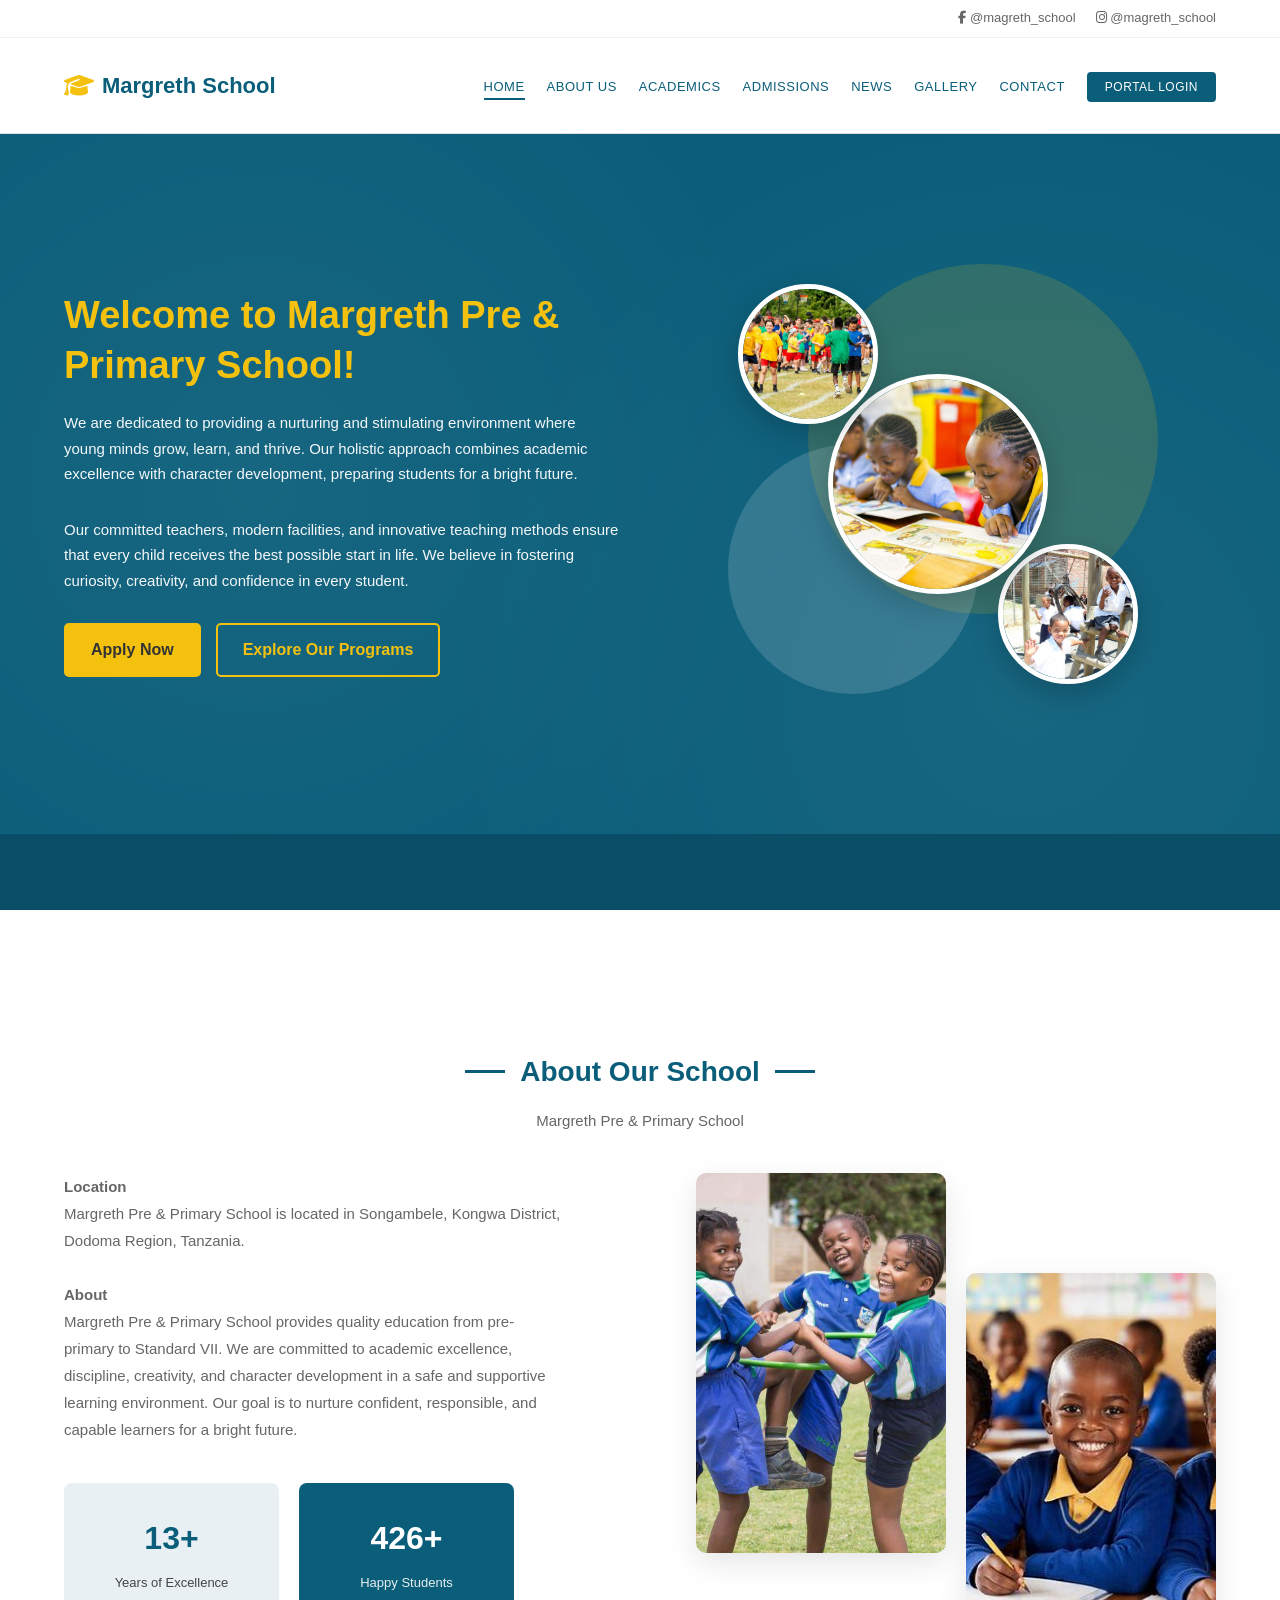
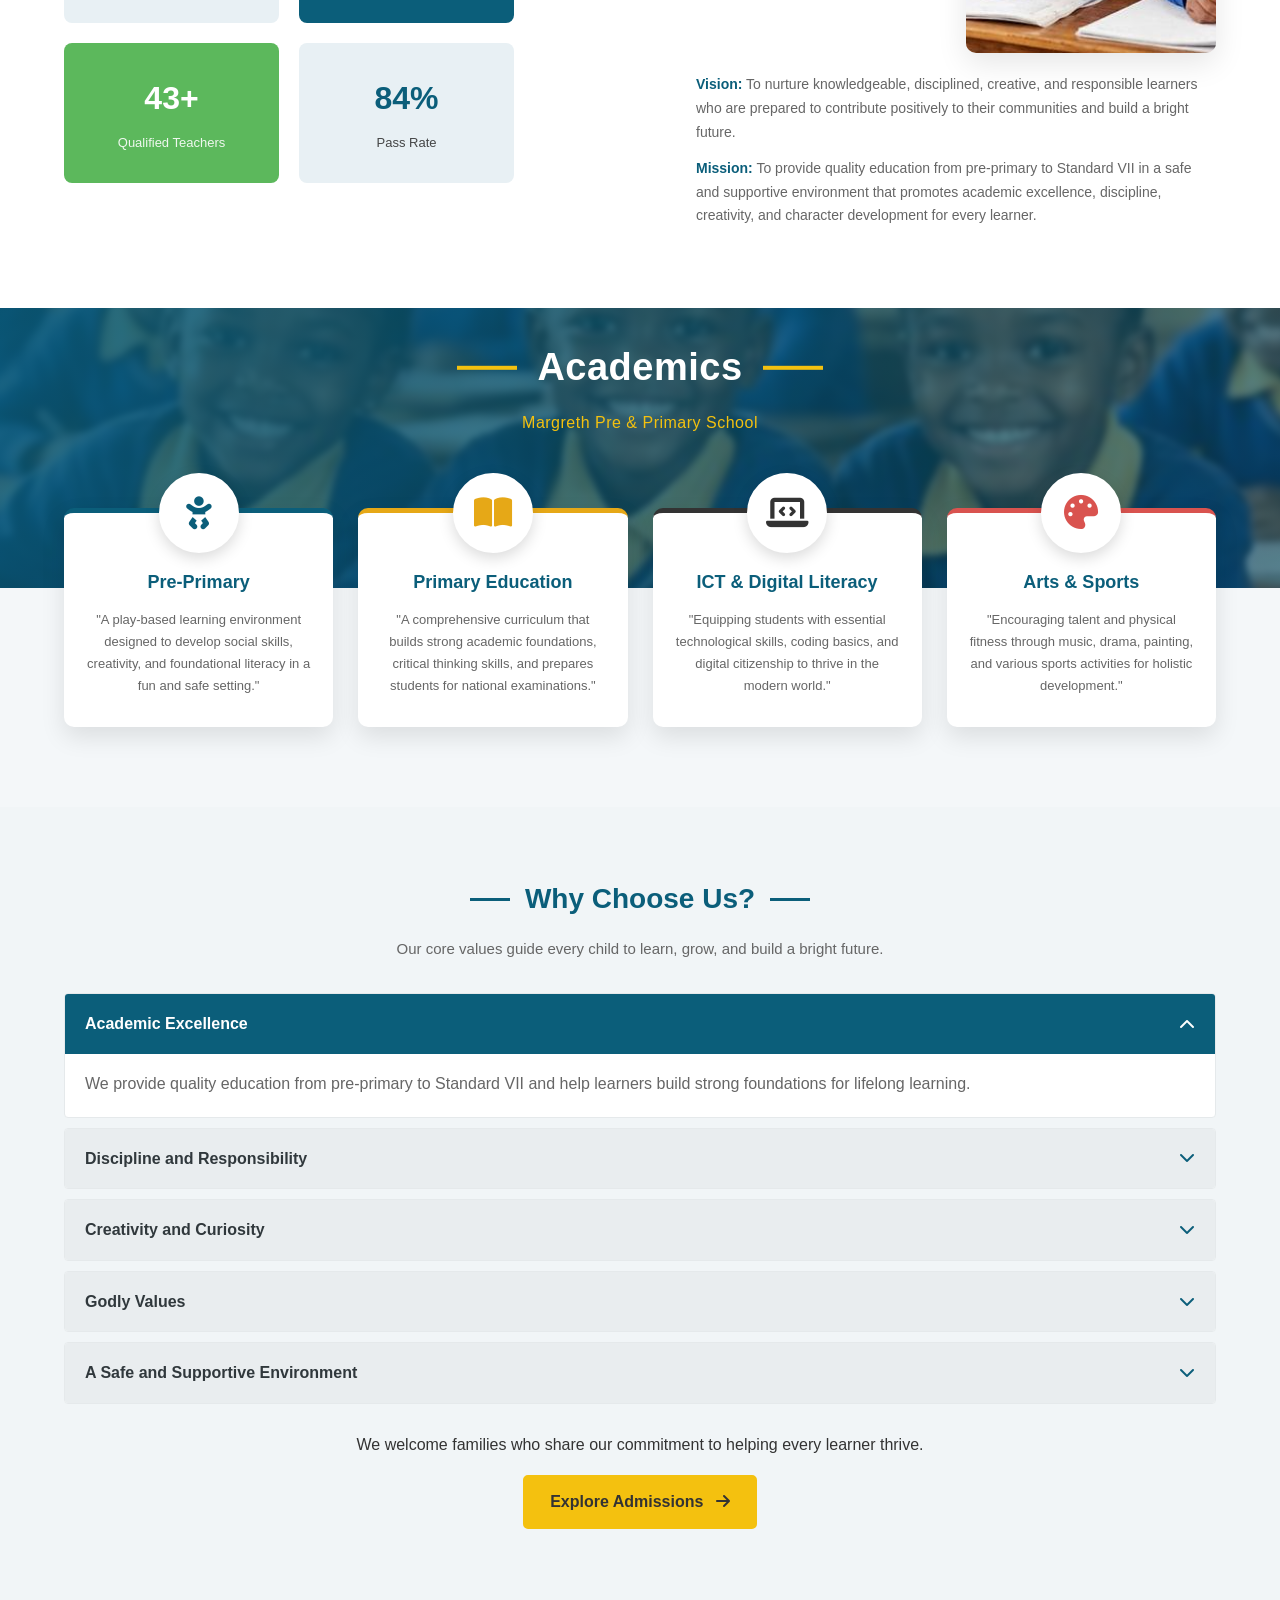
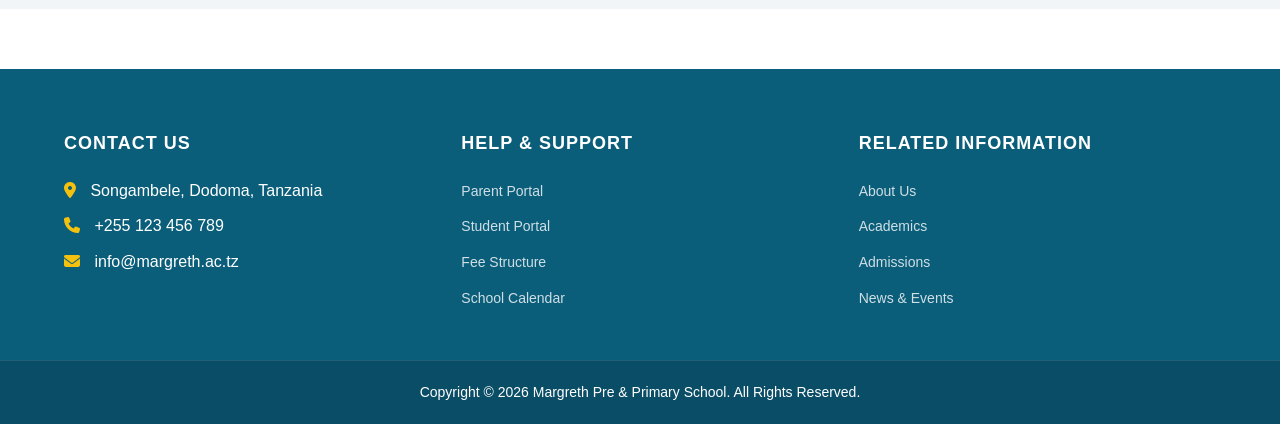
<file: index.html>
<!DOCTYPE html>
<html lang="en">
<head>
    <meta charset="UTF-8">
    <meta name="viewport" content="width=device-width, initial-scale=1.0">
    <title>Margreth Pre and Primary School - Home</title>
    <!-- Font Awesome for Icons -->
    <link rel="stylesheet" href="https://cdnjs.cloudflare.com/ajax/libs/font-awesome/6.4.0/css/all.min.css">
    <!-- Link to External CSS -->
    <link rel="stylesheet" href="css/style.css">
</head>
<body class="home-page">

    <!-- TOP BAR -->
    <div class="top-bar">
        <div class="container">
            <a href="https://www.instagram.com/mkumbwa_106_jr/" target="_blank" rel="noopener noreferrer"><i class="fab fa-facebook-f"></i> @magreth_school</a>
            <a href="https://www.instagram.com/mkumbwa_106_jr/" target="_blank" rel="noopener noreferrer"><i class="fab fa-instagram"></i> @magreth_school</a>
        </div>
    </div>

    <!-- HEADER / NAVIGATION -->
    <header>
        <div class="container">
            <div class="logo">
                <i class="fas fa-graduation-cap"></i>
                <span>Margreth School</span>
            </div>
            <button class="mobile-menu-toggle" type="button" aria-label="Open navigation menu" aria-expanded="false" aria-controls="site-navigation">
                <span class="hamburger-lines" aria-hidden="true"><span></span><span></span><span></span></span>
            </button>
            <nav id="site-navigation">
                <ul>
                    <li><a href="#home" class="active">Home</a></li>
                    <li class="nav-dropdown">
                        <a href="#about" aria-haspopup="true">About Us</a>
                        <ul class="nav-submenu">
                            <li><a href="#about">Who We Are</a></li>
                            <li><a href="school-staff.html">Our School Staff</a></li>
                        </ul>
                    </li>
                    <li class="nav-dropdown">
                        <a href="#academics" aria-haspopup="true">Academics</a>
                        <ul class="nav-submenu">
                            <li><a href="#academics">Programs</a></li>
                            <li><a href="results/index.html">Results</a></li>
                        </ul>
                    </li>
                    <li><a href="admissions/index.html">Admissions</a></li>
                    <li><a href="news/index.html">News</a></li>
                    <li><a href="gallery/index.html">Gallery</a></li>
                    <li><a href="contact.html">Contact</a></li>
                    <li><a href="portal-login.html" class="btn-login">Portal Login</a></li>
                </ul>
            </nav>
        </div>
    </header>

  
   <!-- HERO SECTION -->
    <section class="hero" id="home">
        <div class="container">
            <div class="hero-content">
                <h1>Welcome to Margreth Pre & Primary School!</h1>
                <p>We are dedicated to providing a nurturing and stimulating environment where young minds grow, learn, and thrive. Our holistic approach combines academic excellence with character development, preparing students for a bright future.</p>
                <p>Our committed teachers, modern facilities, and innovative teaching methods ensure that every child receives the best possible start in life. We believe in fostering curiosity, creativity, and confidence in every student.</p>
                <div class="hero-buttons">
                    <a href="admissions/index.html" class="btn btn-primary">Apply Now</a>
                    <a href="#academics" class="btn btn-outline">Explore Our Programs</a>
                </div>
            </div>
            <div class="hero-image">
                <!-- Collage ya Picha za Watoto kwenye Maumbo -->
                <div class="hero-collage">
                    <div class="collage-circle circle-1">
                        <img src="images/child1.jpeg" alt="Student 1">
                    </div>
                    <div class="collage-circle circle-2">
                        <img src="images/child2.jpeg" alt="Student 2">
                    </div>
                    <div class="collage-circle circle-3">
                        <img src="images/child3.jpeg" alt="Student 3">
                    </div>
                    <!-- Mapambo ya maumbo ya bluu nyuma -->
                    <div class="collage-bg bg-1"></div>
                    <div class="collage-bg bg-2"></div>
                </div>
            </div>
        </div>
    </section>

    <!-- PROMO BANNER (Marquee) -->
    <section class="promo-banner">
        <div class="marquee">
            <div class="marquee-content">
                <span><i class="fas fa-check-circle"></i> Experienced and Caring Teachers</span>
                <span><i class="fas fa-check-circle"></i> Modern Learning Facilities</span>
                <span><i class="fas fa-check-circle"></i> Focus on STEM and Arts</span>
                <span><i class="fas fa-star"></i> Nurturing Young Minds for Global Success</span>
                <span><i class="fas fa-check-circle"></i> Enroll Today!</span>
                <!-- Tunarudia ili iwe mstari mrefu usioisha -->
                <span><i class="fas fa-check-circle"></i> Experienced and Caring Teachers</span>
                <span><i class="fas fa-check-circle"></i> Modern Learning Facilities</span>
                <span><i class="fas fa-check-circle"></i> Focus on STEM and Arts</span>
                <span><i class="fas fa-star"></i> Nurturing Young Minds for Global Success</span>
                <span><i class="fas fa-check-circle"></i> Enroll Today!</span>
            </div>
        </div>
    </section>

   <!-- ABOUT OUR SCHOOL SECTION -->
<section class="about-new-section" id="about">
    <div class="container">
        <!-- Title Juu (Kama Tulivyozoea) -->
        <h2 class="section-title">About Our School</h2>
        <p class="section-subtitle">Margreth Pre & Primary School</p>

        <div class="about-grid">
            
            <!-- Kushoto: Text + Cards za Takwimu -->
            <div class="about-left">
                <p class="about-text"><strong>Location</strong><br>Margreth Pre &amp; Primary School is located in Songambele, Kongwa District, Dodoma Region, Tanzania.<br><br><strong>About</strong><br>Margreth Pre &amp; Primary School provides quality education from pre-primary to Standard VII. We are committed to academic excellence, discipline, creativity, and character development in a safe and supportive learning environment. Our goal is to nurture confident, responsible, and capable learners for a bright future.</p>
                
                <!-- Cards za Takwimu -->
                <div class="stats-grid">
                    <div class="stat-card stat-blue">
                        <h3>15+</h3>
                        <p>Years of Excellence</p>
                    </div>
                    <div class="stat-card stat-dark">
                        <h3>500+</h3>
                        <p>Happy Students</p>
                    </div>
                    <div class="stat-card stat-green">
                        <h3>50+</h3>
                        <p>Qualified Teachers</p>
                    </div>
                    <div class="stat-card stat-light">
                        <h3>98%</h3>
                        <p>Pass Rate</p>
                    </div>
                </div>
            </div>

            <!-- Kulia: Picha Mbili -->
            <div class="about-right">
                <div class="about-image-pair">
                    <div class="about-image image-1">
                        <img src="images/about-1.jpeg" alt="Students at Margreth School">
                    </div>
                    <div class="about-image image-2">
                        <img src="images/about-2.jpeg" alt="Classroom at Margreth School">
                    </div>
                </div>
                <div class="vision-mission-lines">
                    <p><strong>Vision:</strong> To nurture knowledgeable, disciplined, creative, and responsible learners who are prepared to contribute positively to their communities and build a bright future.</p>
                    <p><strong>Mission:</strong> To provide quality education from pre-primary to Standard VII in a safe and supportive environment that promotes academic excellence, discipline, creativity, and character development for every learner.</p>
                </div>
            </div>

        </div>
    </div>
</section>

  <!-- ACADEMICS SECTION -->
<section class="academics-section" id="academics">
    
    <!-- Banner Kubwa ya Juu (Na Section Title Juu Yake) -->
    <div class="academics-hero">
        <img src="images/about-2.jpeg" alt="Academics at Margreth Pre & Primary School">
        <div class="academics-hero-overlay"></div>
        
        <!-- Section Title Juu ya Picha -->
       <div class="academics-hero-content">
            <h2 class="section-title-light">Academics</h2>
            <p class="section-subtitle-light">Margreth Pre & Primary School</p>
        </div>
    </div>

    <!-- Cards za Programs (Chini ya Banner) -->
    <div class="academics-cards-wrapper">
        <div class="academics-cards">
            
            <!-- Card 1: Pre-Primary -->
            <div class="academic-card card-blue">
                <div class="card-circle">
                    <i class="fas fa-baby"></i>
                </div>
                <div class="card-body">
                    <h3>Pre-Primary</h3>
                    <p>"A play-based learning environment designed to develop social skills, creativity, and foundational literacy in a fun and safe setting."</p>
                </div>
            </div>

            <!-- Card 2: Primary Education -->
            <div class="academic-card card-yellow">
                <div class="card-circle">
                    <i class="fas fa-book-open"></i>
                </div>
                <div class="card-body">
                    <h3>Primary Education</h3>
                    <p>"A comprehensive curriculum that builds strong academic foundations, critical thinking skills, and prepares students for national examinations."</p>
                </div>
            </div>

            <!-- Card 3: ICT -->
            <div class="academic-card card-dark">
                <div class="card-circle">
                    <i class="fas fa-laptop-code"></i>
                </div>
                <div class="card-body">
                    <h3>ICT & Digital Literacy</h3>
                    <p>"Equipping students with essential technological skills, coding basics, and digital citizenship to thrive in the modern world."</p>
                </div>
            </div>

            <!-- Card 4: Arts & Sports -->
            <div class="academic-card card-orange">
                <div class="card-circle">
                    <i class="fas fa-palette"></i>
                </div>
                <div class="card-body">
                    <h3>Arts & Sports</h3>
                    <p>"Encouraging talent and physical fitness through music, drama, painting, and various sports activities for holistic development."</p>
                </div>
            </div>

        </div>
    </div>

</section>

<!-- WHY CHOOSE US / CORE VALUES -->
<section class="join-school-section" id="why-join">
    <div class="container">
        <h2 class="section-title">Why Choose Us?</h2>
        <p class="section-subtitle">Our core values guide every child to learn, grow, and build a bright future.</p>

        <div class="join-school-reasons">
            <details class="join-reason" open>
                <summary>Academic Excellence</summary>
                <p>We provide quality education from pre-primary to Standard VII and help learners build strong foundations for lifelong learning.</p>
            </details>
            <details class="join-reason">
                <summary>Discipline and Responsibility</summary>
                <p>We encourage respect, self-discipline, and responsibility so learners can make positive choices in school and in their communities.</p>
            </details>
            <details class="join-reason">
                <summary>Creativity and Curiosity</summary>
                <p>We nurture curiosity, creative thinking, and problem-solving through engaging lessons and opportunities to explore new ideas.</p>
            </details>
            <details class="join-reason">
                <summary>Godly Values</summary>
                <p>We nurture every child in godly values such as love, honesty, respect, kindness, and responsibility, helping them grow into caring and principled individuals.</p>
            </details>
            <details class="join-reason">
                <summary>A Safe and Supportive Environment</summary>
                <p>We create a welcoming place where every child feels supported, can participate, build friendships, and enjoy learning.</p>
            </details>
        </div>

        <div class="join-school-action">
            <p>We welcome families who share our commitment to helping every learner thrive.</p>
            <a href="admissions/index.html" class="btn btn-primary">Explore Admissions <i class="fas fa-arrow-right"></i></a>
        </div>
    </div>
</section>


    <!-- FOOTER -->
    <footer>
        <div class="container">
            <div class="footer-grid">
                <div class="footer-col">
                    <h4>Contact Us</h4>
                    <ul>
                        <li><i class="fas fa-map-marker-alt"></i> Songambele, Dodoma, Tanzania</li>
                        <li><i class="fas fa-phone"></i> +255 123 456 789</li>
                        <li><i class="fas fa-envelope"></i> info@margreth.ac.tz</li>
                    </ul>
                </div>
                <div class="footer-col">
                    <h4>Help & Support</h4>
                    <ul>
                        <li><a href="#">Parent Portal</a></li>
                        <li><a href="#">Student Portal</a></li>
                        <li><a href="#">Fee Structure</a></li>
                        <li><a href="#">School Calendar</a></li>
                    </ul>
                </div>
                <div class="footer-col">
                    <h4>Related Information</h4>
                    <ul>
                        <li><a href="about.html">About Us</a></li>
                        <li><a href="academics/index.html">Academics</a></li>
                        <li><a href="admissions/index.html">Admissions</a></li>
                        <li><a href="news/index.html">News & Events</a></li>
                    </ul>
                </div>
            </div>
        </div>
        <div class="footer-bottom">
            <p>Copyright &copy; 2026 Margreth Pre & Primary School. All Rights Reserved.</p>
        </div>
    </footer>

      <script src="js/main.js"></script>

</body>
</html>
</file>
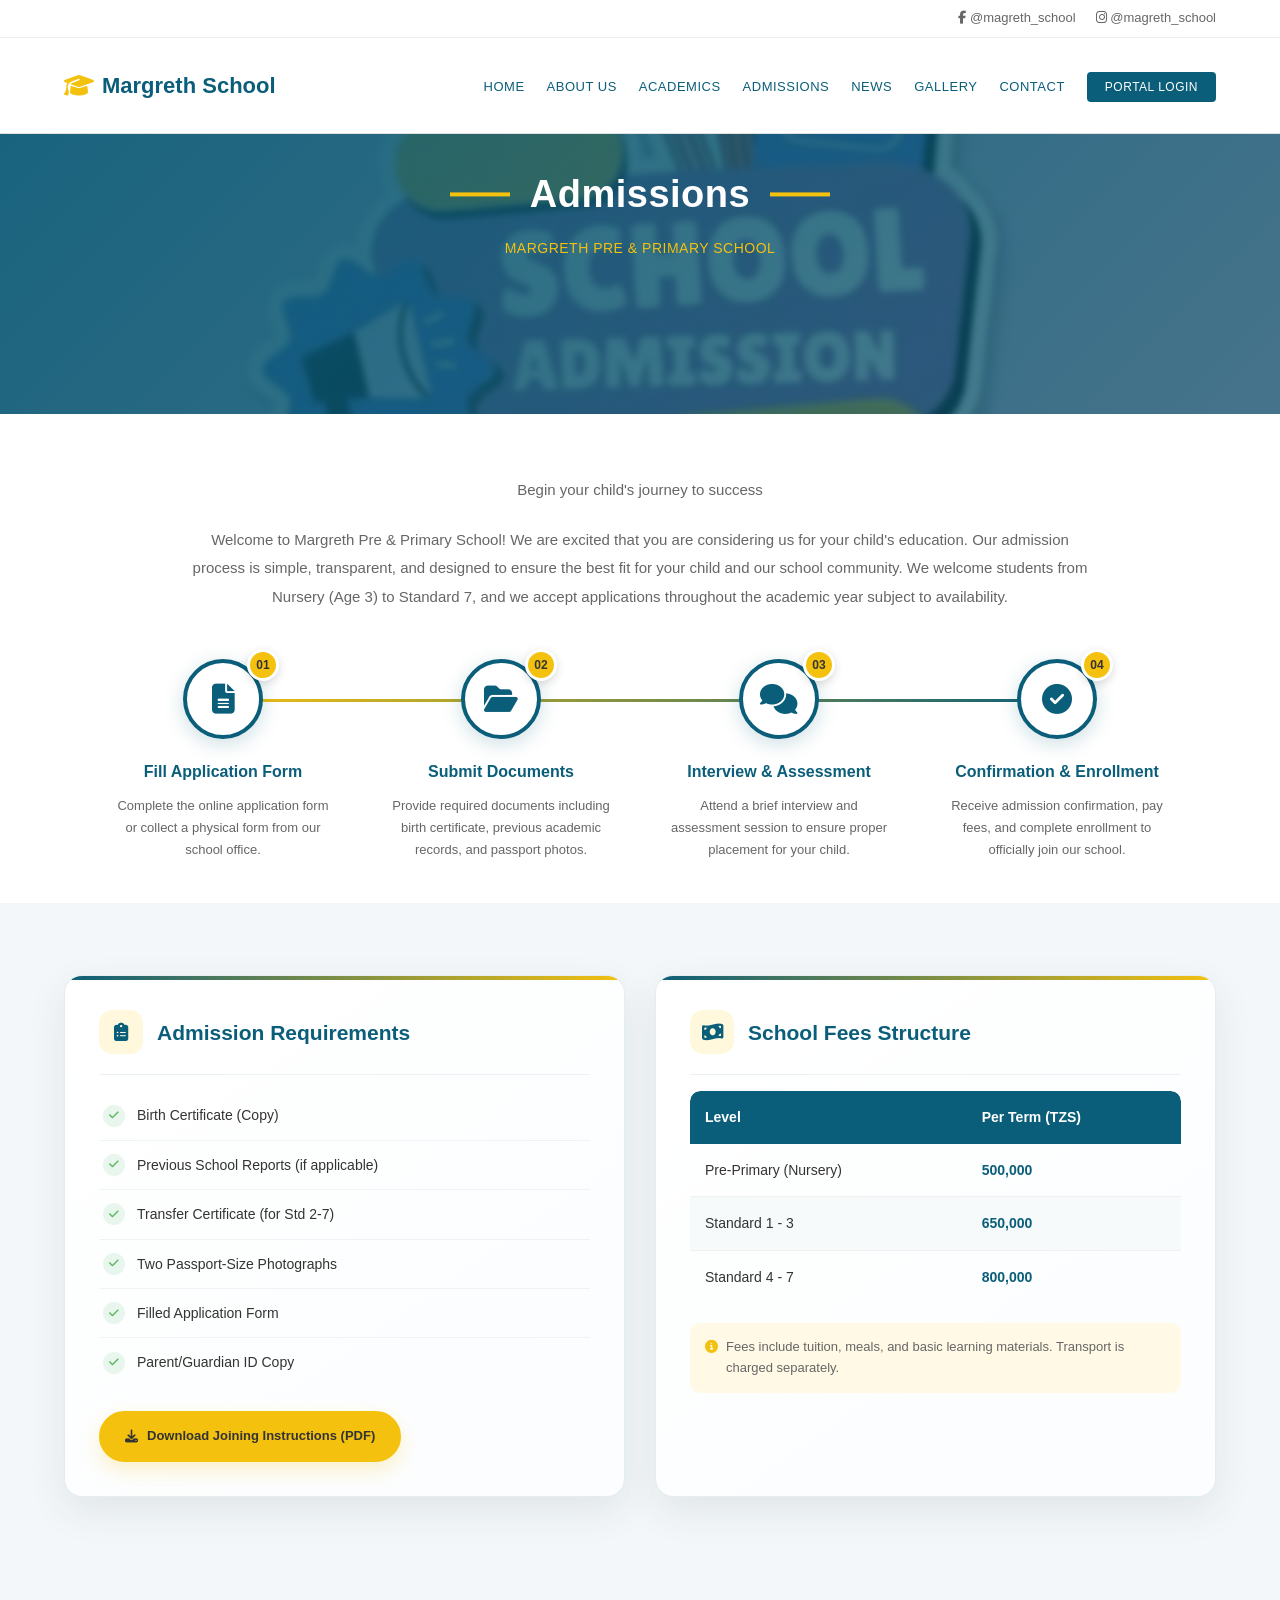
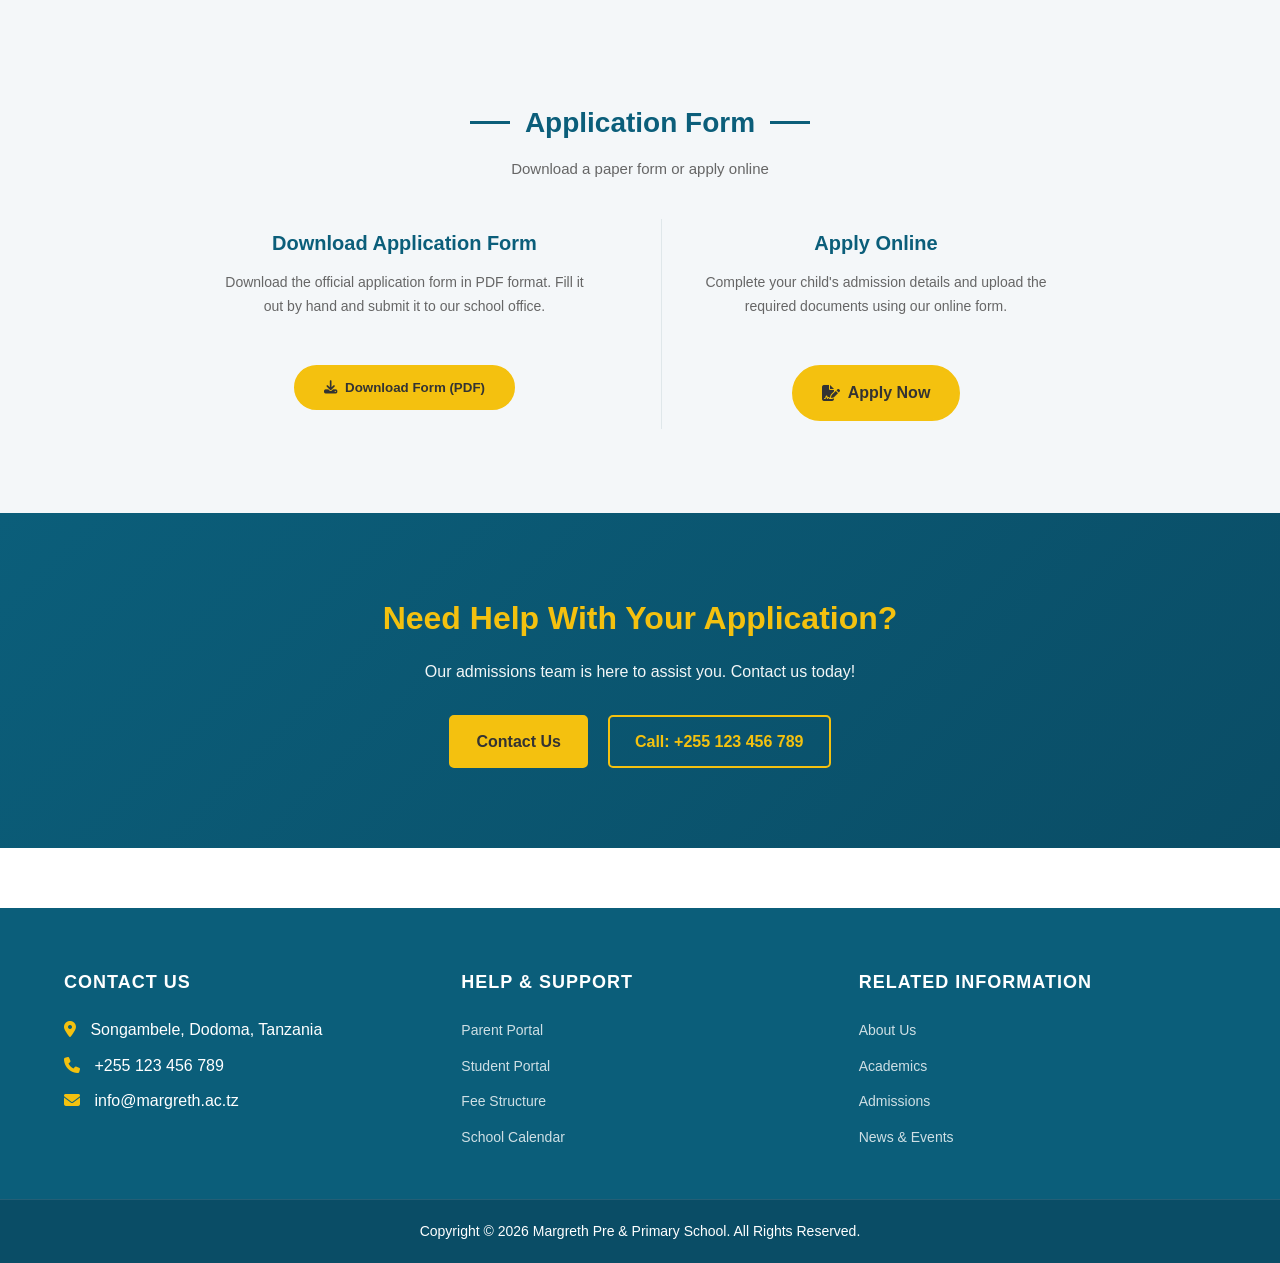
<file: admissions/index.html>
<!DOCTYPE html>
<html lang="en">
<head>
    <meta charset="UTF-8">
    <meta name="viewport" content="width=device-width, initial-scale=1.0">
    <title>Admissions - Margreth Pre & Primary School</title>
    <!-- Font Awesome for Icons -->
    <link rel="stylesheet" href="https://cdnjs.cloudflare.com/ajax/libs/font-awesome/6.4.0/css/all.min.css">
    <!-- Link to External CSS -->
    <link rel="stylesheet" href="../css/style.css">
</head>
<body>

    <!-- TOP BAR -->
    <div class="top-bar">
        <div class="container">
            <a href="https://www.instagram.com/mkumbwa_106_jr/" target="_blank" rel="noopener noreferrer"><i class="fab fa-facebook-f"></i> @magreth_school</a>
            <a href="https://www.instagram.com/mkumbwa_106_jr/" target="_blank" rel="noopener noreferrer"><i class="fab fa-instagram"></i> @magreth_school</a>
        </div>
    </div>

    <!-- HEADER / NAVIGATION -->
    <header>
        <div class="container">
            <div class="logo">
                <i class="fas fa-graduation-cap"></i>
                <span>Margreth School</span>
            </div>
            <button class="mobile-menu-toggle" type="button" aria-label="Open navigation menu" aria-expanded="false" aria-controls="site-navigation">
                <span class="hamburger-lines" aria-hidden="true"><span></span><span></span><span></span></span>
            </button>
            <nav id="site-navigation">
                <ul>
                    <li><a href="../index.html">Home</a></li>
                    <li class="nav-dropdown">
                        <a href="../index.html#about" aria-haspopup="true">About Us</a>
                        <ul class="nav-submenu">
                            <li><a href="../index.html#about">Who We Are</a></li>
                            <li><a href="../school-staff.html">Our School Staff</a></li>
                        </ul>
                    </li>
                    <li class="nav-dropdown">
                        <a href="../index.html#academics" aria-haspopup="true">Academics</a>
                        <ul class="nav-submenu">
                            <li><a href="../index.html#academics">Programs</a></li>
                            <li><a href="../results/index.html">Results</a></li>
                        </ul>
                    </li>
                    <li><a href="index.html" class="active">Admissions</a></li>
                    <li><a href="../news/index.html">News</a></li>
                    <li><a href="../gallery/index.html">Gallery</a></li>
                    <li><a href="../contact.html">Contact</a></li>
                    <li><a href="../portal-login.html" class="btn-login">Portal Login</a></li>
                </ul>
            </nav>
        </div>
    </header>

    <!-- ADMISSIONS PAGE BANNER -->
    <section class="page-hero admissions-hero">
        <img src="../images/admissions-banner.jpeg" alt="Welcome to Margreth Pre & Primary School">
        <div class="page-hero-overlay"></div>
        <div class="page-hero-content">
            <h2 class="section-title-light">Admissions</h2>
            <p class="section-subtitle-light">Margreth Pre & Primary School</p>
        </div>
    </section>

    <!-- ADMISSIONS INTRO -->
    <section class="admissions-intro">
        <div class="container">
     
            <p class="section-subtitle">Begin your child's journey to success</p>
            
            <div class="intro-text">
                <p>Welcome to Margreth Pre & Primary School! We are excited that you are considering us for your child's education. Our admission process is simple, transparent, and designed to ensure the best fit for your child and our school community. We welcome students from Nursery (Age 3) to Standard 7, and we accept applications throughout the academic year subject to availability.</p>
            </div>
             <div class="process-timeline">
                
                <!-- Step 1 -->
                <div class="process-step">
                    <div class="step-circle">
                        <i class="fas fa-file-alt"></i>
                    </div>
                    <div class="step-number-badge">01</div>
                    <h3>Fill Application Form</h3>
                    <p>Complete the online application form or collect a physical form from our school office.</p>
                </div>

                <!-- Step 2 -->
                <div class="process-step">
                    <div class="step-circle">
                        <i class="fas fa-folder-open"></i>
                    </div>
                    <div class="step-number-badge">02</div>
                    <h3>Submit Documents</h3>
                    <p>Provide required documents including birth certificate, previous academic records, and passport photos.</p>
                </div>

                <!-- Step 3 -->
                <div class="process-step">
                    <div class="step-circle">
                        <i class="fas fa-comments"></i>
                    </div>
                    <div class="step-number-badge">03</div>
                    <h3>Interview & Assessment</h3>
                    <p>Attend a brief interview and assessment session to ensure proper placement for your child.</p>
                </div>

                <!-- Step 4 -->
                <div class="process-step">
                    <div class="step-circle">
                        <i class="fas fa-check-circle"></i>
                    </div>
                    <div class="step-number-badge">04</div>
                    <h3>Confirmation & Enrollment</h3>
                    <p>Receive admission confirmation, pay fees, and complete enrollment to officially join our school.</p>
                </div>

            </div>
        </div>
    </section>

    

    <!-- REQUIREMENTS & FEES -->
    <section class="requirements-section">
        <div class="container">
            <div class="requirements-grid">
                
                <!-- Left: Requirements -->
                <div class="requirements-box">
                    <h3><i class="fas fa-clipboard-list"></i> Admission Requirements</h3>
                    <ul>
                        <li><i class="fas fa-check"></i> Birth Certificate (Copy)</li>
                        <li><i class="fas fa-check"></i> Previous School Reports (if applicable)</li>
                        <li><i class="fas fa-check"></i> Transfer Certificate (for Std 2-7)</li>
                        <li><i class="fas fa-check"></i> Two Passport-Size Photographs</li>
                        <li><i class="fas fa-check"></i> Filled Application Form</li>
                        <li><i class="fas fa-check"></i> Parent/Guardian ID Copy</li>
                    </ul>
                    <div class="joining-instructions-download">
                        <a href="joining-instructions.pdf" class="btn btn-primary" download>
                            <i class="fas fa-download" aria-hidden="true"></i> Download Joining Instructions (PDF)
                        </a>
                    </div>
                </div>

                <!-- Right: Fees -->
                <div class="fees-box">
                    <h3><i class="fas fa-money-bill-wave"></i> School Fees Structure</h3>
                    <table class="fees-table">
                        <thead>
                            <tr>
                                <th>Level</th>
                                <th>Per Term (TZS)</th>
                            </tr>
                        </thead>
                        <tbody>
                            <tr>
                                <td>Pre-Primary (Nursery)</td>
                                <td>500,000</td>
                            </tr>
                            <tr>
                                <td>Standard 1 - 3</td>
                                <td>650,000</td>
                            </tr>
                            <tr>
                                <td>Standard 4 - 7</td>
                                <td>800,000</td>
                            </tr>
                        </tbody>
                    </table>
                    <p class="fees-note"><i class="fas fa-info-circle"></i> Fees include tuition, meals, and basic learning materials. Transport is charged separately.</p>
                </div>

            </div>
        </div>
    </section>

    <!-- APPLICATION FORM -->
<section class="application-section">
    <div class="container">
        
        <!-- Kichwa cha Sehemu -->
        <h2 class="section-title">Application Form</h2>
        <p class="section-subtitle">Download a paper form or apply online</p>

        <div class="apply-options">
            <div class="apply-option">
                <h3>Download Application Form</h3>
                <p>Download the official application form in PDF format. Fill it out by hand and submit it to our school office.</p>
                <button class="btn btn-primary" type="button" onclick="window.print()">
                    <i class="fas fa-download"></i> Download Form (PDF)
                </button>
            </div>

            <div class="apply-option">
                <h3>Apply Online</h3>
                <p>Complete your child's admission details and upload the required documents using our online form.</p>
                <a class="btn btn-primary" href="apply.html">
                    <i class="fas fa-file-signature" aria-hidden="true"></i> Apply Now
                </a>
            </div>
        </div>



    </div>
</section>

    <!-- Printable application form; use the button above and choose Save as PDF. -->
    <div class="a4-form-print">
        <div class="form-letterhead">
            <div class="letterhead-logo"><i class="fas fa-graduation-cap"></i></div>
            <div class="letterhead-text">
                <h1>Margreth Pre & Primary School</h1>
                <p>Songambele, Dodoma, Tanzania | +255 123 456 789</p>
            </div>
        </div>
        <div class="form-title">
            <h2>Student Application Form</h2>
            <p>Please complete this form in clear block letters.</p>
        </div>
        <div class="form-section-block">
            <div class="section-bar">Student Information</div>
            <table class="form-table"><tbody>
                <tr><td class="label-cell">Full Name</td><td class="input-cell" colspan="3"></td></tr>
                <tr><td class="label-cell">Date of Birth</td><td class="input-cell"></td><td class="label-cell">Gender</td><td class="input-cell"></td></tr>
                <tr><td class="label-cell">Class Applying For</td><td class="input-cell"></td><td class="label-cell">Nationality</td><td class="input-cell"></td></tr>
                <tr><td class="label-cell">Home Address</td><td class="input-cell" colspan="3"></td></tr>
                <tr><td class="label-cell">Previous School</td><td class="input-cell" colspan="3"></td></tr>
            </tbody></table>
        </div>
        <div class="form-section-block">
            <div class="section-bar">Parent / Guardian Information</div>
            <table class="form-table"><tbody>
                <tr><td class="label-cell">Full Name</td><td class="input-cell" colspan="3"></td></tr>
                <tr><td class="label-cell">Relationship</td><td class="input-cell"></td><td class="label-cell">Phone</td><td class="input-cell"></td></tr>
                <tr><td class="label-cell">Email</td><td class="input-cell" colspan="3"></td></tr>
                <tr><td class="label-cell">Occupation</td><td class="input-cell"></td><td class="label-cell">ID Number</td><td class="input-cell"></td></tr>
            </tbody></table>
        </div>
        <div class="form-section-block">
            <div class="section-bar">Documents Checklist</div>
            <table class="form-table"><tbody>
                <tr><td>☐ Birth certificate copy</td><td>☐ Previous school reports (if applicable)</td></tr>
                <tr><td>☐ Transfer certificate (Std 2–7)</td><td>☐ Two passport-size photographs</td></tr>
                <tr><td>☐ Parent/guardian ID copy</td><td>☐ Application form completed</td></tr>
            </tbody></table>
        </div>
        <div class="form-section-block">
            <div class="section-bar">Declaration</div>
            <p class="declaration-text">I confirm that the information provided is accurate and complete. I agree to follow the school rules and admission procedures.</p>
            <table class="form-table signature-table"><tbody>
                <tr><td>Parent/Guardian Signature: __________________________</td><td>Date: __________________</td></tr>
            </tbody></table>
        </div>
        <div class="form-footer"><p>For office use only: Admission status __________________ Class __________ Date received __________</p></div>
    </div>

    <!-- CTA SECTION -->
    <section class="cta-section">
        <div class="container">
            <h2>Need Help With Your Application?</h2>
            <p>Our admissions team is here to assist you. Contact us today!</p>
            <div class="cta-buttons">
                <a href="../contact.html" class="btn btn-primary">Contact Us</a>
                <a href="tel:+255123456789" class="btn btn-outline">Call: +255 123 456 789</a>
            </div>
        </div>
    </section>

    <!-- FOOTER -->
    <footer>
        <div class="container">
            <div class="footer-grid">
                <div class="footer-col">
                    <h4>Contact Us</h4>
                    <ul>
                        <li><i class="fas fa-map-marker-alt"></i> Songambele, Dodoma, Tanzania</li>
                        <li><i class="fas fa-phone"></i> +255 123 456 789</li>
                        <li><i class="fas fa-envelope"></i> info@margreth.ac.tz</li>
                    </ul>
                </div>
                <div class="footer-col">
                    <h4>Help & Support</h4>
                    <ul>
                        <li><a href="#">Parent Portal</a></li>
                        <li><a href="#">Student Portal</a></li>
                        <li><a href="#">Fee Structure</a></li>
                        <li><a href="#">School Calendar</a></li>
                    </ul>
                </div>
                <div class="footer-col">
                    <h4>Related Information</h4>
                    <ul>
                        <li><a href="../index.html#about">About Us</a></li>
                        <li><a href="../index.html#academics">Academics</a></li>
                        <li><a href="index.html">Admissions</a></li>
                        <li><a href="../news/index.html">News & Events</a></li>
                    </ul>
                </div>
            </div>
        </div>
        <div class="footer-bottom">
            <p>Copyright &copy; 2026 Margreth Pre & Primary School. All Rights Reserved.</p>
        </div>
    </footer>

    <!-- JavaScript File -->
    <script src="../js/main.js"></script>


</body>
</html>
</file>
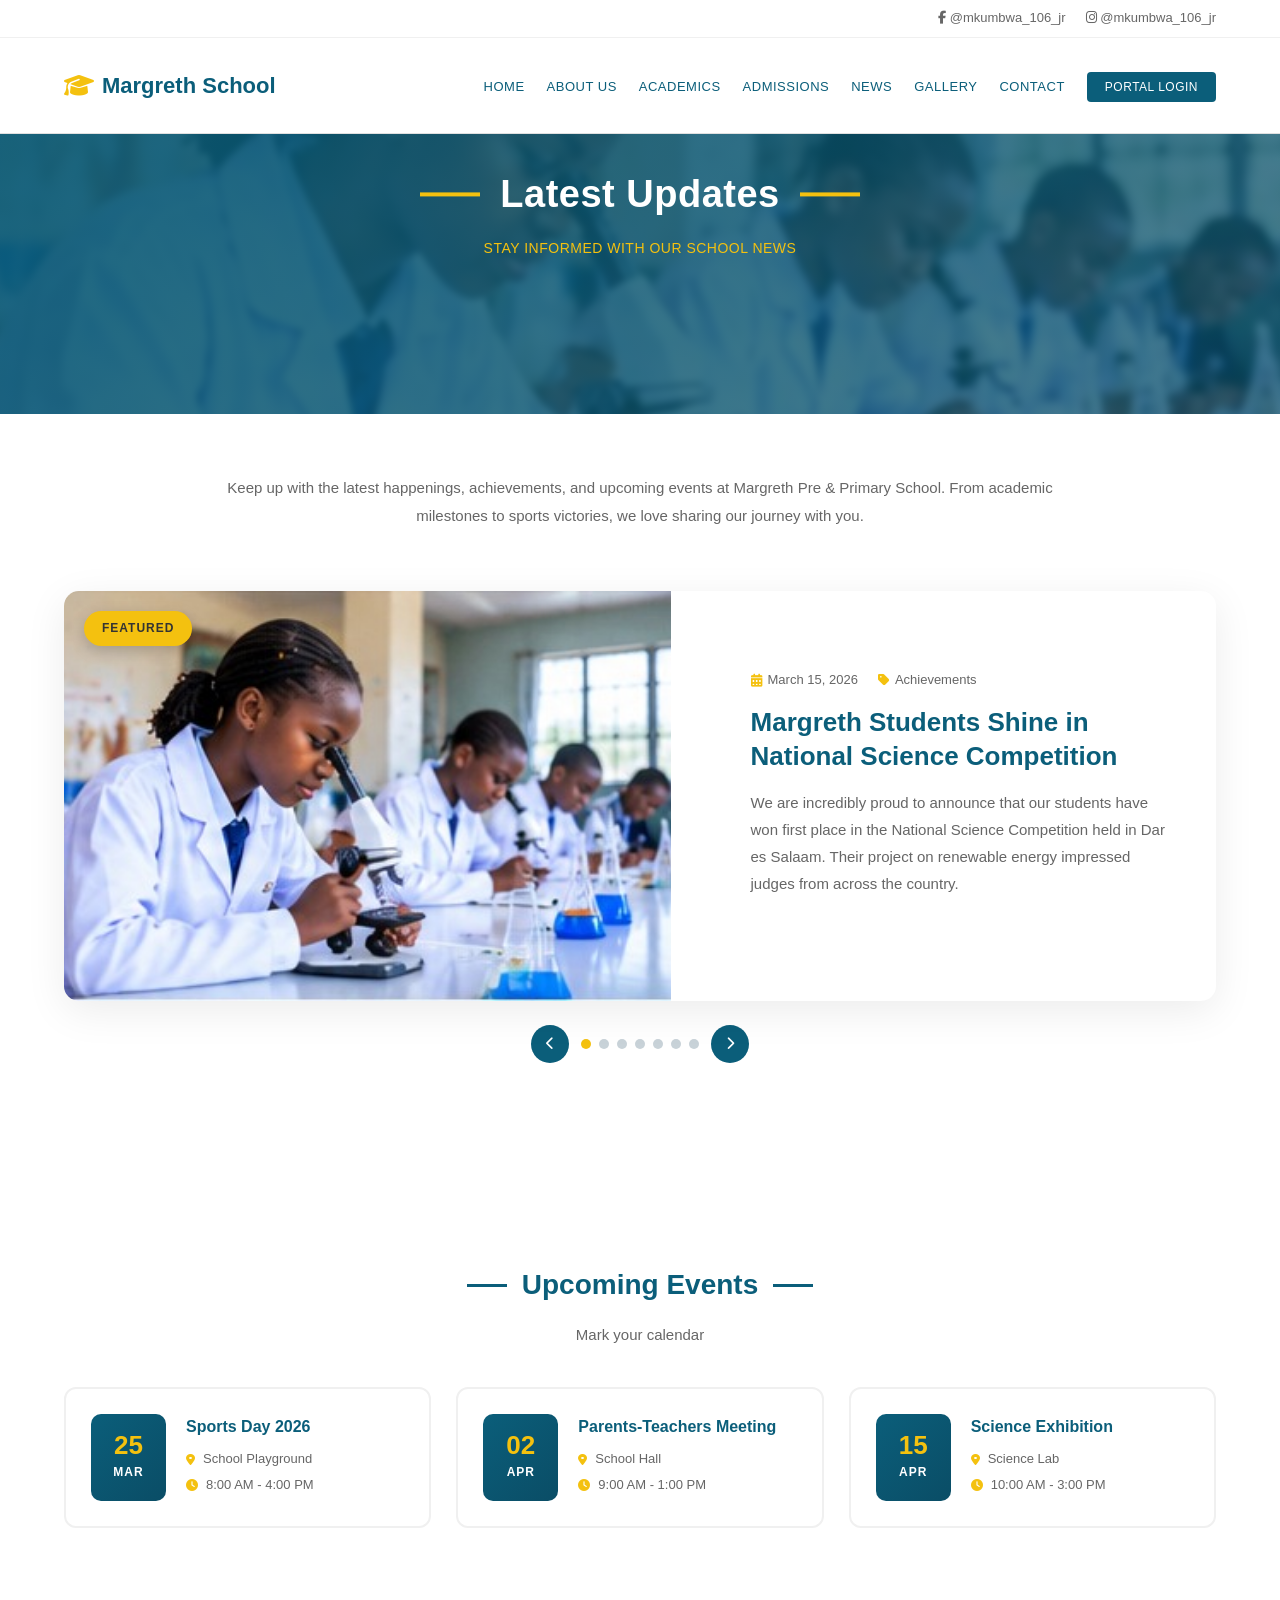
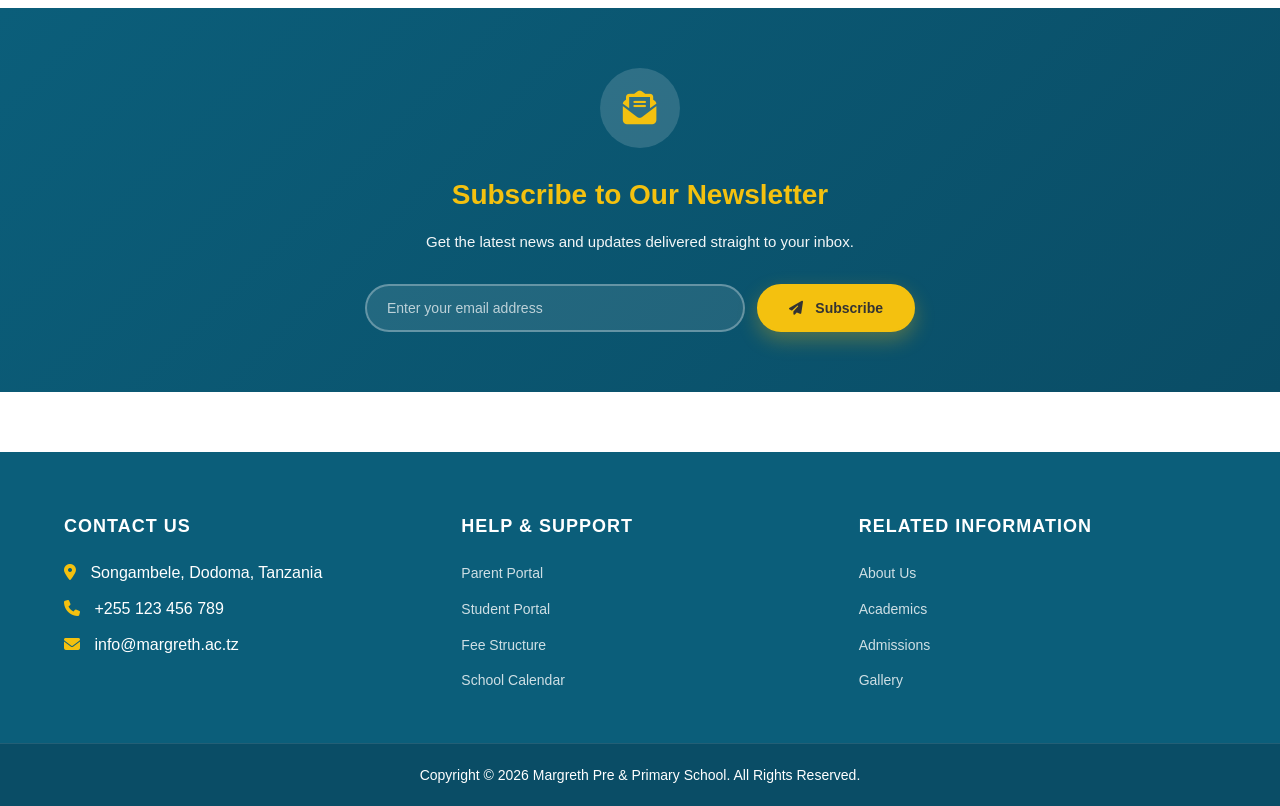
<file: news/index.html>
<!DOCTYPE html>
<html lang="en">
<head>
    <meta charset="UTF-8">
    <meta name="viewport" content="width=device-width, initial-scale=1.0">
    <title>News & Events - Margreth Pre & Primary School</title>
    <!-- Font Awesome for Icons -->
    <link rel="stylesheet" href="https://cdnjs.cloudflare.com/ajax/libs/font-awesome/6.4.0/css/all.min.css">
    <!-- Link to External CSS -->
    <link rel="stylesheet" href="../css/style.css">
</head>
<body>

    <!-- TOP BAR -->
    <div class="top-bar">
        <div class="container">
            <a href="https://www.instagram.com/mkumbwa_106_jr/" target="_blank" rel="noopener noreferrer"><i class="fab fa-facebook-f"></i> @mkumbwa_106_jr</a>
            <a href="https://www.instagram.com/mkumbwa_106_jr/" target="_blank" rel="noopener noreferrer"><i class="fab fa-instagram"></i> @mkumbwa_106_jr</a>
        </div>
    </div>

    <!-- HEADER / NAVIGATION -->
    <header>
        <div class="container">
            <div class="logo">
                <i class="fas fa-graduation-cap"></i>
                <span>Margreth School</span>
            </div>
            <button class="mobile-menu-toggle" type="button" aria-label="Open navigation menu" aria-expanded="false" aria-controls="site-navigation">
                <span class="hamburger-lines" aria-hidden="true"><span></span><span></span><span></span></span>
            </button>
            <nav id="site-navigation">
                <ul>
                    <li><a href="../index.html">Home</a></li>
                    <li class="nav-dropdown">
                        <a href="../index.html#about" aria-haspopup="true">About Us</a>
                        <ul class="nav-submenu">
                            <li><a href="../index.html#about">Who We Are</a></li>
                            <li><a href="../school-staff.html">Our School Staff</a></li>
                        </ul>
                    </li>
                    <li class="nav-dropdown">
                        <a href="../index.html#academics" aria-haspopup="true">Academics</a>
                        <ul class="nav-submenu">
                            <li><a href="../index.html#academics">Programs</a></li>
                            <li><a href="../results/index.html">Results</a></li>
                        </ul>
                    </li>
                    <li><a href="../admissions/index.html">Admissions</a></li>
                    <li><a href="index.html" class="active">News</a></li>
                    <li><a href="../gallery/index.html">Gallery</a></li>
                    <li><a href="../contact.html">Contact</a></li>
                    <li><a href="../portal-login.html" class="btn-login">Portal Login</a></li>
                </ul>
            </nav>
        </div>
    </header>

    <!-- PAGE HERO / BANNER -->
    <section class="page-hero news-page-hero">
        <img src="../images/science-activity.jpg" alt="Students taking part in a school science activity">
        <div class="page-hero-overlay"></div>
        <div class="page-hero-content">
           <h2 class="section-title-light">Latest Updates</h2>
            <p class="section-subtitle-light">Stay informed with our school news</p>
        </div>
    </section>

    <!-- NEWS INTRO -->
    <section class="news-intro">
        <div class="container">
            
            
            <div class="intro-text">
                <p>Keep up with the latest happenings, achievements, and upcoming events at Margreth Pre & Primary School. From academic milestones to sports victories, we love sharing our journey with you.</p>
            </div>
        </div>
    </section>

    <!-- NEWS SLIDER -->
    <section class="featured-news-section news-slider" aria-label="Latest news">
        <div class="container">
            <div class="news-slides">
                <article class="featured-news news-slide is-active" aria-hidden="false">
                    <div class="featured-news-image">
                        <img src="../images/science-activity.jpg" alt="Margreth Students Shine in National Science Competition">
                        <span class="featured-badge">Featured</span>
                    </div>
                    <div class="featured-news-content">
                        <div class="news-meta">
                            <span class="news-date"><i class="fas fa-calendar-alt"></i> March 15, 2026</span>
                            <span class="news-category"><i class="fas fa-tag"></i> Achievements</span>
                        </div>
                        <h3>Margreth Students Shine in National Science Competition</h3>
                        <p>We are incredibly proud to announce that our students have won first place in the National Science Competition held in Dar es Salaam. Their project on renewable energy impressed judges from across the country.</p>
                    </div>
                </article>

                <article class="featured-news news-slide" aria-hidden="true">
                    <div class="featured-news-image">
                        <img src="../images/football-training.jpg" alt="Football Team Wins Regional Championship">
                        <span class="featured-badge">Sports</span>
                    </div>
                    <div class="featured-news-content">
                        <div class="news-meta">
                            <span class="news-date"><i class="fas fa-calendar-alt"></i> March 10, 2026</span>
                            <span class="news-category"><i class="fas fa-tag"></i> Sports</span>
                        </div>
                        <h3>Football Team Wins Regional Championship</h3>
                        <p>Our football team brought home the trophy after an exciting final match against Kilimani Primary School.</p>
                    </div>
                </article>

                <article class="featured-news news-slide" aria-hidden="true">
                    <div class="featured-news-image">
                        <img src="../images/cultural-day.jpg" alt="Annual Cultural Day Celebration a Huge Success">
                        <span class="featured-badge">Events</span>
                    </div>
                    <div class="featured-news-content">
                        <div class="news-meta">
                            <span class="news-date"><i class="fas fa-calendar-alt"></i> March 5, 2026</span>
                            <span class="news-category"><i class="fas fa-tag"></i> Events</span>
                        </div>
                        <h3>Annual Cultural Day Celebration a Huge Success</h3>
                        <p>Students showcased their talents in music, dance, and drama, celebrating the rich diversity of our community.</p>
                    </div>
                </article>

                <article class="featured-news news-slide" aria-hidden="true">
                    <div class="featured-news-image">
                        <img src="../images/library-reading.jpg" alt="New Library Officially Opened">
                        <span class="featured-badge">Campus</span>
                    </div>
                    <div class="featured-news-content">
                        <div class="news-meta">
                            <span class="news-date"><i class="fas fa-calendar-alt"></i> February 28, 2026</span>
                            <span class="news-category"><i class="fas fa-tag"></i> Campus</span>
                        </div>
                        <h3>New Library Officially Opened</h3>
                        <p>Our brand new library is now open, providing students with over 5,000 books and a modern reading space.</p>
                    </div>
                </article>

                <article class="featured-news news-slide" aria-hidden="true">
                    <div class="featured-news-image">
                        <img src="../images/science-activity.jpg" alt="Annual Science Fair Showcases Innovation">
                        <span class="featured-badge">Academics</span>
                    </div>
                    <div class="featured-news-content">
                        <div class="news-meta">
                            <span class="news-date"><i class="fas fa-calendar-alt"></i> February 20, 2026</span>
                            <span class="news-category"><i class="fas fa-tag"></i> Academics</span>
                        </div>
                        <h3>Annual Science Fair Showcases Innovation</h3>
                        <p>Students presented creative science projects, with the winning team going on to represent our school nationally.</p>
                    </div>
                </article>

                <article class="featured-news news-slide" aria-hidden="true">
                    <div class="featured-news-image">
                        <img src="../images/morning-assembly.jpg" alt="Parents Meeting Strengthens School Community">
                        <span class="featured-badge">Community</span>
                    </div>
                    <div class="featured-news-content">
                        <div class="news-meta">
                            <span class="news-date"><i class="fas fa-calendar-alt"></i> February 15, 2026</span>
                            <span class="news-category"><i class="fas fa-tag"></i> Community</span>
                        </div>
                        <h3>Parents Meeting Strengthens School Community</h3>
                        <p>We held a successful parents meeting to discuss student progress and share plans for the upcoming term.</p>
                    </div>
                </article>

                <article class="featured-news news-slide" aria-hidden="true">
                    <div class="featured-news-image">
                        <img src="../images/graduation.jpg" alt="Graduation Ceremony for Standard 7 Students">
                        <span class="featured-badge">Events</span>
                    </div>
                    <div class="featured-news-content">
                        <div class="news-meta">
                            <span class="news-date"><i class="fas fa-calendar-alt"></i> February 5, 2026</span>
                            <span class="news-category"><i class="fas fa-tag"></i> Events</span>
                        </div>
                        <h3>Graduation Ceremony for Standard 7 Students</h3>
                        <p>We celebrated our Standard 7 graduates in a colourful ceremony attended by parents, teachers, and guests.</p>
                    </div>
                </article>
            </div>
            <div class="news-slider-controls">
                <button class="news-slider-button news-slider-prev" type="button" aria-label="Previous news"><i class="fas fa-chevron-left"></i></button>
                <div class="news-slider-dots" aria-label="Choose a news story"></div>
                <button class="news-slider-button news-slider-next" type="button" aria-label="Next news"><i class="fas fa-chevron-right"></i></button>
            </div>
        </div>
    </section>

    <!-- UPCOMING EVENTS SECTION -->
    <section class="events-section">
        <div class="container">
            <h2 class="section-title">Upcoming Events</h2>
            <p class="section-subtitle">Mark your calendar</p>

            <div class="events-grid">
                
                <!-- Event 1 -->
                <div class="event-card">
                    <div class="event-date">
                        <span class="event-day">25</span>
                        <span class="event-month">MAR</span>
                    </div>
                    <div class="event-info">
                        <h3>Sports Day 2026</h3>
                        <p><i class="fas fa-map-marker-alt"></i> School Playground</p>
                        <p><i class="fas fa-clock"></i> 8:00 AM - 4:00 PM</p>
                    </div>
                </div>

                <!-- Event 2 -->
                <div class="event-card">
                    <div class="event-date">
                        <span class="event-day">02</span>
                        <span class="event-month">APR</span>
                    </div>
                    <div class="event-info">
                        <h3>Parents-Teachers Meeting</h3>
                        <p><i class="fas fa-map-marker-alt"></i> School Hall</p>
                        <p><i class="fas fa-clock"></i> 9:00 AM - 1:00 PM</p>
                    </div>
                </div>

                <!-- Event 3 -->
                <div class="event-card">
                    <div class="event-date">
                        <span class="event-day">15</span>
                        <span class="event-month">APR</span>
                    </div>
                    <div class="event-info">
                        <h3>Science Exhibition</h3>
                        <p><i class="fas fa-map-marker-alt"></i> Science Lab</p>
                        <p><i class="fas fa-clock"></i> 10:00 AM - 3:00 PM</p>
                    </div>
                </div>

            </div>
        </div>
    </section>

    <!-- NEWSLETTER SECTION -->
    <section class="newsletter-section">
        <div class="container">
            <div class="newsletter-content">
                <div class="newsletter-icon">
                    <i class="fas fa-envelope-open-text"></i>
                </div>
                <h2>Subscribe to Our Newsletter</h2>
                <p>Get the latest news and updates delivered straight to your inbox.</p>
                <form action="#" method="POST" class="newsletter-form">
                    <input type="email" placeholder="Enter your email address" required>
                    <button type="submit" class="btn btn-primary">
                        <i class="fas fa-paper-plane"></i> Subscribe
                    </button>
                </form>
            </div>
        </div>
    </section>

    <!-- FOOTER -->
    <footer>
        <div class="container">
            <div class="footer-grid">
                <div class="footer-col">
                    <h4>Contact Us</h4>
                    <ul>
                        <li><i class="fas fa-map-marker-alt"></i> Songambele, Dodoma, Tanzania</li>
                        <li><i class="fas fa-phone"></i> +255 123 456 789</li>
                        <li><i class="fas fa-envelope"></i> info@margreth.ac.tz</li>
                    </ul>
                </div>
                <div class="footer-col">
                    <h4>Help & Support</h4>
                    <ul>
                        <li><a href="#">Parent Portal</a></li>
                        <li><a href="#">Student Portal</a></li>
                        <li><a href="#">Fee Structure</a></li>
                        <li><a href="#">School Calendar</a></li>
                    </ul>
                </div>
                <div class="footer-col">
                    <h4>Related Information</h4>
                    <ul>
                        <li><a href="../index.html#about">About Us</a></li>
                        <li><a href="../index.html#academics">Academics</a></li>
                        <li><a href="../admissions/index.html">Admissions</a></li>
                        <li><a href="../gallery/index.html">Gallery</a></li>
                    </ul>
                </div>
            </div>
        </div>
        <div class="footer-bottom">
            <p>Copyright &copy; 2026 Margreth Pre & Primary School. All Rights Reserved.</p>
        </div>
    </footer>

    <!-- JavaScript File -->
    <script src="../js/main.js"></script>

</body>
</html>
</file>
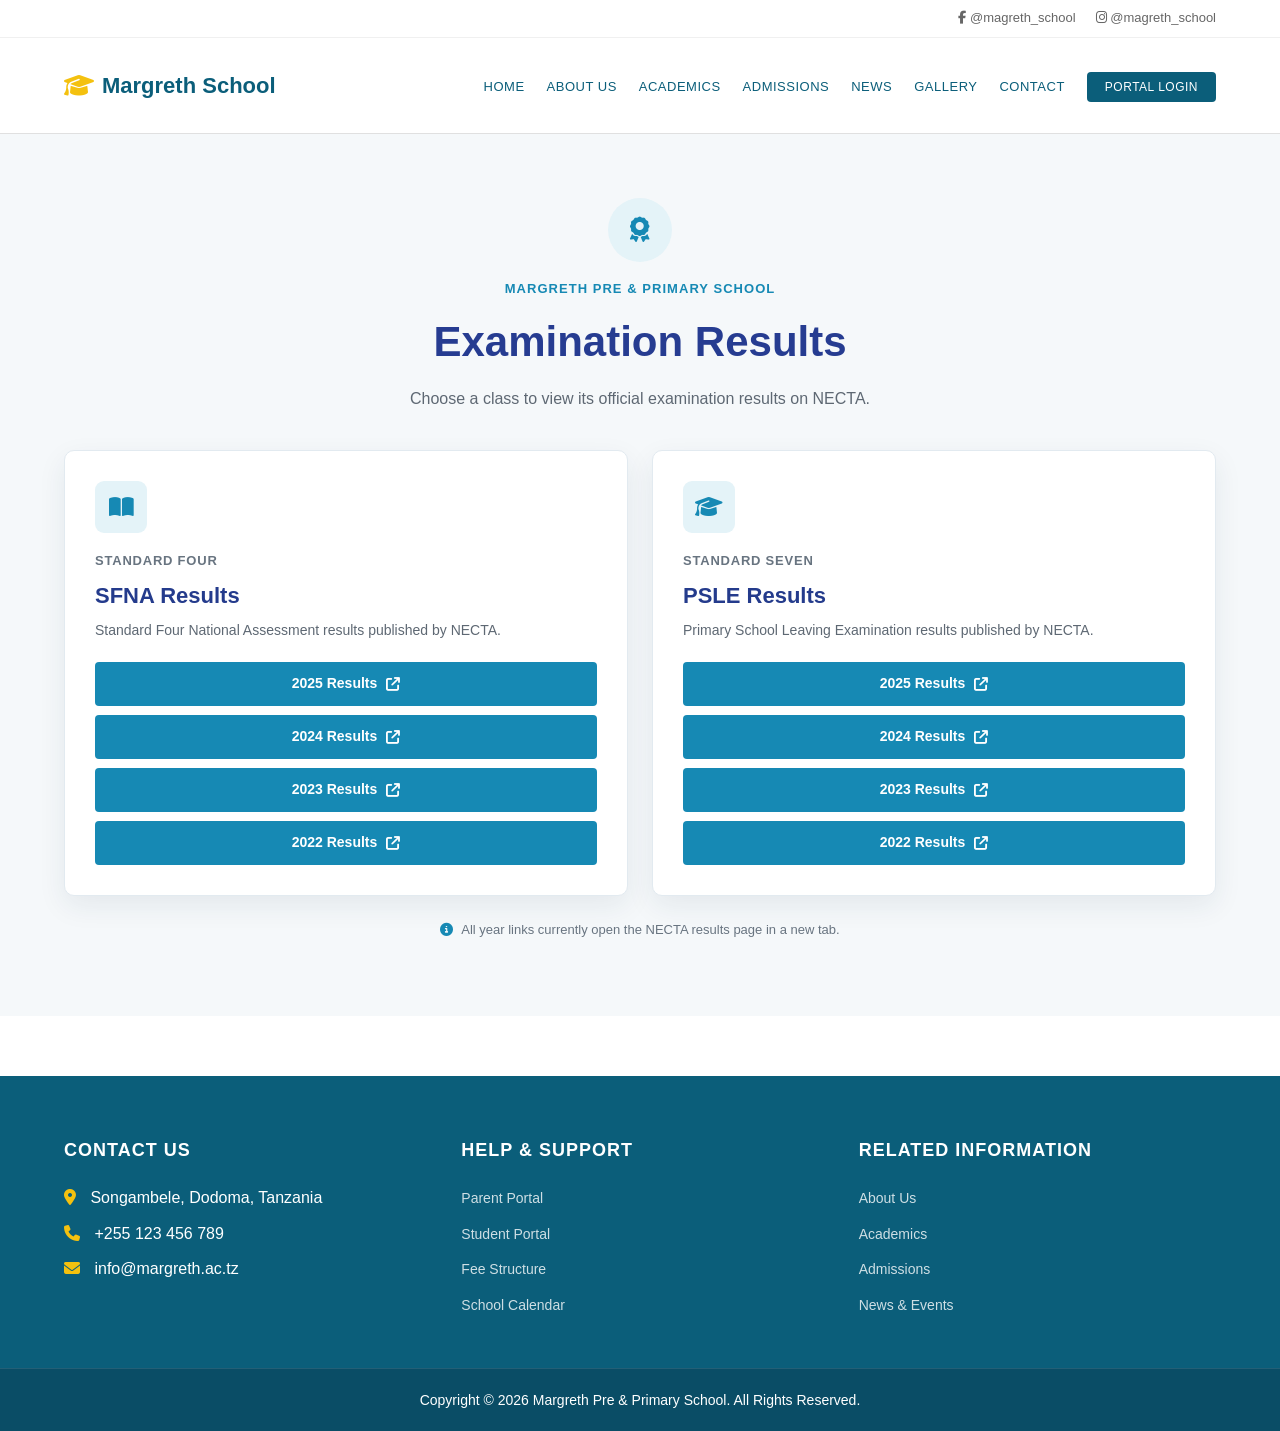
<file: results/index.html>
<!DOCTYPE html>
<html lang="en">
<head>
    <meta charset="UTF-8">
    <meta name="viewport" content="width=device-width, initial-scale=1.0">
    <title>Examination Results - Margreth Pre &amp; Primary School</title>
    <link rel="stylesheet" href="https://cdnjs.cloudflare.com/ajax/libs/font-awesome/6.4.0/css/all.min.css">
    <link rel="stylesheet" href="../css/style.css">
</head>
<body>
    <div class="top-bar">
        <div class="container">
            <a href="https://www.instagram.com/mkumbwa_106_jr/" target="_blank" rel="noopener noreferrer"><i class="fab fa-facebook-f"></i> @magreth_school</a>
            <a href="https://www.instagram.com/mkumbwa_106_jr/" target="_blank" rel="noopener noreferrer"><i class="fab fa-instagram"></i> @magreth_school</a>
        </div>
    </div>
    <header>
        <div class="container">
            <div class="logo"><i class="fas fa-graduation-cap"></i><span>Margreth School</span></div>
            <button class="mobile-menu-toggle" type="button" aria-label="Open navigation menu" aria-expanded="false" aria-controls="site-navigation">
                <span class="hamburger-lines" aria-hidden="true"><span></span><span></span><span></span></span>
            </button>
            <nav id="site-navigation">
                <ul>
                    <li><a href="../index.html">Home</a></li>
                    <li class="nav-dropdown">
                        <a href="../index.html#about" aria-haspopup="true">About Us</a>
                        <ul class="nav-submenu">
                            <li><a href="../index.html#about">Who We Are</a></li>
                            <li><a href="../school-staff.html">Our School Staff</a></li>
                        </ul>
                    </li>
                    <li class="nav-dropdown">
                        <a href="../index.html#academics" aria-haspopup="true">Academics</a>
                        <ul class="nav-submenu">
                            <li><a href="../index.html#academics">Programs</a></li>
                            <li><a href="index.html" class="active">Results</a></li>
                        </ul>
                    </li>
                    <li><a href="../admissions/index.html">Admissions</a></li>
                    <li><a href="../news/index.html">News</a></li>
                    <li><a href="../gallery/index.html">Gallery</a></li>
                    <li><a href="../contact.html">Contact</a></li>
                    <li><a href="../portal-login.html" class="btn-login">Portal Login</a></li>
                </ul>
            </nav>
        </div>
    </header>

    <main class="results-page">
        <div class="container">
            <section class="results-heading">
                <span class="results-heading-icon"><i class="fas fa-award" aria-hidden="true"></i></span>
                <p class="results-eyebrow">Margreth Pre &amp; Primary School</p>
                <h1>Examination Results</h1>
                <p>Choose a class to view its official examination results on NECTA.</p>
            </section>
            <section class="results-cards" aria-label="Examination results by class">
                <article class="result-card">
                    <span class="result-card-icon"><i class="fas fa-book-open" aria-hidden="true"></i></span>
                    <div class="result-card-content">
                        <span class="result-card-level">Standard Four</span>
                        <h2 class="result-card-title">SFNA Results</h2>
                        <p class="result-card-description">Standard Four National Assessment results published by NECTA.</p>
                    </div>
                    <nav class="result-year-links" aria-label="Standard Four results by year">
                        <a href="https://onlinesys.necta.go.tz/results/2025/sfna/results/ps0305122.htm" target="_blank" rel="noopener noreferrer">2025 Results <i class="fas fa-arrow-up-right-from-square" aria-hidden="true"></i></a>
                        <a href="https://onlinesys.necta.go.tz/results/2025/sfna/results/ps0305122.htm" target="_blank" rel="noopener noreferrer">2024 Results <i class="fas fa-arrow-up-right-from-square" aria-hidden="true"></i></a>
                        <a href="https://onlinesys.necta.go.tz/results/2025/sfna/results/ps0305122.htm" target="_blank" rel="noopener noreferrer">2023 Results <i class="fas fa-arrow-up-right-from-square" aria-hidden="true"></i></a>
                        <a href="https://onlinesys.necta.go.tz/results/2025/sfna/results/ps0305122.htm" target="_blank" rel="noopener noreferrer">2022 Results <i class="fas fa-arrow-up-right-from-square" aria-hidden="true"></i></a>
                    </nav>
                </article>
                <article class="result-card">
                    <span class="result-card-icon"><i class="fas fa-graduation-cap" aria-hidden="true"></i></span>
                    <div class="result-card-content">
                        <span class="result-card-level">Standard Seven</span>
                        <h2 class="result-card-title">PSLE Results</h2>
                        <p class="result-card-description">Primary School Leaving Examination results published by NECTA.</p>
                    </div>
                    <nav class="result-year-links" aria-label="Standard Seven results by year">
                        <a href="https://onlinesys.necta.go.tz/results/2025/sfna/results/ps0305122.htm" target="_blank" rel="noopener noreferrer">2025 Results <i class="fas fa-arrow-up-right-from-square" aria-hidden="true"></i></a>
                        <a href="https://onlinesys.necta.go.tz/results/2025/sfna/results/ps0305122.htm" target="_blank" rel="noopener noreferrer">2024 Results <i class="fas fa-arrow-up-right-from-square" aria-hidden="true"></i></a>
                        <a href="https://onlinesys.necta.go.tz/results/2025/sfna/results/ps0305122.htm" target="_blank" rel="noopener noreferrer">2023 Results <i class="fas fa-arrow-up-right-from-square" aria-hidden="true"></i></a>
                        <a href="https://onlinesys.necta.go.tz/results/2025/sfna/results/ps0305122.htm" target="_blank" rel="noopener noreferrer">2022 Results <i class="fas fa-arrow-up-right-from-square" aria-hidden="true"></i></a>
                    </nav>
                </article>
            </section>
            <p class="results-note"><i class="fas fa-circle-info" aria-hidden="true"></i> All year links currently open the NECTA results page in a new tab.</p>
        </div>
    </main>

    <footer>
        <div class="container">
            <div class="footer-grid">
                <div class="footer-col"><h4>Contact Us</h4><ul>
                    <li><i class="fas fa-map-marker-alt"></i> Songambele, Dodoma, Tanzania</li>
                    <li><i class="fas fa-phone"></i> +255 123 456 789</li>
                    <li><i class="fas fa-envelope"></i> info@margreth.ac.tz</li>
                </ul></div>
                <div class="footer-col"><h4>Help &amp; Support</h4><ul>
                    <li><a href="../portal-login.html">Parent Portal</a></li>
                    <li><a href="../portal-login.html">Student Portal</a></li>
                    <li><a href="../admissions/index.html">Fee Structure</a></li>
                    <li><a href="../admissions/index.html">School Calendar</a></li>
                </ul></div>
                <div class="footer-col"><h4>Related Information</h4><ul>
                    <li><a href="../index.html#about">About Us</a></li>
                    <li><a href="../index.html#academics">Academics</a></li>
                    <li><a href="../admissions/index.html">Admissions</a></li>
                    <li><a href="../news/index.html">News &amp; Events</a></li>
                </ul></div>
            </div>
        </div>
        <div class="footer-bottom"><p>Copyright &copy; 2026 Margreth Pre &amp; Primary School. All Rights Reserved.</p></div>
    </footer>
    <script src="../js/main.js"></script>
</body>
</html>
</file>
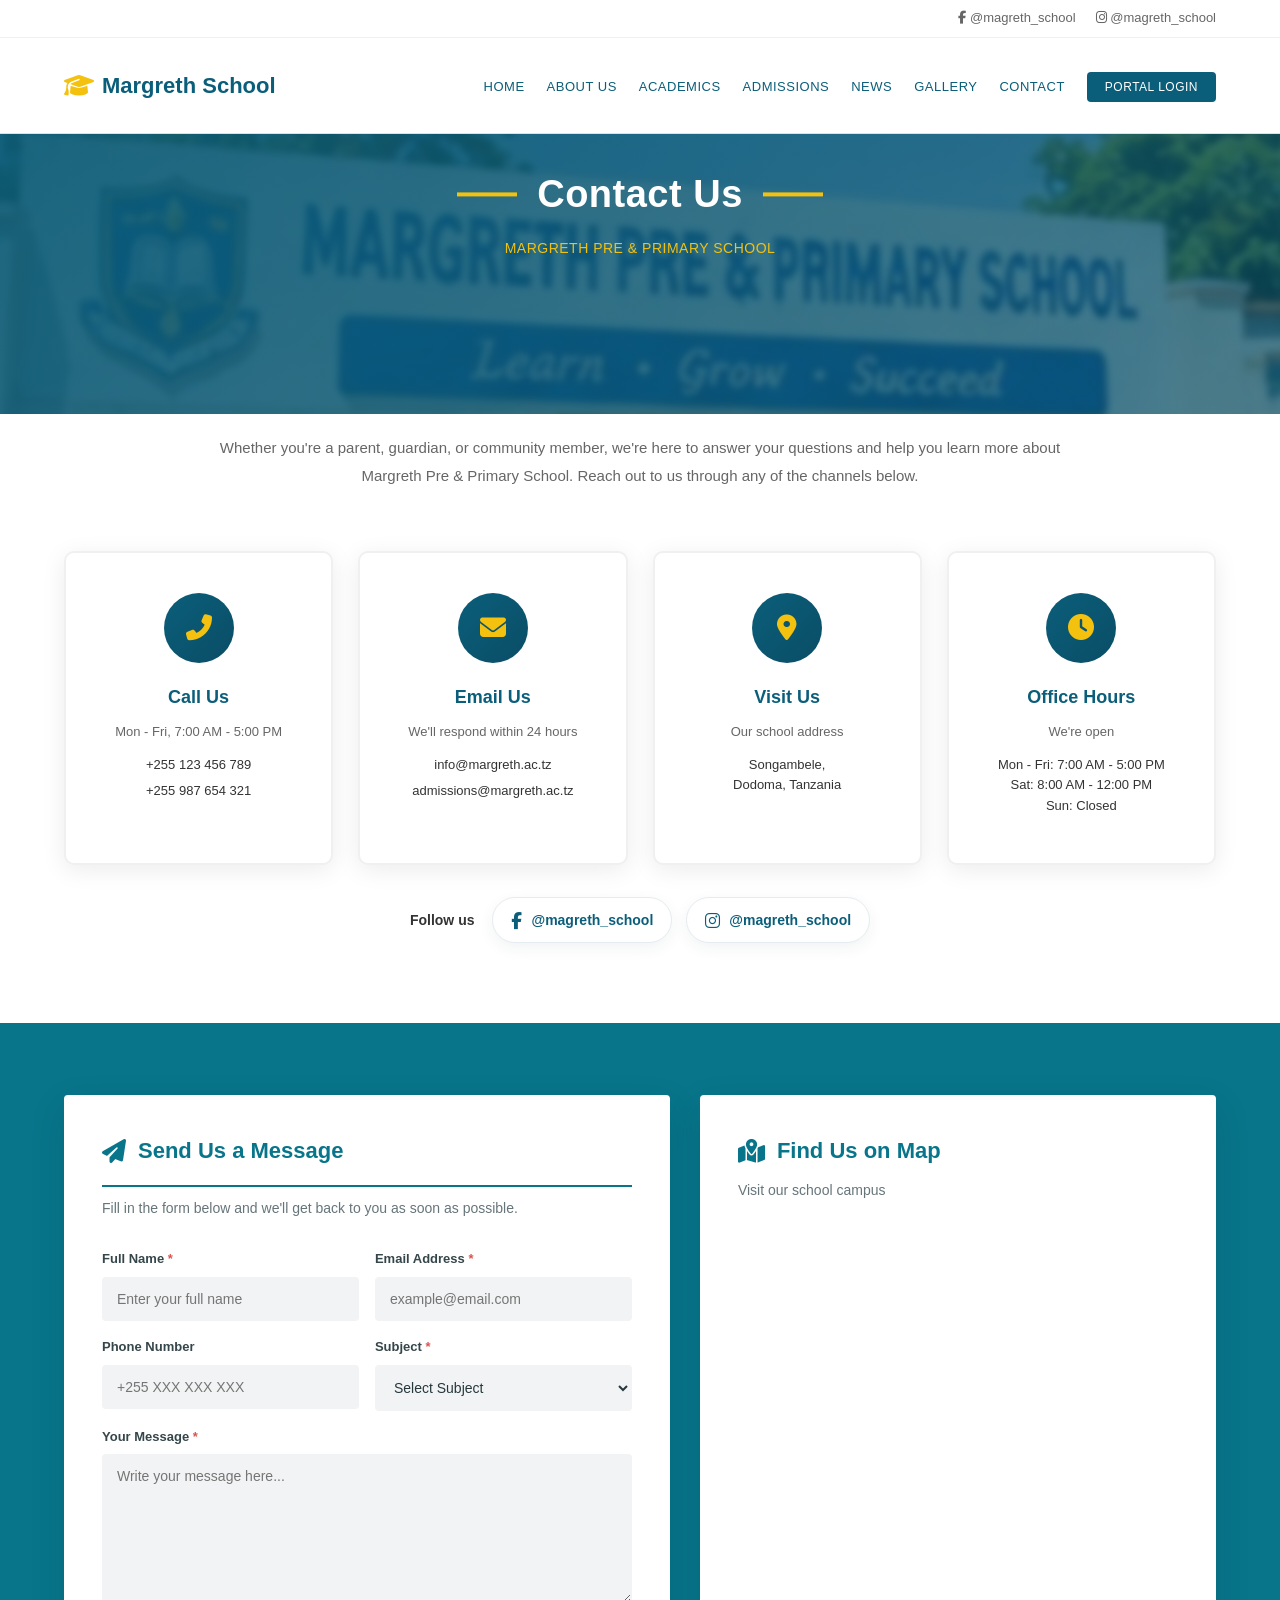
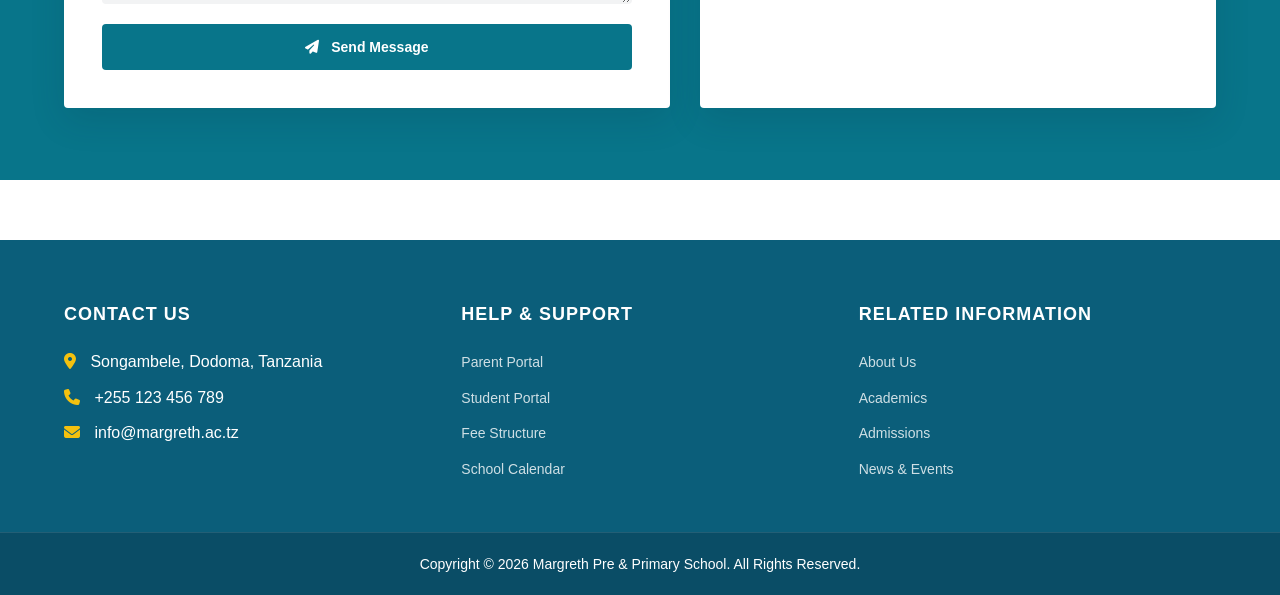
<file: contact.html>
<!DOCTYPE html>
<html lang="en">
<head>
    <meta charset="UTF-8">
    <meta name="viewport" content="width=device-width, initial-scale=1.0">
    <title>Contact Us - Margreth Pre & Primary School</title>
    <!-- Font Awesome for Icons -->
    <link rel="stylesheet" href="https://cdnjs.cloudflare.com/ajax/libs/font-awesome/6.4.0/css/all.min.css">
    <!-- Link to External CSS -->
    <link rel="stylesheet" href="css/style.css">
</head>
<body>

    <!-- TOP BAR -->
    <div class="top-bar">
        <div class="container">
            <a href="https://www.instagram.com/mkumbwa_106_jr/" target="_blank" rel="noopener noreferrer"><i class="fab fa-facebook-f"></i> @magreth_school</a>
            <a href="https://www.instagram.com/mkumbwa_106_jr/" target="_blank" rel="noopener noreferrer"><i class="fab fa-instagram"></i> @magreth_school</a>
        </div>
    </div>

    <!-- HEADER / NAVIGATION -->
    <header>
        <div class="container">
            <div class="logo">
                <i class="fas fa-graduation-cap"></i>
                <span>Margreth School</span>
            </div>
            <button class="mobile-menu-toggle" type="button" aria-label="Open navigation menu" aria-expanded="false" aria-controls="site-navigation">
                <span class="hamburger-lines" aria-hidden="true"><span></span><span></span><span></span></span>
            </button>
            <nav id="site-navigation">
                <ul>
                    <li><a href="index.html">Home</a></li>
                    <li class="nav-dropdown">
                        <a href="index.html#about" aria-haspopup="true">About Us</a>
                        <ul class="nav-submenu">
                            <li><a href="index.html#about">Who We Are</a></li>
                            <li><a href="school-staff.html">Our School Staff</a></li>
                        </ul>
                    </li>
                    <li class="nav-dropdown">
                        <a href="index.html#academics" aria-haspopup="true">Academics</a>
                        <ul class="nav-submenu">
                            <li><a href="index.html#academics">Programs</a></li>
                            <li><a href="results/index.html">Results</a></li>
                        </ul>
                    </li>
                    <li><a href="admissions/index.html">Admissions</a></li>
                    <li><a href="news/index.html">News</a></li>
                    <li><a href="gallery/index.html">Gallery</a></li>
                    <li><a href="contact.html" class="active">Contact</a></li>
                    <li><a href="portal-login.html" class="btn-login">Portal Login</a></li>
                </ul>
            </nav>
        </div>
    </header>

    <!-- PAGE HERO / BANNER -->
    <section class="page-hero contact-page-hero">
        <img src="images/school-entrance.jpg" alt="Margreth Pre & Primary School entrance">
        <div class="page-hero-overlay"></div>
        <div class="page-hero-content">
            <h2 class="section-title-light">Contact Us</h2>
             <p class="section-subtitle-light">Margreth Pre & Primary School</p>
        </div>
    </section>

    <!-- CONTACT INTRO -->
    <section class="contact-intro">
        <div class="container">
            
            
            <div class="intro-text">
                <p>Whether you're a parent, guardian, or community member, we're here to answer your questions and help you learn more about Margreth Pre & Primary School. Reach out to us through any of the channels below.</p>
            </div>
        </div>
    </section>

    <!-- CONTACT INFO CARDS -->
    <section class="contact-info-section">
        <div class="container">
            <div class="contact-info-grid">
                
                <!-- Card 1: Phone -->
                <div class="contact-info-card">
                    <div class="contact-info-icon">
                        <i class="fas fa-phone-alt"></i>
                    </div>
                    <h3>Call Us</h3>
                    <p>Mon - Fri, 7:00 AM - 5:00 PM</p>
                    <a href="tel:+255123456789">+255 123 456 789</a>
                    <a href="tel:+255987654321">+255 987 654 321</a>
                </div>

                <!-- Card 2: Email -->
                <div class="contact-info-card">
                    <div class="contact-info-icon">
                        <i class="fas fa-envelope"></i>
                    </div>
                    <h3>Email Us</h3>
                    <p>We'll respond within 24 hours</p>
                    <a href="mailto:info@margreth.ac.tz">info@margreth.ac.tz</a>
                    <a href="mailto:admissions@margreth.ac.tz">admissions@margreth.ac.tz</a>
                </div>

                <!-- Card 3: Location -->
                <div class="contact-info-card">
                    <div class="contact-info-icon">
                        <i class="fas fa-map-marker-alt"></i>
                    </div>
                    <h3>Visit Us</h3>
                    <p>Our school address</p>
                    <span>Songambele,<br>Dodoma, Tanzania</span>
                </div>

                <!-- Card 4: Office Hours -->
                <div class="contact-info-card">
                    <div class="contact-info-icon">
                        <i class="fas fa-clock"></i>
                    </div>
                    <h3>Office Hours</h3>
                    <p>We're open</p>
                    <span>Mon - Fri: 7:00 AM - 5:00 PM<br>Sat: 8:00 AM - 12:00 PM<br>Sun: Closed</span>
                </div>

            </div>

            <div class="contact-social-row" aria-label="Social media accounts">
                <span class="contact-social-label">Follow us</span>
                <a href="https://www.instagram.com/mkumbwa_106_jr/" target="_blank" rel="noopener noreferrer" aria-label="Facebook: @mkumbwa_106_jr">
                    <i class="fab fa-facebook-f" aria-hidden="true"></i> @magreth_school
                </a>
                <a href="https://www.instagram.com/mkumbwa_106_jr/" target="_blank" rel="noopener noreferrer" aria-label="Instagram: @mkumbwa_106_jr">
                    <i class="fab fa-instagram" aria-hidden="true"></i> @magreth_school
                </a>
            </div>
        </div>
    </section>

    <!-- CONTACT FORM + MAP -->
    <section class="contact-main-section">
        <div class="container">
            <div class="contact-main-grid">
                
                <!-- Left: Contact Form -->
                <div class="contact-form-box">
                    <h3><i class="fas fa-paper-plane"></i> Send Us a Message</h3>
                    <p>Fill in the form below and we'll get back to you as soon as possible.</p>

                    <div id="contact-form-status" class="form-status" role="status" aria-live="polite" hidden></div>
                    <form action="send-message.php" method="POST" class="contact-form" id="contact-form">
                        
                        <div class="form-trap" aria-hidden="true">
                            <label for="website">Leave this field empty</label>
                            <input type="text" id="website" name="website" tabindex="-1" autocomplete="off">
                        </div>
                        <div class="form-row">
                            <div class="form-group">
                                <label for="name">Full Name <span>*</span></label>
                                <input type="text" id="name" name="name" maxlength="100" placeholder="Enter your full name" required>
                            </div>
                            <div class="form-group">
                                <label for="email">Email Address <span>*</span></label>
                                <input type="email" id="email" name="email" maxlength="254" placeholder="example@email.com" required>
                            </div>
                        </div>

                        <div class="form-row">
                            <div class="form-group">
                                <label for="phone">Phone Number</label>
                                <input type="tel" id="phone" name="phone" maxlength="30" placeholder="+255 XXX XXX XXX">
                            </div>
                            <div class="form-group">
                                <label for="subject">Subject <span>*</span></label>
                                <select id="subject" name="subject" required>
                                    <option value="">Select Subject</option>
                                    <option value="general">General Inquiry</option>
                                    <option value="admissions">Admissions</option>
                                    <option value="fees">Fees & Payments</option>
                                    <option value="academics">Academics</option>
                                    <option value="other">Other</option>
                                </select>
                            </div>
                        </div>

                        <div class="form-group full-width">
                            <label for="message">Your Message <span>*</span></label>
                            <textarea id="message" name="message" rows="5" maxlength="5000" placeholder="Write your message here..." required></textarea>
                        </div>

                        <div class="form-submit">
                            <button type="submit" class="btn btn-primary">
                                <i class="fas fa-paper-plane"></i> Send Message
                            </button>
                        </div>

                    </form>
                </div>

                <!-- Right: Map -->
                <div class="contact-map-box">
                    <h3><i class="fas fa-map-marked-alt"></i> Find Us on Map</h3>
                    <p>Visit our school campus</p>

                    <div class="map-container">
                        <iframe 
                            src="https://maps.google.com/maps?q=-5.8906336%2C36.4490335&amp;z=15&amp;output=embed" 
                            width="100%" 
                            height="400" 
                            style="border:0;" 
                            allowfullscreen="" 
                            title="Map showing Margreth Pre &amp; Primary School in Songambele, Dodoma"
                            loading="lazy">
                        </iframe>
                    </div>

                    
                </div>

            </div>
        </div>
    </section>


    <!-- FOOTER -->
    <footer>
        <div class="container">
            <div class="footer-grid">
                <div class="footer-col">
                    <h4>Contact Us</h4>
                    <ul>
                        <li><i class="fas fa-map-marker-alt"></i> Songambele, Dodoma, Tanzania</li>
                        <li><i class="fas fa-phone"></i> +255 123 456 789</li>
                        <li><i class="fas fa-envelope"></i> info@margreth.ac.tz</li>
                    </ul>
                </div>
                <div class="footer-col">
                    <h4>Help & Support</h4>
                    <ul>
                        <li><a href="#">Parent Portal</a></li>
                        <li><a href="#">Student Portal</a></li>
                        <li><a href="#">Fee Structure</a></li>
                        <li><a href="#">School Calendar</a></li>
                    </ul>
                </div>
                <div class="footer-col">
                    <h4>Related Information</h4>
                    <ul>
                        <li><a href="index.html#about">About Us</a></li>
                        <li><a href="index.html#academics">Academics</a></li>
                        <li><a href="admissions/index.html">Admissions</a></li>
                        <li><a href="news/index.html">News & Events</a></li>
                    </ul>
                </div>
            </div>
        </div>
        <div class="footer-bottom">
            <p>Copyright &copy; 2026 Margreth Pre & Primary School. All Rights Reserved.</p>
        </div>
    </footer>

    <!-- JavaScript File -->
    <script src="js/main.js"></script>

</body>
</html>
</file>
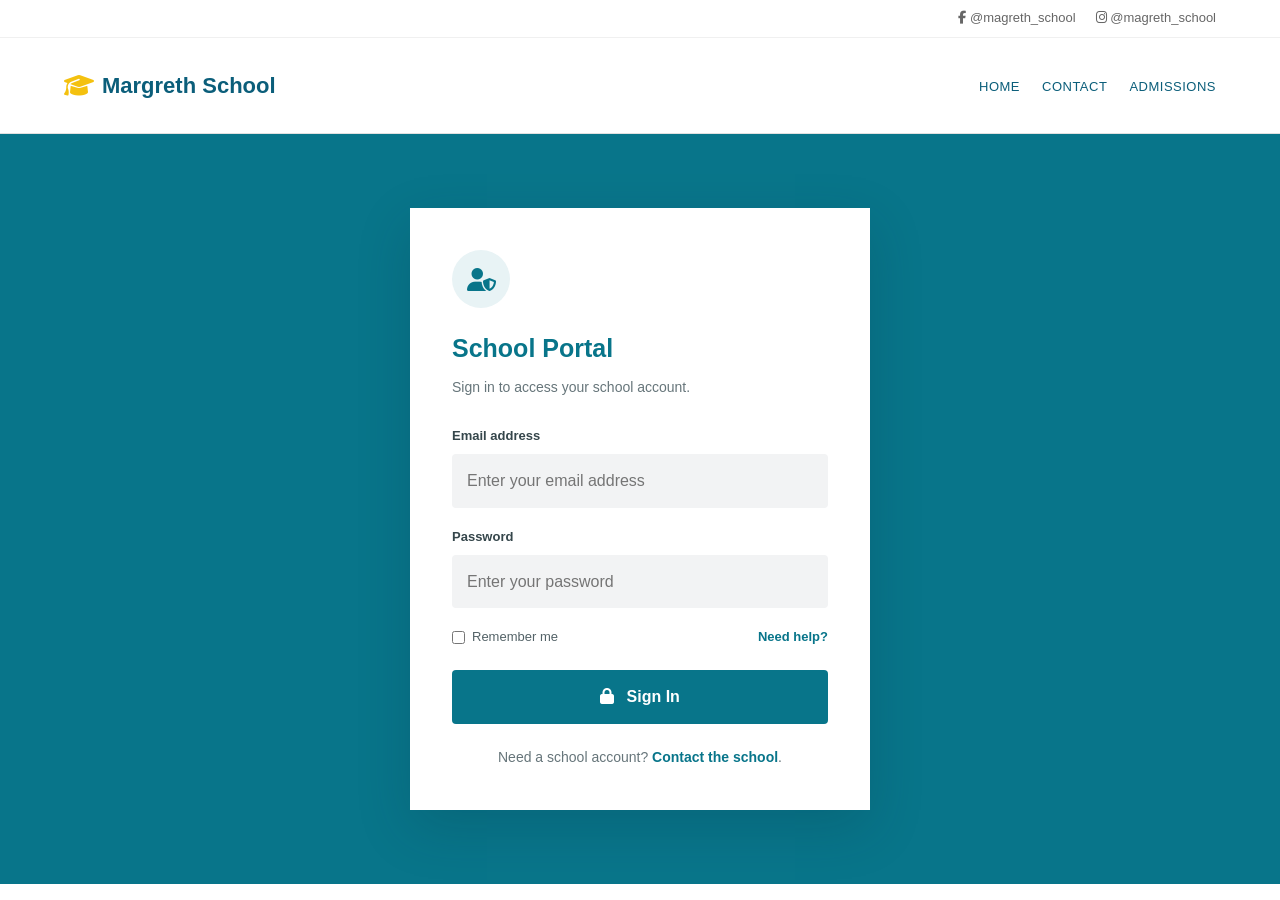
<file: portal-login.html>
<!DOCTYPE html>
<html lang="en">
<head>
    <meta charset="UTF-8">
    <meta name="viewport" content="width=device-width, initial-scale=1.0">
    <title>Portal Login - Margreth Pre & Primary School</title>
    <link rel="stylesheet" href="https://cdnjs.cloudflare.com/ajax/libs/font-awesome/6.4.0/css/all.min.css">
    <link rel="stylesheet" href="css/style.css">
</head>
<body>
    <div class="top-bar">
        <div class="container">
            <a href="https://www.instagram.com/mkumbwa_106_jr/" target="_blank" rel="noopener noreferrer"><i class="fab fa-facebook-f"></i> @magreth_school</a>
            <a href="https://www.instagram.com/mkumbwa_106_jr/" target="_blank" rel="noopener noreferrer"><i class="fab fa-instagram"></i> @magreth_school</a>
        </div>
    </div>

    <header>
        <div class="container">
            <a class="logo" href="index.html">
                <i class="fas fa-graduation-cap"></i>
                <span>Margreth School</span>
            </a>
            <button class="mobile-menu-toggle" type="button" aria-label="Open navigation menu" aria-expanded="false" aria-controls="site-navigation">
                <span class="hamburger-lines" aria-hidden="true"><span></span><span></span><span></span></span>
            </button>
            <nav id="site-navigation" aria-label="Main navigation">
                <ul>
                    <li><a href="index.html">Home</a></li>
                    <li><a href="contact.html">Contact</a></li>
                    <li><a href="admissions/index.html">Admissions</a></li>
                </ul>
            </nav>
        </div>
    </header>

    <main class="portal-login-section">
        <section class="portal-login-card" aria-labelledby="portal-login-title">
            <div class="portal-login-icon" aria-hidden="true"><i class="fas fa-user-shield"></i></div>
            <h1 id="portal-login-title">School Portal</h1>
            <p class="portal-login-intro">Sign in to access your school account.</p>

            <form class="portal-login-form" id="portal-login-form">
                <div class="form-group">
                    <label for="portal-email">Email address</label>
                    <input id="portal-email" name="email" type="email" autocomplete="username" placeholder="Enter your email address" required>
                </div>
                <div class="form-group">
                    <label for="portal-password">Password</label>
                    <input id="portal-password" name="password" type="password" autocomplete="current-password" placeholder="Enter your password" required>
                </div>
                <div class="portal-login-options">
                    <label class="portal-remember"><input type="checkbox" name="remember"> <span>Remember me</span></label>
                    <a href="contact.html#contact-form">Need help?</a>
                </div>
                <button type="submit" class="portal-login-submit"><i class="fas fa-lock"></i> Sign In</button>
                <p class="portal-login-status" id="portal-login-status" role="status" aria-live="polite" hidden></p>
            </form>

            <p class="portal-login-help">Need a school account? <a href="contact.html#contact-form">Contact the school</a>.</p>
        </section>
    </main>

    <script src="js/main.js"></script>
    <script>
        document.querySelector('#portal-login-form')?.addEventListener('submit', event => {
            event.preventDefault();
            const status = document.querySelector('#portal-login-status');
            status.textContent = 'Portal sign-in is not connected yet. Please contact the school for account access.';
            status.hidden = false;
        });
    </script>
</body>
</html>
</file>
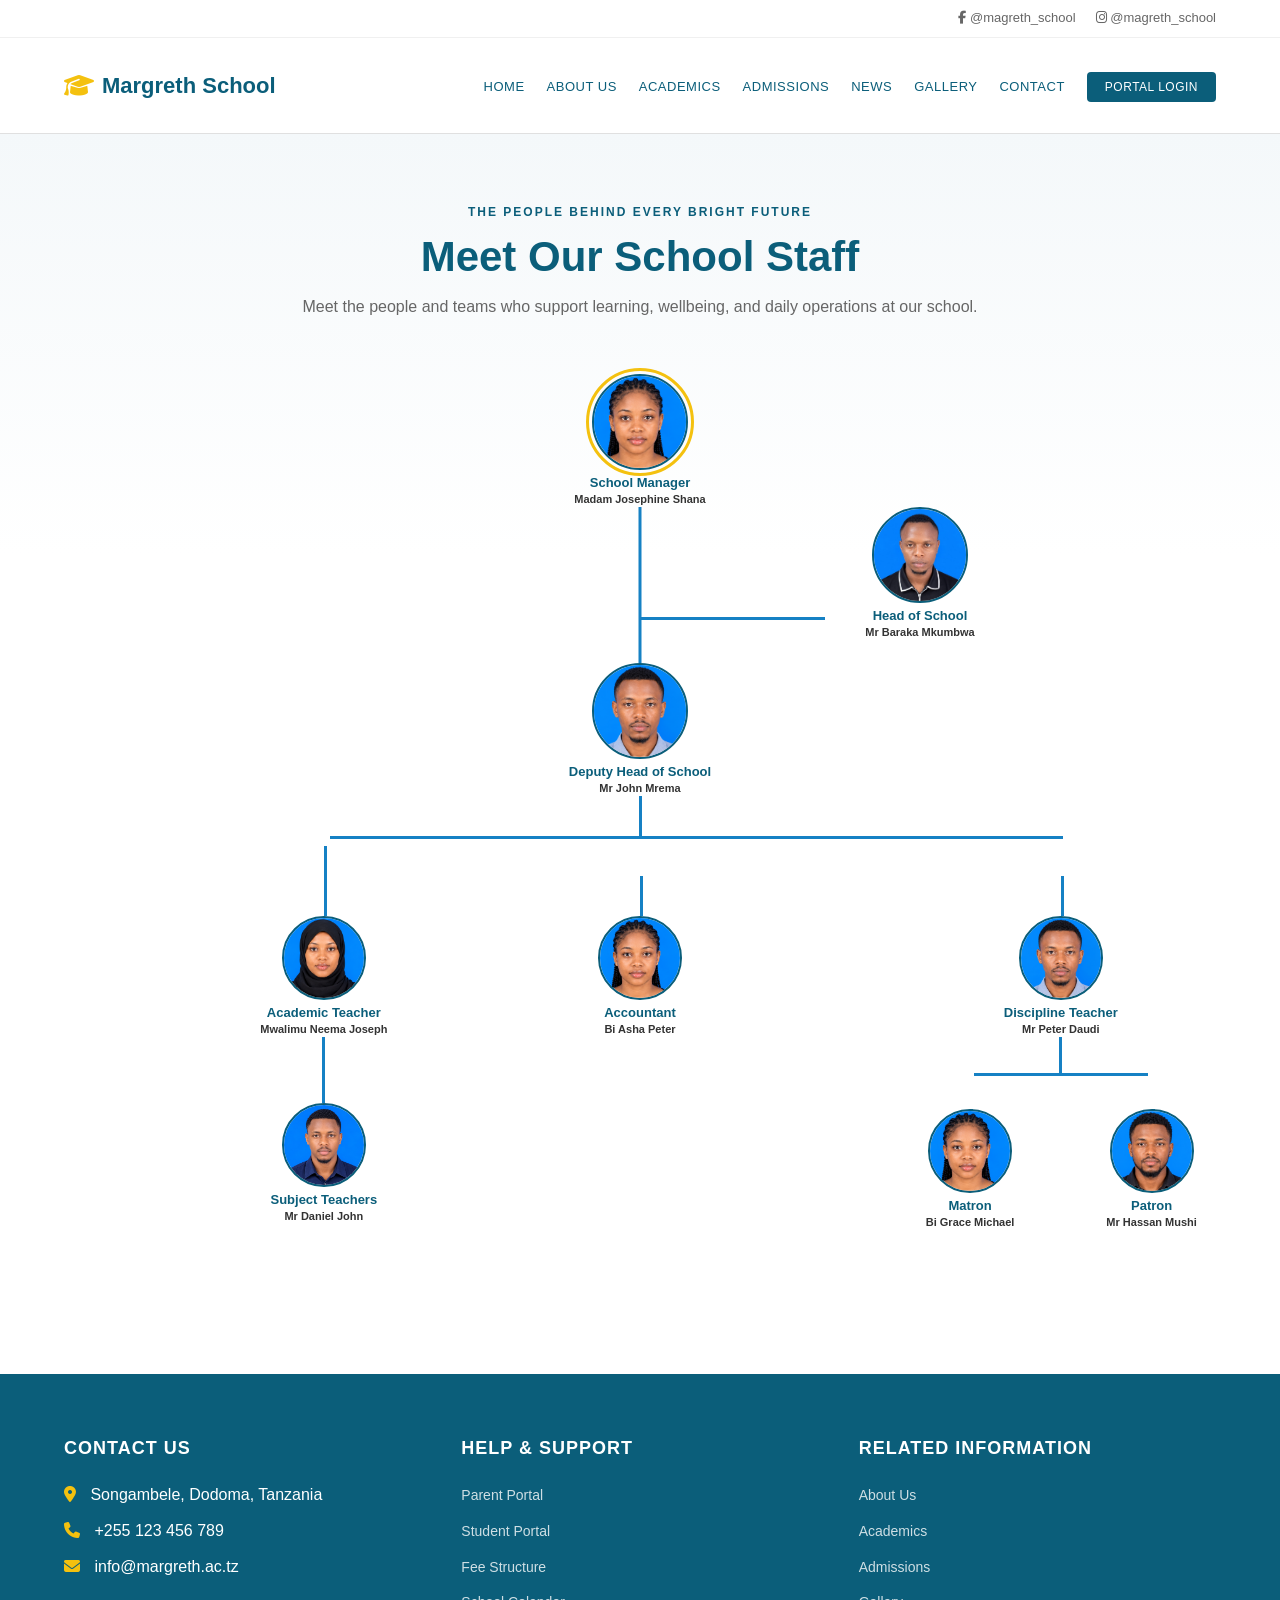
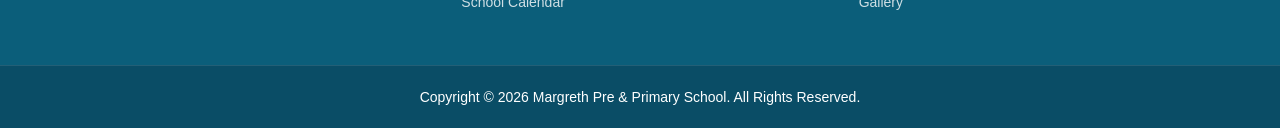
<file: school-staff.html>
<!DOCTYPE html>
<html lang="en">
<head>
    <meta charset="UTF-8">
    <meta name="viewport" content="width=device-width, initial-scale=1.0">
    <meta name="description" content="Meet the leadership and teams at Margreth Pre &amp; Primary School.">
    <title>Our School Staff - Margreth Pre &amp; Primary School</title>
    <link rel="stylesheet" href="https://cdnjs.cloudflare.com/ajax/libs/font-awesome/6.4.0/css/all.min.css">
    <link rel="stylesheet" href="css/style.css">
</head>
<body>
    <div class="top-bar">
        <div class="container">
            <a href="https://www.instagram.com/mkumbwa_106_jr/" target="_blank" rel="noopener noreferrer"><i class="fab fa-facebook-f"></i> @magreth_school</a>
            <a href="https://www.instagram.com/mkumbwa_106_jr/" target="_blank" rel="noopener noreferrer"><i class="fab fa-instagram"></i> @magreth_school</a>
        </div>
    </div>

    <header>
        <div class="container">
            <a class="logo" href="index.html"><i class="fas fa-graduation-cap"></i><span>Margreth School</span></a>
            <button class="mobile-menu-toggle" type="button" aria-label="Open navigation menu" aria-expanded="false" aria-controls="site-navigation">
                <span class="hamburger-lines" aria-hidden="true"><span></span><span></span><span></span></span>
            </button>
            <nav id="site-navigation">
                <ul>
                    <li><a href="index.html">Home</a></li>
                    <li class="nav-dropdown">
                        <a href="index.html#about" aria-haspopup="true" class="active">About Us</a>
                        <ul class="nav-submenu">
                            <li><a href="index.html#about">Who We Are</a></li>
                            <li><a href="school-staff.html" aria-current="page">Our School Staff</a></li>
                        </ul>
                    </li>
                    <li class="nav-dropdown">
                        <a href="index.html#academics" aria-haspopup="true">Academics</a>
                        <ul class="nav-submenu">
                            <li><a href="index.html#academics">Programs</a></li>
                            <li><a href="results/index.html">Results</a></li>
                        </ul>
                    </li>
                    <li><a href="admissions/index.html">Admissions</a></li>
                    <li><a href="news/index.html">News</a></li>
                    <li><a href="gallery/index.html">Gallery</a></li>
                    <li><a href="contact.html">Contact</a></li>
                    <li><a href="portal-login.html" class="btn-login">Portal Login</a></li>
                </ul>
            </nav>
        </div>
    </header>

    <main class="staff-page">
        <div class="container">
            <div class="staff-heading">
                <span class="eyebrow">The people behind every bright future</span>
                <h1>Meet Our School Staff</h1>
                <p>Meet the people and teams who support learning, wellbeing, and daily operations at our school.</p>
            </div>

            <section class="staff-tree" aria-label="School organizational chart">
                <div class="org-chart">
                    <div class="org-level org-level-top">
                        <article class="staff-card staff-card-root" tabindex="0">
                            <div class="staff-photo">
                                <img class="staff-avatar" src="images/person5.png" alt="Mr Joseph Mkumbwa, School Manager">
                                <div class="staff-hover-card">
                                    <strong>School Manager</strong>
                                    <span>Madam Josephine Shana</span>
                                    <a href="tel:+255123456789"><i class="fas fa-phone" aria-hidden="true"></i> Phone: +255 123 456 789</a>
                                </div>
                            </div>
                            <h3>School Manager</h3>
                            <p class="staff-name">Madam Josephine Shana</p>
                        </article>
                    </div>

                    <div class="org-manager-aside">
                        <div class="org-manager-spine" aria-hidden="true"></div>
                        <div class="org-manager-branch" aria-hidden="true"></div>
                        <div class="org-level org-level-aside">
                            <article class="staff-card" tabindex="0">
                                <div class="staff-photo">
                                    <img class="staff-avatar" src="images/baraka.jpeg" alt="Mr Baraka Mkumbwa, Head of School">
                                    <div class="staff-hover-card">
                                        <strong>Head of School</strong>
                                        <span>Mr Baraka Mkumbwa</span>
                                        <a href="tel:+255123456789"><i class="fas fa-phone" aria-hidden="true"></i> Phone: +255 123 456 789</a>
                                    </div>
                                </div>
                                <h3>Head of School</h3>
                                <p class="staff-name">Mr Baraka Mkumbwa</p>
                            </article>
                        </div>
                    </div>

                    <div class="org-level org-level-top">
                        <article class="staff-card" tabindex="0">
                            <div class="staff-photo">
                                <img class="staff-avatar" src="images/person4.png" alt="Mr John Mrema, Deputy Head of School">
                                <div class="staff-hover-card">
                                    <strong>Deputy Head of School</strong>
                                    <span>Mr John Mrema</span>
                                    <a href="tel:+255123456789"><i class="fas fa-phone" aria-hidden="true"></i> Phone: +255 123 456 789</a>
                                </div>
                            </div>
                            <h3>Deputy Head of School</h3>
                            <p class="staff-name">Mr John Mrema</p>
                        </article>
                    </div>
                    <div class="org-stem org-stem-branch" aria-hidden="true"></div>

                    <div class="org-department-grid">
                        <section class="org-department org-department-academic" aria-label="Academic team">
                            <article class="staff-card staff-card-lead" tabindex="0">
                                <div class="staff-photo">
                                    <img class="staff-avatar" src="images/person3.png" alt="Mwalimu Neema Joseph, Academic Teacher">
                                    <div class="staff-hover-card">
                                        <strong>Academic Teacher</strong>
                                        <span>Mwalimu Neema Joseph</span>
                                        <a href="tel:+255123456789"><i class="fas fa-phone" aria-hidden="true"></i> Phone: +255 123 456 789</a>
                                    </div>
                                </div>
                                <h3>Academic Teacher</h3>
                                <p class="staff-name">Mwalimu Neema Joseph</p>
                            </article>
                            <div class="org-stem org-stem-small" aria-hidden="true"></div>
                            <div class="org-single-child">
                                <article class="staff-card staff-card-member" tabindex="0">
                                    <div class="staff-photo">
                                        <img class="staff-avatar" src="images/person1.png" alt="Mr Daniel John, Subject Teachers">
                                        <div class="staff-hover-card">
                                            <strong>Subject Teachers</strong>
                                            <span>Mr Daniel John</span>
                                            <a href="tel:+255123456789"><i class="fas fa-phone" aria-hidden="true"></i> Phone: +255 123 456 789</a>
                                        </div>
                                    </div>
                                    <h3>Subject Teachers</h3>
                                    <p class="staff-name">Mr Daniel John</p>
                                </article>
                            </div>
                        </section>

                        <section class="org-department org-department-office" aria-label="Finance team">
                            <article class="staff-card staff-card-lead" tabindex="0">
                                <div class="staff-photo">
                                    <img class="staff-avatar" src="images/person5.png" alt="Bi Asha Peter, Accountant">
                                    <div class="staff-hover-card">
                                        <strong>Accountant</strong>
                                        <span>Bi Asha Peter</span>
                                        <a href="tel:+255123456789"><i class="fas fa-phone" aria-hidden="true"></i> Phone: +255 123 456 789</a>
                                    </div>
                                </div>
                                <h3>Accountant</h3>
                                <p class="staff-name">Bi Asha Peter</p>
                            </article>
                        </section>

                        <section class="org-department org-department-discipline" aria-label="Discipline team">
                            <article class="staff-card staff-card-lead" tabindex="0">
                                <div class="staff-photo">
                                    <img class="staff-avatar" src="images/person4.png" alt="Mr Peter Daudi, Discipline Teacher">
                                    <div class="staff-hover-card">
                                        <strong>Discipline Teacher</strong>
                                        <span>Mr Peter Daudi</span>
                                        <a href="tel:+255123456789"><i class="fas fa-phone" aria-hidden="true"></i> Phone: +255 123 456 789</a>
                                    </div>
                                </div>
                                <h3>Discipline Teacher</h3>
                                <p class="staff-name">Mr Peter Daudi</p>
                            </article>
                            <div class="org-stem org-stem-small" aria-hidden="true"></div>
                            <div class="org-role-row">
                                <div class="org-role">
                                    <article class="staff-card staff-card-member" tabindex="0">
                                        <div class="staff-photo">
                                            <img class="staff-avatar" src="images/person5.png" alt="Bi Grace Michael, Matron">
                                            <div class="staff-hover-card">
                                                <strong>Matron</strong>
                                                <span>Bi Grace Michael</span>
                                                <a href="tel:+255123456789"><i class="fas fa-phone" aria-hidden="true"></i> Phone: +255 123 456 789</a>
                                            </div>
                                        </div>
                                        <h3>Matron</h3>
                                        <p class="staff-name">Bi Grace Michael</p>
                                    </article>
                                </div>
                                <div class="org-role">
                                    <article class="staff-card staff-card-member" tabindex="0">
                                        <div class="staff-photo">
                                            <img class="staff-avatar" src="images/person2.png" alt="Mr Hassan Mushi, Patron">
                                            <div class="staff-hover-card">
                                                <strong>Patron</strong>
                                                <span>Mr Hassan Mushi</span>
                                                <a href="tel:+255123456789"><i class="fas fa-phone" aria-hidden="true"></i> Phone: +255 123 456 789</a>
                                            </div>
                                        </div>
                                        <h3>Patron</h3>
                                        <p class="staff-name">Mr Hassan Mushi</p>
                                    </article>
                                </div>
                            </div>
                        </section>


                    </div>
                </div>
            </section>
        </div>
    </main>

    <footer>
        <div class="container">
            <div class="footer-grid">
                <div class="footer-col">
                    <h4>Contact Us</h4>
                    <ul>
                        <li><i class="fas fa-map-marker-alt"></i> Songambele, Dodoma, Tanzania</li>
                        <li><i class="fas fa-phone"></i> +255 123 456 789</li>
                        <li><i class="fas fa-envelope"></i> info@margreth.ac.tz</li>
                    </ul>
                </div>
                <div class="footer-col">
                    <h4>Help & Support</h4>
                    <ul>
                        <li><a href="#">Parent Portal</a></li>
                        <li><a href="#">Student Portal</a></li>
                        <li><a href="#">Fee Structure</a></li>
                        <li><a href="#">School Calendar</a></li>
                    </ul>
                </div>
                <div class="footer-col">
                    <h4>Related Information</h4>
                    <ul>
                        <li><a href="../index.html#about">About Us</a></li>
                        <li><a href="../index.html#academics">Academics</a></li>
                        <li><a href="../admissions/index.html">Admissions</a></li>
                        <li><a href="../gallery/index.html">Gallery</a></li>
                    </ul>
                </div>
            </div>
        </div>
        <div class="footer-bottom">
            <p>Copyright &copy; 2026 Margreth Pre & Primary School. All Rights Reserved.</p>
        </div>
    </footer>
    <script src="js/main.js"></script>
</body>
</html>
</file>
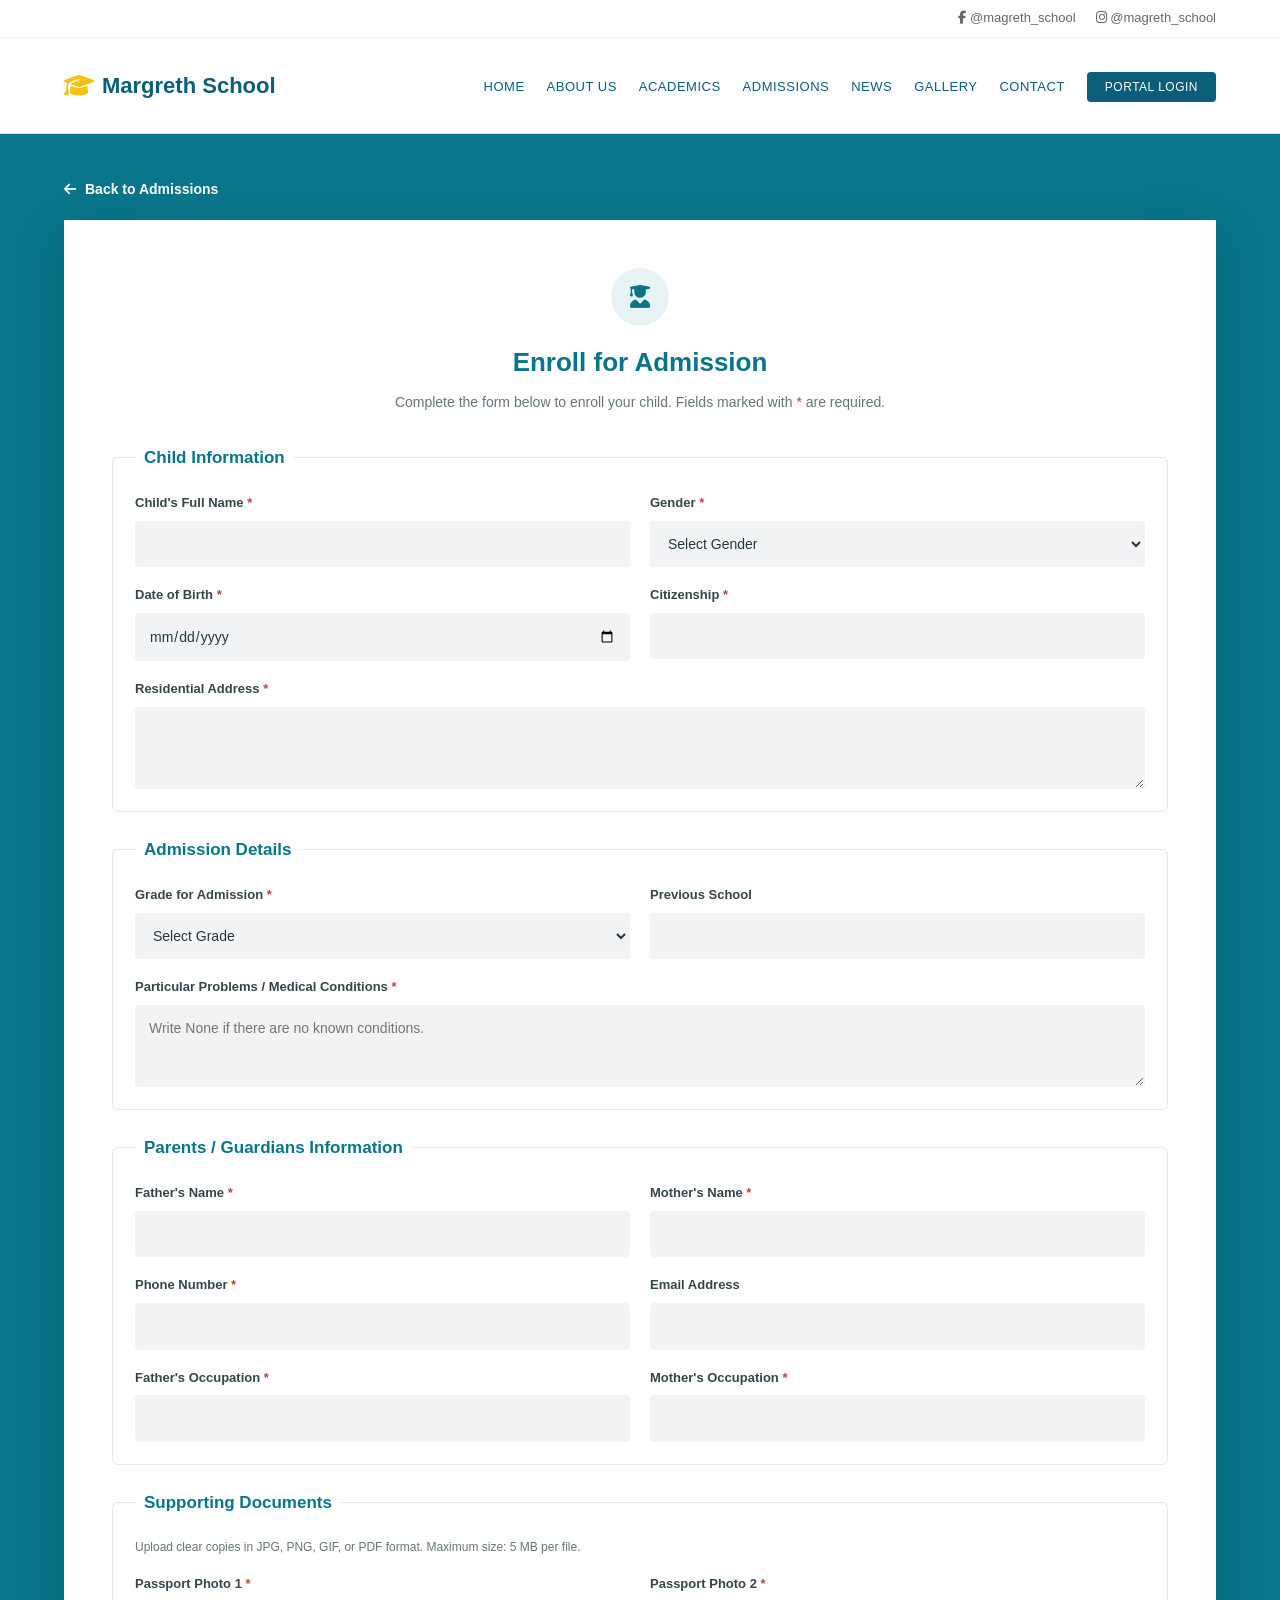
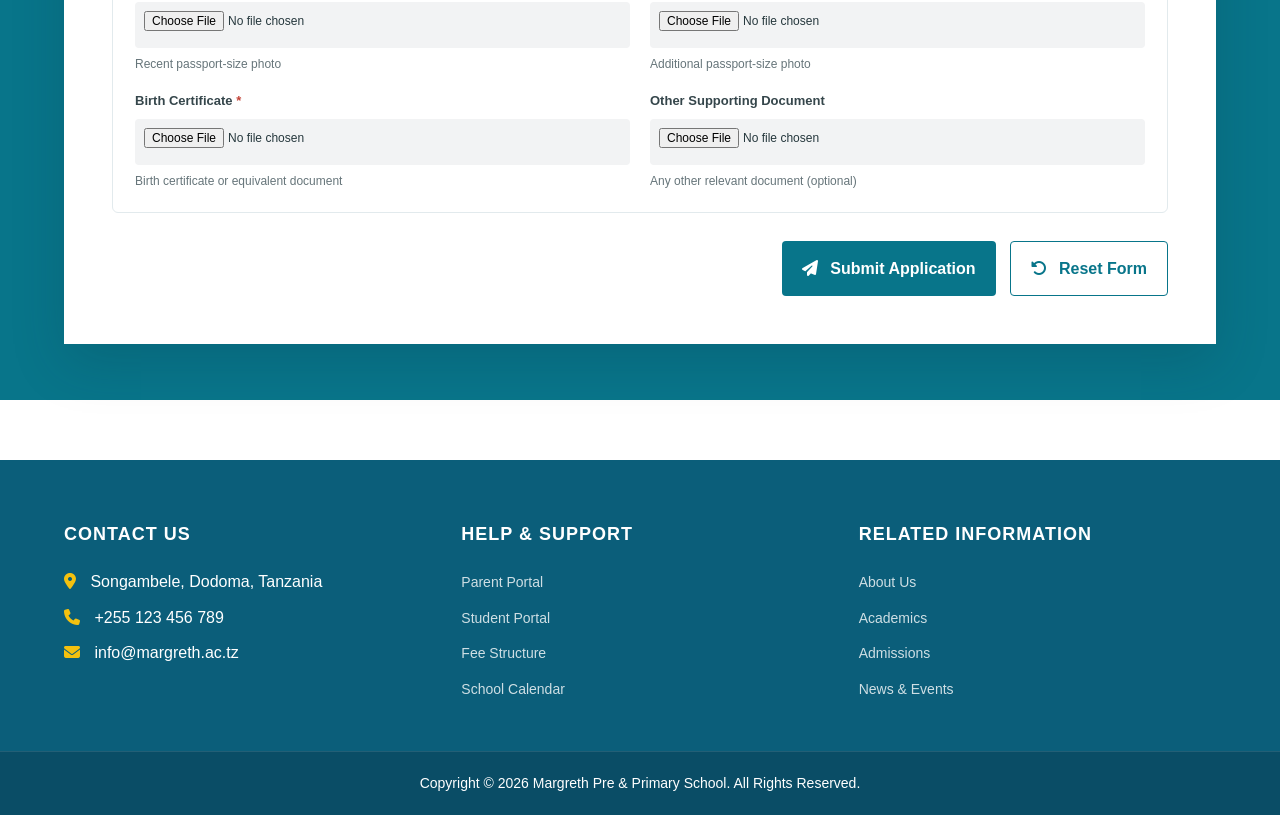
<file: admissions/apply.html>
<!DOCTYPE html>
<html lang="en">
<head>
    <meta charset="UTF-8">
    <meta name="viewport" content="width=device-width, initial-scale=1.0">
    <title>Apply for Admission - Margreth Pre &amp; Primary School</title>
    <link rel="stylesheet" href="https://cdnjs.cloudflare.com/ajax/libs/font-awesome/6.4.0/css/all.min.css">
    <link rel="stylesheet" href="../css/style.css">
</head>
<body>
    <div class="top-bar">
        <div class="container">
            <a href="https://www.instagram.com/mkumbwa_106_jr/" target="_blank" rel="noopener noreferrer"><i class="fab fa-facebook-f"></i> @magreth_school</a>
            <a href="https://www.instagram.com/mkumbwa_106_jr/" target="_blank" rel="noopener noreferrer"><i class="fab fa-instagram"></i> @magreth_school</a>
        </div>
    </div>
    <header>
        <div class="container">
            <div class="logo"><i class="fas fa-graduation-cap"></i><span>Margreth School</span></div>
            <button class="mobile-menu-toggle" type="button" aria-label="Open navigation menu" aria-expanded="false" aria-controls="site-navigation">
                <span class="hamburger-lines" aria-hidden="true"><span></span><span></span><span></span></span>
            </button>
            <nav id="site-navigation">
                <ul>
                    <li><a href="../index.html">Home</a></li>
                    <li class="nav-dropdown">
                        <a href="../index.html#about" aria-haspopup="true">About Us</a>
                        <ul class="nav-submenu">
                            <li><a href="../index.html#about">Who We Are</a></li>
                            <li><a href="../school-staff.html">Our School Staff</a></li>
                        </ul>
                    </li>
                    <li class="nav-dropdown">
                        <a href="../index.html#academics" aria-haspopup="true">Academics</a>
                        <ul class="nav-submenu">
                            <li><a href="../index.html#academics">Programs</a></li>
                            <li><a href="../results/index.html">Results</a></li>
                        </ul>
                    </li>
                    <li><a href="index.html" class="active">Admissions</a></li>
                    <li><a href="../news/index.html">News</a></li>
                    <li><a href="../gallery/index.html">Gallery</a></li>
                    <li><a href="../contact.html">Contact</a></li>
                    <li><a href="../portal-login.html" class="btn-login">Portal Login</a></li>
                </ul>
            </nav>
        </div>
    </header>

    <main class="admission-apply-page">
        <div class="container">
            <a class="admission-back-link" href="index.html"><i class="fas fa-arrow-left" aria-hidden="true"></i> Back to Admissions</a>
            <div class="admission-form-shell" id="online-admission-form">
            <div class="admission-form-card">
                <div class="admission-form-heading">
                    <div class="portal-login-icon" aria-hidden="true"><i class="fas fa-user-graduate"></i></div>
                    <h2>Enroll for Admission</h2>
                    <p>Complete the form below to enroll your child. Fields marked with <span>*</span> are required.</p>
                </div>
                <div id="admission-form-status" class="form-status" role="status" aria-live="polite" hidden></div>
                <form action="../send-admission.php" method="post" enctype="multipart/form-data" class="admission-form" id="admission-application-form">
                    <div class="admission-form-trap" aria-hidden="true">
                        <label for="admission-website">Leave this field empty</label>
                        <input id="admission-website" name="website" type="text" tabindex="-1" autocomplete="off">
                    </div>

                    <fieldset class="admission-fieldset">
                        <legend>Child Information</legend>
                        <div class="admission-fields-grid">
                            <div class="admission-field">
                                <label for="child-name">Child's Full Name <span>*</span></label>
                                <input id="child-name" name="child_name" type="text" maxlength="150" autocomplete="name" required>
                            </div>
                            <div class="admission-field">
                                <label for="child-gender">Gender <span>*</span></label>
                                <select id="child-gender" name="gender" required>
                                    <option value="">Select Gender</option>
                                    <option value="Male">Male</option>
                                    <option value="Female">Female</option>
                                </select>
                            </div>
                            <div class="admission-field">
                                <label for="child-dob">Date of Birth <span>*</span></label>
                                <input id="child-dob" name="date_of_birth" type="date" required>
                            </div>
                            <div class="admission-field">
                                <label for="child-citizenship">Citizenship <span>*</span></label>
                                <input id="child-citizenship" name="citizenship" type="text" maxlength="100" required>
                            </div>
                            <div class="admission-field admission-field-full">
                                <label for="child-address">Residential Address <span>*</span></label>
                                <textarea id="child-address" name="residential_address" rows="2" maxlength="500" required></textarea>
                            </div>
                        </div>
                    </fieldset>

                    <fieldset class="admission-fieldset">
                        <legend>Admission Details</legend>
                        <div class="admission-fields-grid">
                            <div class="admission-field">
                                <label for="admission-grade">Grade for Admission <span>*</span></label>
                                <select id="admission-grade" name="grade" required>
                                    <option value="">Select Grade</option>
                                    <option>Daycare</option>
                                    <option>Pre-Unit</option>
                                    <option>Standard One</option>
                                    <option>Standard Two</option>
                                    <option>Standard Three</option>
                                    <option>Standard Four</option>
                                    <option>Standard Five</option>
                                    <option>Standard Six</option>
                                    <option>Standard Seven</option>
                                </select>
                            </div>
                            <div class="admission-field">
                                <label for="previous-school">Previous School</label>
                                <input id="previous-school" name="previous_school" type="text" maxlength="180">
                            </div>
                            <div class="admission-field admission-field-full">
                                <label for="medical-conditions">Particular Problems / Medical Conditions <span>*</span></label>
                                <textarea id="medical-conditions" name="medical_conditions" rows="2" maxlength="1500" placeholder="Write None if there are no known conditions." required></textarea>
                            </div>
                        </div>
                    </fieldset>

                    <fieldset class="admission-fieldset">
                        <legend>Parents / Guardians Information</legend>
                        <div class="admission-fields-grid">
                            <div class="admission-field">
                                <label for="father-name">Father's Name <span>*</span></label>
                                <input id="father-name" name="father_name" type="text" maxlength="150" required>
                            </div>
                            <div class="admission-field">
                                <label for="mother-name">Mother's Name <span>*</span></label>
                                <input id="mother-name" name="mother_name" type="text" maxlength="150" required>
                            </div>
                            <div class="admission-field">
                                <label for="guardian-phone">Phone Number <span>*</span></label>
                                <input id="guardian-phone" name="phone" type="tel" maxlength="40" autocomplete="tel" required>
                            </div>
                            <div class="admission-field">
                                <label for="guardian-email">Email Address</label>
                                <input id="guardian-email" name="email" type="email" maxlength="254" autocomplete="email">
                            </div>
                            <div class="admission-field">
                                <label for="father-occupation">Father's Occupation <span>*</span></label>
                                <input id="father-occupation" name="father_occupation" type="text" maxlength="120" required>
                            </div>
                            <div class="admission-field">
                                <label for="mother-occupation">Mother's Occupation <span>*</span></label>
                                <input id="mother-occupation" name="mother_occupation" type="text" maxlength="120" required>
                            </div>
                        </div>
                    </fieldset>

                    <fieldset class="admission-fieldset">
                        <legend>Supporting Documents</legend>
                        <p class="admission-upload-note">Upload clear copies in JPG, PNG, GIF, or PDF format. Maximum size: 5 MB per file.</p>
                        <div class="admission-fields-grid">
                            <div class="admission-field">
                                <label for="passport-photo-1">Passport Photo 1 <span>*</span></label>
                                <input id="passport-photo-1" name="passport_photo_1" type="file" accept=".jpg,.jpeg,.png,.gif,.pdf,image/jpeg,image/png,image/gif,application/pdf" required>
                                <small>Recent passport-size photo</small>
                            </div>
                            <div class="admission-field">
                                <label for="passport-photo-2">Passport Photo 2 <span>*</span></label>
                                <input id="passport-photo-2" name="passport_photo_2" type="file" accept=".jpg,.jpeg,.png,.gif,.pdf,image/jpeg,image/png,image/gif,application/pdf" required>
                                <small>Additional passport-size photo</small>
                            </div>
                            <div class="admission-field">
                                <label for="birth-certificate">Birth Certificate <span>*</span></label>
                                <input id="birth-certificate" name="birth_certificate" type="file" accept=".jpg,.jpeg,.png,.gif,.pdf,image/jpeg,image/png,image/gif,application/pdf" required>
                                <small>Birth certificate or equivalent document</small>
                            </div>
                            <div class="admission-field">
                                <label for="other-document">Other Supporting Document</label>
                                <input id="other-document" name="other_document" type="file" accept=".jpg,.jpeg,.png,.gif,.pdf,image/jpeg,image/png,image/gif,application/pdf">
                                <small>Any other relevant document (optional)</small>
                            </div>
                        </div>
                    </fieldset>

                    <div class="admission-form-actions">
                        <button class="portal-login-submit admission-submit" type="submit"><i class="fas fa-paper-plane" aria-hidden="true"></i> Submit Application</button>
                        <button class="admission-reset" type="reset"><i class="fas fa-rotate-left" aria-hidden="true"></i> Reset Form</button>
                    </div>
                </form>
            </div>
        </div>
        </div>
    </main>
    <footer>
        <div class="container">
            <div class="footer-grid">
                <div class="footer-col"><h4>Contact Us</h4><ul>
                    <li><i class="fas fa-map-marker-alt"></i> Songambele, Dodoma, Tanzania</li>
                    <li><i class="fas fa-phone"></i> +255 123 456 789</li>
                    <li><i class="fas fa-envelope"></i> info@margreth.ac.tz</li>
                </ul></div>
                <div class="footer-col"><h4>Help &amp; Support</h4><ul>
                    <li><a href="../portal-login.html">Parent Portal</a></li>
                    <li><a href="../portal-login.html">Student Portal</a></li>
                    <li><a href="index.html">Fee Structure</a></li>
                    <li><a href="index.html">School Calendar</a></li>
                </ul></div>
                <div class="footer-col"><h4>Related Information</h4><ul>
                    <li><a href="../index.html#about">About Us</a></li>
                    <li><a href="../index.html#academics">Academics</a></li>
                    <li><a href="index.html">Admissions</a></li>
                    <li><a href="../news/index.html">News &amp; Events</a></li>
                </ul></div>
            </div>
        </div>
        <div class="footer-bottom"><p>Copyright &copy; 2026 Margreth Pre &amp; Primary School. All Rights Reserved.</p></div>
    </footer>
    <script src="../js/main.js"></script>
    <script>
        const admissionFormStatus = document.querySelector('#admission-form-status');
        const admissionForm = document.querySelector('#admission-application-form');
        const admissionStatus = new URLSearchParams(window.location.search).get('application');
        const admissionStatusMessages = {
            sent: ['Application submitted successfully. The school will contact you soon.', 'success'],
            invalid: ['Please review the required details and uploaded documents, then submit again.', 'error'],
            error: ['The application could not be sent right now. Please contact the school office.', 'error']
        };
        if (admissionStatusMessages[admissionStatus] && admissionFormStatus) {
            const [message, type] = admissionStatusMessages[admissionStatus];
            admissionFormStatus.textContent = message;
            admissionFormStatus.classList.add(`form-status--${type}`);
            admissionFormStatus.hidden = false;
            document.querySelector('#online-admission-form')?.scrollIntoView({ block: 'start' });
        }
        admissionForm?.querySelectorAll('input[type="file"]').forEach(fileInput => {
            fileInput.addEventListener('change', () => fileInput.setCustomValidity(''));
        });
        admissionForm?.addEventListener('submit', event => {
            const oversizedFile = [...admissionForm.querySelectorAll('input[type="file"]')]
                .find(input => input.files[0] && input.files[0].size > 5 * 1024 * 1024);
            if (oversizedFile) {
                oversizedFile.setCustomValidity('Each uploaded file must be 5 MB or smaller.');
                oversizedFile.reportValidity();
                event.preventDefault();
            }
        });
    </script>
</body>
</html>
</file>
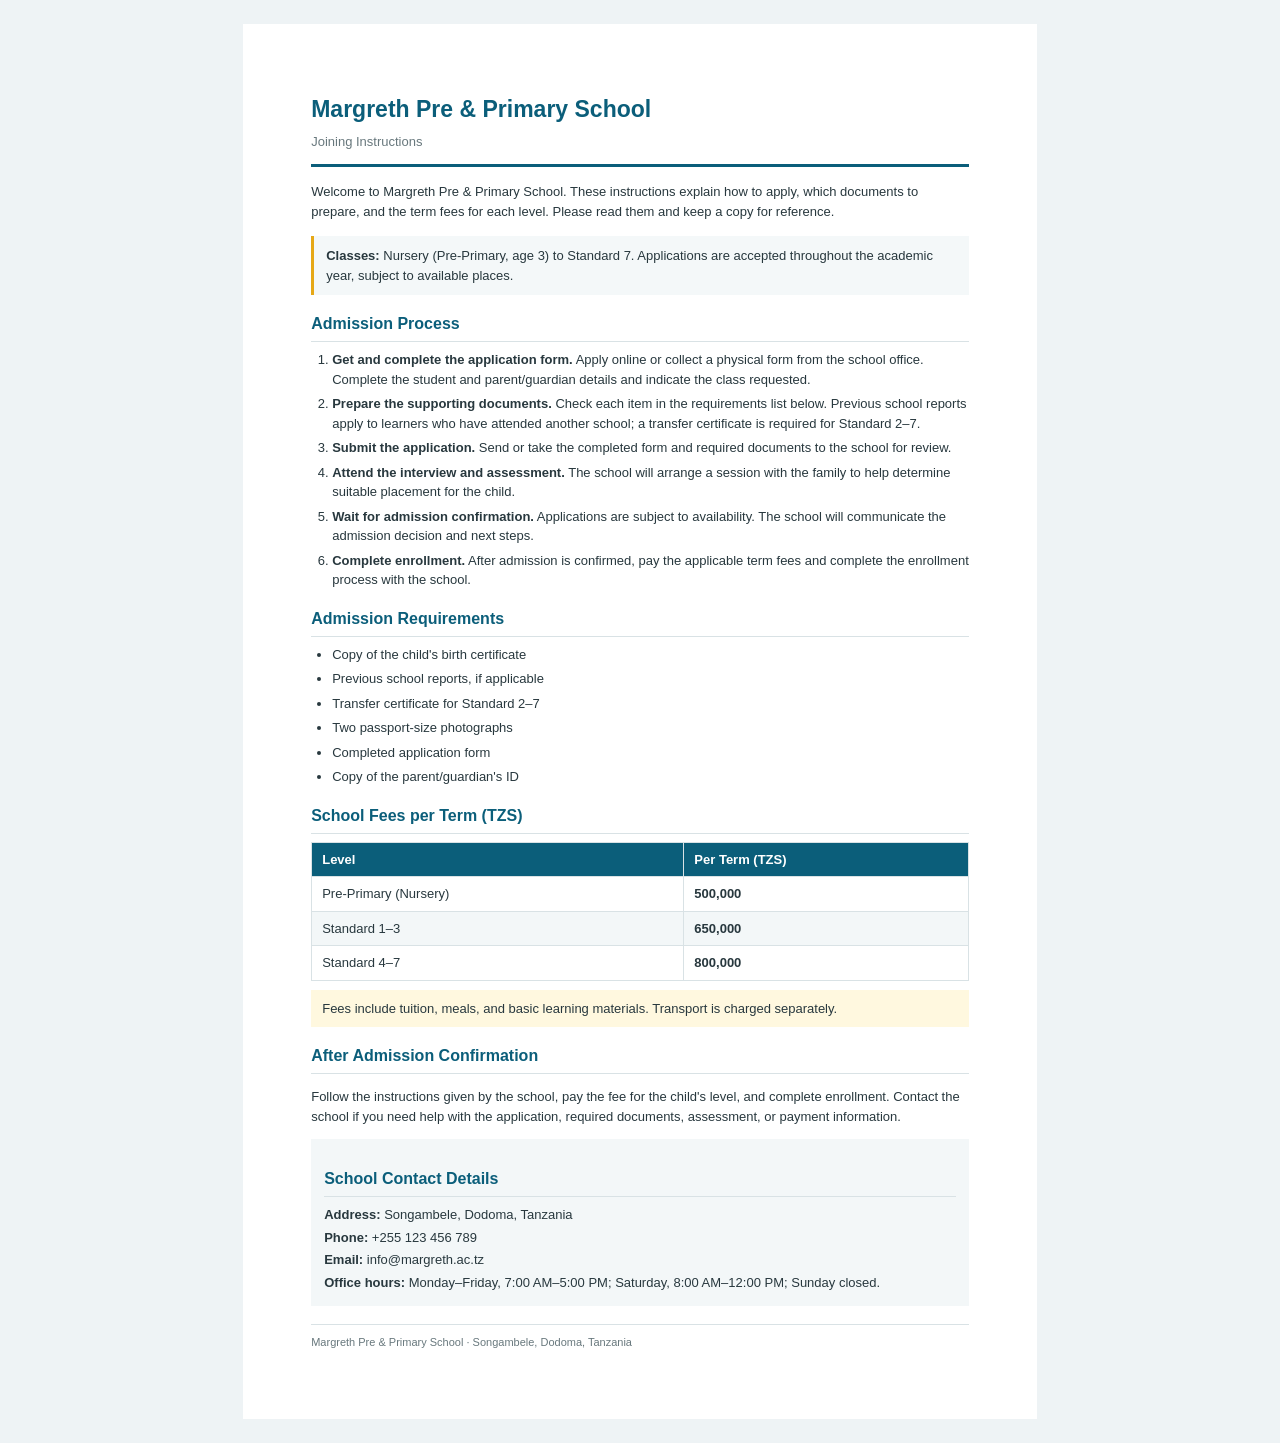
<file: admissions/joining-instructions.html>
<!DOCTYPE html>
<html lang="en">
<head>
    <meta charset="UTF-8">
    <meta name="viewport" content="width=device-width, initial-scale=1.0">
    <title>Joining Instructions - Margreth Pre & Primary School</title>
    <style>
        * { box-sizing: border-box; }
        body { margin: 0; background: #eef3f5; color: #28383e; font: 13px/1.5 Arial, sans-serif; }
        .page { width: 210mm; min-height: 297mm; margin: 24px auto; padding: 18mm; background: #fff; }
        .heading { padding: 0 0 13px; border-bottom: 3px solid #0b5e7a; }
        .heading h1 { margin: 0; color: #0b5e7a; font-size: 23px; }
        .heading p { margin: 5px 0 0; color: #68787d; }
        .intro { margin: 15px 0; }
        .eligibility { padding: 10px 12px; border-left: 3px solid #e6a817; background: #f4f8f9; }
        h2 { margin: 17px 0 8px; padding-bottom: 5px; border-bottom: 1px solid #d9e2e5; color: #0b5e7a; font-size: 16px; page-break-after: avoid; }
        ol, ul { margin: 7px 0 0; padding-left: 21px; }
        li { margin: 5px 0; }
        table { width: 100%; margin-top: 8px; border-collapse: collapse; }
        th, td { padding: 7px 10px; border: 1px solid #d9e2e5; text-align: left; }
        th { background: #0b5e7a; color: #fff; }
        tbody tr:nth-child(even) { background: #f3f7f8; }
        .amount { font-weight: bold; white-space: nowrap; }
        .note { margin-top: 9px; padding: 9px 11px; background: #fff8df; }
        .contact { margin-top: 12px; padding: 11px 13px; background: #f3f7f8; }
        .contact p { margin: 3px 0; }
        .footer { margin-top: 18px; padding-top: 9px; border-top: 1px solid #d9e2e5; color: #68787d; font-size: 11px; }
        @media print {
            body { background: #fff; }
            .page { width: auto; min-height: 0; margin: 0; padding: 0; }
        }
    </style>
</head>
<body>
    <main class="page">
        <header class="heading">
            <h1>Margreth Pre & Primary School</h1>
            <p>Joining Instructions</p>
        </header>

        <p class="intro">Welcome to Margreth Pre & Primary School. These instructions explain how to apply, which documents to prepare, and the term fees for each level. Please read them and keep a copy for reference.</p>

        <p class="eligibility"><strong>Classes:</strong> Nursery (Pre-Primary, age 3) to Standard 7. Applications are accepted throughout the academic year, subject to available places.</p>

        <section>
            <h2>Admission Process</h2>
            <ol>
                <li><strong>Get and complete the application form.</strong> Apply online or collect a physical form from the school office. Complete the student and parent/guardian details and indicate the class requested.</li>
                <li><strong>Prepare the supporting documents.</strong> Check each item in the requirements list below. Previous school reports apply to learners who have attended another school; a transfer certificate is required for Standard 2–7.</li>
                <li><strong>Submit the application.</strong> Send or take the completed form and required documents to the school for review.</li>
                <li><strong>Attend the interview and assessment.</strong> The school will arrange a session with the family to help determine suitable placement for the child.</li>
                <li><strong>Wait for admission confirmation.</strong> Applications are subject to availability. The school will communicate the admission decision and next steps.</li>
                <li><strong>Complete enrollment.</strong> After admission is confirmed, pay the applicable term fees and complete the enrollment process with the school.</li>
            </ol>
        </section>

        <section>
            <h2>Admission Requirements</h2>
            <ul>
                <li>Copy of the child's birth certificate</li>
                <li>Previous school reports, if applicable</li>
                <li>Transfer certificate for Standard 2–7</li>
                <li>Two passport-size photographs</li>
                <li>Completed application form</li>
                <li>Copy of the parent/guardian's ID</li>
            </ul>
        </section>

        <section>
            <h2>School Fees per Term (TZS)</h2>
            <table>
                <thead><tr><th>Level</th><th>Per Term (TZS)</th></tr></thead>
                <tbody>
                    <tr><td>Pre-Primary (Nursery)</td><td class="amount">500,000</td></tr>
                    <tr><td>Standard 1–3</td><td class="amount">650,000</td></tr>
                    <tr><td>Standard 4–7</td><td class="amount">800,000</td></tr>
                </tbody>
            </table>
            <p class="note">Fees include tuition, meals, and basic learning materials. Transport is charged separately.</p>
        </section>

        <section>
            <h2>After Admission Confirmation</h2>
            <p>Follow the instructions given by the school, pay the fee for the child's level, and complete enrollment. Contact the school if you need help with the application, required documents, assessment, or payment information.</p>
        </section>

        <section class="contact">
            <h2>School Contact Details</h2>
            <p><strong>Address:</strong> Songambele, Dodoma, Tanzania</p>
            <p><strong>Phone:</strong> +255 123 456 789</p>
            <p><strong>Email:</strong> info@margreth.ac.tz</p>
            <p><strong>Office hours:</strong> Monday–Friday, 7:00 AM–5:00 PM; Saturday, 8:00 AM–12:00 PM; Sunday closed.</p>
        </section>

        <footer class="footer">
            Margreth Pre & Primary School · Songambele, Dodoma, Tanzania
        </footer>
    </main>
</body>
</html>
</file>
<file: css/style.css>
/* --- CSS VARIABLES (Rangi za Margreth Pre & Primary) --- */
:root {
    --primary-blue: #0b5e7a;
    --secondary-blue: #0a4d66;
    --accent-yellow: #f4c10f;
    --light-bg: #f4f7f9;
    --white: #ffffff;
    --text-dark: #333333;
    --text-light: #666666;
    --font-main: 'Segoe UI', Tahoma, Geneva, Verdana, sans-serif;
}

/* --- RESET & GLOBAL STYLES --- */
* {
    margin: 0;
    padding: 0;
    box-sizing: border-box;
}

body {
    font-family: var(--font-main);
    color: var(--text-dark);
    line-height: 1.6;
    background-color: var(--white);
}

a {
    text-decoration: none;
    color: inherit;
}

ul {
    list-style: none;
}

.container {
    width: 90%;
    max-width: 1200px;
    margin: 0 auto;
}

/* --- TOP BAR --- */
.top-bar {
    background-color: var(--white);
    padding: 8px 0;
    font-size: 13px;
    border-bottom: 1px solid #f0f0f0;
}

.top-bar .container {
    display: flex;
    justify-content: flex-end;
    gap: 20px;
}

.top-bar a {
    color: var(--text-light);
    transition: color 0.3s;
}

.top-bar a:hover {
    color: var(--primary-blue);
}

/* --- HEADER --- */
header {
    background-color: var(--white);
    padding: 30px 0;
    border-bottom: 1px solid #e0e0e0;
    position: sticky;
    top: 0;
    z-index: 1000;
}

header .container {
    display: flex;
    justify-content: space-between;
    align-items: center;
}

.logo {
    display: flex;
    align-items: center;
    gap: 8px;
    font-size: 22px;
    font-weight: 700;
    color: var(--primary-blue);
}

.logo i {
    color: var(--accent-yellow);
    font-size: 24px;
}

/* --- NAVIGATION LINKS --- */
.mobile-menu-toggle {
    display: none;
    width: 44px;
    height: 42px;
    place-items: center;
    border: 1px solid rgba(11, 94, 122, .18);
    border-radius: 5px;
    background: #fff;
    color: var(--primary-blue);
    cursor: pointer;
}

.hamburger-lines {
    display: flex;
    width: 20px;
    flex-direction: column;
    gap: 5px;
}

.hamburger-lines span {
    display: block;
    width: 100%;
    height: 2px;
    border-radius: 2px;
    background: currentColor;
    transition: transform 200ms ease, opacity 200ms ease;
}

.mobile-menu-toggle[aria-expanded="true"] .hamburger-lines span:first-child {
    transform: translateY(7px) rotate(45deg);
}

.mobile-menu-toggle[aria-expanded="true"] .hamburger-lines span:nth-child(2) {
    opacity: 0;
}

.mobile-menu-toggle[aria-expanded="true"] .hamburger-lines span:last-child {
    transform: translateY(-7px) rotate(-45deg);
}

nav ul {
    display: flex;
    gap: 22px;
    align-items: center;
}

nav ul li a {
    font-weight: 500;
    font-size: 13px;
    color: var(--primary-blue);
    transition: all 0.3s ease;
    position: relative;
    padding-bottom: 6px;
    letter-spacing: 0.5px;
    text-transform: uppercase;
}

nav ul li a::after {
    content: '';
    position: absolute;
    width: 0;
    height: 2px;
    bottom: 0;
    left: 0;
    background-color: var(--primary-blue);
    transition: width 0.3s ease;
}

nav ul li a:hover::after, 
nav ul li a.active::after {
    width: 100%;
}

nav ul li a.btn-login {
    color: var(--white) !important;
    padding: 8px 18px;
    border-radius: 4px;
    font-size: 12px;
    background-color: var(--primary-blue);
    transition: background 0.3s;
    text-transform: uppercase;
    letter-spacing: 0.5px;
}

nav ul li a.btn-login::after {
    display: none;
}

nav ul li a.btn-login:hover {
    background-color: var(--secondary-blue);
}

/* About Us dropdown */
header nav > ul > li.nav-dropdown {
    position: relative;
}

header nav ul.nav-submenu {
    display: flex;
    position: absolute;
    top: calc(100% + 10px);
    left: 0;
    z-index: 1100;
    min-width: 190px;
    padding: 8px;
    gap: 2px;
    flex-direction: column;
    align-items: stretch;
    background: var(--white);
    border: 1px solid #e5ecef;
    border-radius: 6px;
    box-shadow: 0 10px 24px rgba(20, 55, 68, .13);
    opacity: 0;
    visibility: hidden;
    pointer-events: none;
    transform: translateY(5px);
    transition: opacity .2s ease, transform .2s ease, visibility 0s linear .28s;
}

header nav ul.nav-submenu::before {
    content: '';
    position: absolute;
    left: 18px;
    top: -8px;
    width: 14px;
    height: 14px;
    background: var(--white);
    border-left: 1px solid #e5ecef;
    border-top: 1px solid #e5ecef;
    transform: rotate(45deg);
}

header nav ul.nav-submenu::after {
    content: '';
    position: absolute;
    height: 12px;
    left: 0;
    right: 0;
    bottom: 100%;
}

header nav li.nav-dropdown:hover > .nav-submenu,
header nav li.nav-dropdown:focus-within > .nav-submenu {
    opacity: 1;
    visibility: visible;
    pointer-events: auto;
    transform: translateY(0);
    transition-delay: .06s, .06s, 0s;
}

header nav ul.nav-submenu a {
    display: block;
    padding: 10px 12px;
    white-space: nowrap;
    text-transform: none;
    letter-spacing: 0;
    border-radius: 4px;
}

header nav ul.nav-submenu a:hover {
    background: var(--light-bg);
}

header nav ul.nav-submenu a::after {
    display: none;
}

.staff-page {
    background: linear-gradient(180deg, #f4f8fa 0, #fff 420px);
    min-height: 70vh;
    padding: 64px 0 84px;
}

.staff-page > .container {
    width: 100%;
    max-width: none;
    padding-inline: clamp(16px, 4vw, 64px);
}

.staff-heading {
    text-align: center;
    max-width: 680px;
    margin: 0 auto 54px;
}

.staff-heading .eyebrow {
    color: var(--primary-blue);
    font-size: 12px;
    font-weight: 700;
    letter-spacing: 2px;
    text-transform: uppercase;
}

.staff-heading h1 {
    color: var(--primary-blue);
    font-size: clamp(30px, 4vw, 42px);
    line-height: 1.2;
    margin: 8px 0 12px;
}

.staff-heading p {
    color: var(--text-light);
}

.staff-tree {
    display: block;
    width: 100%;
    overflow: visible;
}

/* Staff hierarchy chart */
.org-chart {
    width: 100%;
    min-width: 0;
    padding-top: 0;
}

.org-level {
    display: flex;
    justify-content: center;
    width: 100%;
}

.org-level-top .staff-card {
    width: 190px;
}

.org-stem {
    width: 3px;
    height: 42px;
    margin: 0 auto;
    background: #1681c4;
}

.org-stem-branch {
    height: 40px;
}

.org-manager-aside {
    position: relative;
    width: 100%;
    height: 156px;
}

.org-manager-spine {
    position: absolute;
    inset: 0 auto 0 50%;
    width: 3px;
    background: #1681c4;
    transform: translateX(-50%);
}

.org-manager-branch {
    position: absolute;
    top: 110px;
    left: 50%;
    width: 185px;
    height: 3px;
    background: #1681c4;
}

.org-level-aside {
    position: absolute;
    top: 0;
    left: calc(50% + 185px);
    width: 190px;
}

.org-department-grid {
    position: relative;
    display: grid;
    grid-template-columns: 1.7fr .9fr 1.25fr;
    gap: 16px;
    width: min(94%, 1240px);
    margin-inline: auto;
    padding-top: 40px;
}

.org-department-grid::before {
    content: '';
    position: absolute;
    top: 0;
    left: 22%;
    right: 11.8%;
    border-top: 3px solid #1681c4;
}

.org-department {
    position: relative;
    min-width: 0;
    padding-top: 40px;
    text-align: center;
}

.org-department::before {
    content: '';
    position: absolute;
    top: 0;
    left: 50%;
    height: 40px;
    border-left: 3px solid #1681c4;
}

.org-department-office {
    align-self: start;
    position: relative;
    left: -25%;
}

.org-department-office::before {
    height: 40px;
}

.org-department-discipline {
    position: relative;
    left: 12%;
}

.org-department .staff-card-lead {
    width: 176px;
    margin: 0 auto;
}

.org-stem-small {
    height: 30px;
}

.org-department-academic > .org-stem-small {
    height: 66px;
}

.org-department-discipline > .org-stem-small {
    height: 36px;
}

.org-role-row {
    position: relative;
    display: grid;
    grid-template-columns: repeat(2, minmax(0, 1fr));
    align-items: start;
    gap: 14px;
    padding-top: 36px;
}

.org-role-row::before {
    content: '';
    position: absolute;
    top: 0;
    left: 25%;
    right: 25%;
    border-top: 3px solid #1681c4;
}

.org-role {
    position: relative;
    min-width: 0;
}

.org-role::before {
    content: '';
    position: absolute;
    top: 0;
    left: 50%;
    height: 36px;
    border-left: 3px solid #1681c4;
}

.org-department-office .org-single-child,
.org-department-operations .org-single-child {
    position: relative;
    margin-top: 30px;
}

.org-single-child::before {
    content: '';
    position: absolute;
    left: 50%;
    bottom: 100%;
    height: 30px;
    border-left: 3px solid #1681c4;
}

.org-chart .staff-card {
    width: 100%;
    padding: 0 3px;
    text-align: center;
}

.org-chart .org-level-top .staff-card {
    width: 190px;
}

.org-chart .org-department .staff-card-lead {
    width: 176px;
    margin: 0 auto;
}

.org-chart .org-role .staff-card {
    width: 100%;
}

.org-chart .org-single-child .staff-card {
    width: 160px;
    margin: 0 auto;
}

.org-chart .staff-card::before {
    display: none;
}

.org-chart .staff-photo {
    width: 84px;
    height: 84px;
    margin: 0 auto 5px;
}

.org-chart .staff-avatar {
    display: block;
    width: 84px;
    height: 84px;
    margin: 0;
    border: 2px solid var(--primary-blue);
    border-radius: 50%;
    object-fit: cover;
    object-position: center 28%;
    box-shadow: none;
}

.org-chart .staff-card-root .staff-photo,
.org-chart .staff-card-root .staff-avatar {
    width: 96px;
    height: 96px;
}

.org-chart .staff-card-root .staff-avatar {
    outline: 3px solid var(--accent-yellow);
    outline-offset: 3px;
}

.org-level-top .staff-photo,
.org-level-top .staff-avatar,
.org-level-aside .staff-photo,
.org-level-aside .staff-avatar {
    width: 96px;
    height: 96px;
}

.org-chart .staff-card h3 {
    min-height: 0;
    margin: 0;
    padding: 0;
    border: 0;
    background: transparent;
    color: var(--primary-blue);
    font-size: 13px;
    line-height: 1.25;
}

.org-chart .staff-card .staff-name {
    margin: 2px 0 0;
    padding: 0;
    background: transparent;
    color: var(--text-dark);
    font-size: 11px;
    line-height: 1.25;
}

.org-chart .staff-card-member {
    font-size: 12px;
}

.staff-level {
    display: flex;
    justify-content: center;
    align-items: flex-start;
    flex-wrap: wrap;
    gap: 30px;
    width: 100%;
    position: relative;
}

.staff-level-leads::after,
.staff-level-teachers::after {
    content: '';
    position: absolute;
    top: -18px;
    left: 50%;
    width: min(76%, 720px);
    height: 1px;
    background: #c8d6db;
    transform: translateX(-50%);
}

.staff-card {
    width: 190px;
    text-align: center;
    position: relative;
    transition: z-index 0s;
}

.staff-card:hover,
.staff-card:focus-within {
    z-index: 5;
}

.staff-photo {
    width: 104px;
    height: 104px;
    margin: 0 auto 12px;
    position: relative;
}

.staff-hover-card {
    position: absolute;
    z-index: 6;
    top: calc(100% + 8px);
    left: 50%;
    width: 228px;
    padding: 13px 15px;
    display: flex;
    flex-direction: column;
    gap: 4px;
    text-align: left;
    background: #fff;
    border: 1px solid #e5ecef;
    border-radius: 8px;
    box-shadow: 0 10px 26px rgba(20, 55, 68, .17);
    opacity: 0;
    visibility: hidden;
    pointer-events: none;
    transform: translate(-50%, 5px);
    transition: opacity .18s ease, transform .18s ease, visibility 0s linear .2s;
}

.staff-hover-card::before {
    content: '';
    position: absolute;
    top: -6px;
    left: calc(50% - 5px);
    width: 10px;
    height: 10px;
    background: #fff;
    border-top: 1px solid #e5ecef;
    border-left: 1px solid #e5ecef;
    transform: rotate(45deg);
}

.staff-card:hover .staff-hover-card,
.staff-card:focus-within .staff-hover-card {
    opacity: 1;
    visibility: visible;
    pointer-events: auto;
    transform: translate(-50%, 0);
    transition-delay: 0s;
}

.staff-hover-card strong {
    color: var(--primary-blue);
    font-size: 14px;
}

.staff-hover-card span {
    color: var(--text-light);
    font-size: 12px;
}

.staff-hover-card a {
    color: var(--primary-blue);
    font-size: 12px;
    font-weight: 600;
    margin-top: 5px;
    white-space: nowrap;
}

.staff-hover-card a i {
    margin-right: 4px;
}

.staff-card .staff-name {
    margin: 3px 0;
    color: var(--primary-blue);
    font-weight: 600;
    font-size: 13px;
}

.staff-card:not(.staff-card-root)::before {
    content: '';
    position: absolute;
    width: 1px;
    height: 37px;
    background: #c8d6db;
    left: 50%;
    bottom: calc(100% + 1px);
}

.org-chart .staff-card:not(.staff-card-root)::before {
    display: none;
}

.staff-avatar {
    width: 104px;
    height: 104px;
    margin: 0;
    display: block;
    border-radius: 50%;
    border: 5px solid white;
    background: #dce7eb;
    box-shadow: 0 4px 16px rgba(16, 68, 86, .12);
    object-fit: cover;
    object-position: center 28%;
}

.staff-card-root .staff-avatar {
    width: 122px;
    height: 122px;
    outline: 2px solid var(--accent-yellow);
    outline-offset: 3px;
}

.staff-card-root .staff-photo {
    width: 122px;
    height: 122px;
}

.staff-card h2,
.staff-card h3 {
    color: #243a43;
    font-size: 16px;
    line-height: 1.35;
}

.staff-card p {
    color: #718087;
    font-size: 13px;
    margin-top: 3px;
}

.staff-note {
    margin: 46px auto 0;
    color: #718087;
    font-size: 13px;
    text-align: center;
}

/* --- HERO SECTION --- */
.hero {
    background-color: var(--primary-blue);
    color: var(--white);
    min-height: calc(100vh - 200px);
    display: flex;
    align-items: center;
    padding: 30px 0;
    position: relative;
    overflow: hidden;
    background-image: radial-gradient(circle at 20% 50%, rgba(255,255,255,0.05) 0%, transparent 50%),
                      radial-gradient(circle at 80% 80%, rgba(255,255,255,0.05) 0%, transparent 50%);
}

.hero .container {
    display: flex;
    align-items: center;
    justify-content: space-between;
    gap: 40px;
}

.hero-content {
    flex: 1;
    max-width: 600px;
}

.hero-content h1 {
    font-size: 38px;
    color: var(--accent-yellow);
    margin-bottom: 20px;
    line-height: 1.3;
    font-weight: 700;
}

.hero-content p {
    font-size: 15px;
    margin-bottom: 30px;
    line-height: 1.7;
    opacity: 0.95;
}

.hero-buttons {
    display: flex;
    gap: 15px;
}

.btn {
    padding: 12px 25px;
    border-radius: 5px;
    font-weight: bold;
    cursor: pointer;
    transition: all 0.3s;
    display: inline-block;
    border: none;
    font-family: var(--font-main);
}

.btn-primary {
    background-color: var(--accent-yellow);
    color: var(--text-dark);
    border: 2px solid var(--accent-yellow);
}

.btn-primary:hover {
    background-color: transparent;
    color: var(--accent-yellow);
}

.btn-outline {
    background-color: transparent;
    color: var(--accent-yellow);
    border: 2px solid var(--accent-yellow);
}

.btn-outline:hover {
    background-color: var(--accent-yellow);
    color: var(--text-dark);
}

/* --- HERO COLLAGE --- */
.hero-image {
    flex: 1;
    display: flex;
    justify-content: center;
    align-items: center;
    position: relative;
    min-height: 400px;
}

.hero-collage {
    position: relative;
    width: 400px;
    height: 400px;
}

.collage-circle {
    position: absolute;
    border-radius: 50%;
    overflow: hidden;
    border: 5px solid var(--white);
    box-shadow: 0 10px 30px rgba(0,0,0,0.2);
    transition: transform 0.4s ease;
    z-index: 5;
}

.collage-circle img {
    width: 100%;
    height: 100%;
    object-fit: cover;
}

.collage-circle:hover {
    transform: scale(1.05);
    z-index: 10;
}

.circle-1 {
    width: 220px;
    height: 220px;
    top: 50%;
    left: 50%;
    transform: translate(-50%, -50%);
    z-index: 3;
}

.circle-2 {
    width: 140px;
    height: 140px;
    top: 0;
    left: 0;
    z-index: 4;
}

.circle-3 {
    width: 140px;
    height: 140px;
    bottom: 0;
    right: 0;
    z-index: 2;
}

.collage-bg {
    position: absolute;
    border-radius: 50%;
    z-index: 1;
    opacity: 0.15;
}

.bg-1 {
    width: 350px;
    height: 350px;
    background-color: var(--accent-yellow);
    top: -20px;
    right: -20px;
}

.bg-2 {
    width: 250px;
    height: 250px;
    background-color: var(--white);
    bottom: -10px;
    left: -10px;
}

/* --- PROMO BANNER (Marquee) --- */
.promo-banner {
    background-color: var(--secondary-blue);
    color: var(--white);
    padding: 25px 0;
    overflow: hidden;
    position: relative;
    z-index: 10;
}

.marquee {
    width: 100%;
    overflow: hidden;
    white-space: nowrap;
}

.marquee-content {
    display: inline-block;
    animation: scroll-left 30s linear infinite;
    padding-left: 100%;
}

.marquee-content span {
    display: inline-block;
    padding: 0 40px;
    font-size: 14px;
    font-weight: 500;
    letter-spacing: 0.5px;
}

.marquee-content span i {
    color: var(--accent-yellow);
    margin-right: 8px;
}

@keyframes scroll-left {
    0% { transform: translateX(0); }
    100% { transform: translateX(-100%); }
}

/* --- SECTION TITLES --- */
.section-title {
    text-align: center;
    margin: 60px 0 15px;
    font-size: 28px;
    color: var(--primary-blue);
    position: relative;
    display: flex;
    align-items: center;
    justify-content: center;
    gap: 15px;
}

.section-title::before, .section-title::after {
    content: '';
    display: block;
    width: 40px;
    height: 3px;
    background-color: var(--primary-blue);
}

.section-subtitle {
    text-align: center;
    color: var(--text-light);
    font-size: 15px;
    margin-bottom: 40px;
}

/* --- SECTION TITLES LIGHT (Juu ya Picha) --- */
.section-title-light {
    font-size: 38px;
    color: var(--white);
    font-weight: 700;
    display: flex;
    align-items: center;
    justify-content: center;
    gap: 20px;
    margin-top: -40px;
    margin-bottom: 12px;
    text-transform: capitalize;
    letter-spacing: 0.5px;
}

.section-title-light::before, 
.section-title-light::after {
    content: '';
    display: block;
    width: 60px;
    height: 4px;
    background-color: var(--accent-yellow);
}

.section-subtitle-light {
    color: var(--accent-yellow);
    font-size: 16px;
    letter-spacing: 0.5px;
    text-transform: capitalize;
    font-weight: 500;
}

/* --- CARDS GRID --- */
.grid-cards {
    display: grid;
    grid-template-columns: repeat(auto-fit, minmax(350px, 1fr));
    gap: 25px;
    margin-bottom: 60px;
}

.card {
    background-color: var(--primary-blue);
    color: var(--white);
    padding: 30px;
    border-radius: 8px;
    display: flex;
    gap: 20px;
    transition: transform 0.3s, box-shadow 0.3s;
}

.card:hover {
    transform: translateY(-5px);
    box-shadow: 0 10px 20px rgba(0,0,0,0.2);
}

.card-icon {
    background-color: var(--white);
    width: 60px;
    height: 60px;
    border-radius: 8px;
    display: flex;
    justify-content: center;
    align-items: center;
    font-size: 30px;
    color: var(--primary-blue);
    flex-shrink: 0;
}

.card-content h3 {
    font-size: 20px;
    margin-bottom: 10px;
}

.card-content p {
    font-size: 14px;
    opacity: 0.9;
}

.center-btn {
    text-align: center;
    margin-bottom: 60px;
}

/* --- ABOUT OUR SCHOOL SECTION --- */
.about-new-section {
    padding: 80px 0;
    background-color: var(--white);
    overflow: hidden;
}

.about-grid {
    display: grid;
    grid-template-columns: 1.1fr 1fr;
    gap: 60px;
    align-items: start;
}

.about-left {
    opacity: 0;
    transform: translateX(-50px);
    animation: fadeInLeft 0.8s ease forwards;
}

.about-text {
    font-size: 15px;
    color: var(--text-light);
    line-height: 1.8;
    margin-bottom: 40px;
    max-width: 500px;
}

.stats-grid {
    display: grid;
    grid-template-columns: repeat(2, 1fr);
    gap: 20px;
    max-width: 450px;
}

.stat-card {
    padding: 30px 20px;
    border-radius: 8px;
    text-align: center;
    transition: transform 0.3s ease, box-shadow 0.3s ease;
}

.stat-card:hover {
    transform: translateY(-8px);
    box-shadow: 0 12px 25px rgba(0,0,0,0.15);
}

.stat-card h3 {
    font-size: 32px;
    font-weight: 700;
    margin-bottom: 8px;
}

.stat-card p {
    font-size: 13px;
    opacity: 0.9;
    font-weight: 500;
}

.stat-blue {
    background-color: #e8f0f4;
    color: var(--text-dark);
}
.stat-blue h3 { color: var(--primary-blue); }

.stat-dark {
    background-color: var(--primary-blue);
    color: var(--white);
}
.stat-dark h3 { color: var(--white); }
.stat-dark p { color: var(--white); }

.stat-green {
    background-color: #5cb85c;
    color: var(--white);
}
.stat-green h3 { color: var(--white); }
.stat-green p { color: var(--white); }

.stat-light {
    background-color: #e8f0f4;
    color: var(--text-dark);
}
.stat-light h3 { color: var(--primary-blue); }

.about-right {
    display: grid;
    grid-template-columns: 1fr;
    gap: 20px;
    opacity: 0;
    transform: translateX(50px);
    animation: fadeInRight 0.8s ease forwards;
    animation-delay: 0.3s;
}

.about-image-pair {
    display: grid;
    grid-template-columns: repeat(2, minmax(0, 1fr));
    gap: 20px;
}

.vision-mission-lines {
    display: grid;
    grid-template-columns: 1fr;
    gap: 12px;
}

.vision-mission-lines p {
    color: var(--text-light);
    font-size: 14px;
    line-height: 1.7;
}

.vision-mission-lines strong {
    color: var(--primary-blue);
}

.about-image {
    border-radius: 10px;
    overflow: hidden;
    box-shadow: 0 10px 30px rgba(0,0,0,0.1);
    transition: transform 0.4s ease;
    height: 380px;
}

.about-image img {
    width: 100%;
    height: 100%;
    object-fit: cover;
    transition: transform 0.5s ease;
}

.about-image:hover {
    transform: translateY(-10px);
}

.about-image:hover img {
    transform: scale(1.05);
}

.image-2 {
    margin-top: 100px;
}

@keyframes fadeInLeft {
    0% { opacity: 0; transform: translateX(-50px); }
    100% { opacity: 1; transform: translateX(0); }
}

@keyframes fadeInRight {
    0% { opacity: 0; transform: translateX(50px); }
    100% { opacity: 1; transform: translateX(0); }
}

/* --- ACADEMICS SECTION --- */
.academics-section {
    padding: 0 0 80px;
    background-color: var(--light-bg);
    overflow: hidden;
}

.academics-hero {
    position: relative;
    width: 100%;
    height: 280px;
    overflow: hidden;
}

.academics-hero img {
    width: 100%;
    height: 100%;
    object-fit: cover;
    object-position: center;
    filter: blur(3px) brightness(0.7);
    transform: scale(1.05);
}

.academics-hero-overlay {
    position: absolute;
    top: 0;
    left: 0;
    width: 100%;
    height: 100%;
    background: linear-gradient(135deg, rgba(11, 94, 122, 0.85), rgba(11, 94, 122, 0.5));
    z-index: 1;
}

.academics-hero-content {
    position: absolute;
    top: 35%;
    left: 50%;
    transform: translate(-50%, -50%);
    text-align: center;
    z-index: 2;
    width: 100%;
    padding: 0 20px;
}

.academics-cards-wrapper {
    position: relative;
    margin-top: -80px;
    z-index: 10;
    padding: 0 5%;
}

.academics-cards {
    display: grid;
    grid-template-columns: repeat(4, 1fr);
    gap: 25px;
    max-width: 1300px;
    margin: 0 auto;
}

.academic-card {
    background-color: var(--white);
    border-radius: 10px;
    text-align: center;
    padding: 0 20px 30px;
    position: relative;
    box-shadow: 0 10px 25px rgba(0,0,0,0.1);
    transition: transform 0.3s ease, box-shadow 0.3s ease;
    border-top: 5px solid var(--primary-blue);
    display: flex;
    flex-direction: column;
    align-items: center;
}

.academic-card:hover {
    transform: translateY(-10px);
    box-shadow: 0 15px 35px rgba(0,0,0,0.2);
}

.card-circle {
    width: 80px;
    height: 80px;
    border-radius: 50%;
    display: flex;
    justify-content: center;
    align-items: center;
    background-color: var(--white);
    margin-top: -40px;
    box-shadow: 0 5px 15px rgba(0,0,0,0.15);
    border: 4px solid var(--white);
    transition: transform 0.3s ease;
    margin-bottom: 15px;
}

.academic-card:hover .card-circle {
    transform: scale(1.1);
}

/* --- WHY JOIN OUR SCHOOL --- */
.join-school-section {
    padding: 70px 0 80px;
    background: #f1f5f7;
}

.join-school-section .section-title {
    margin-top: 0;
}

.join-school-section .section-subtitle {
    margin-bottom: 32px;
}

.join-school-reasons {
    width: 100%;
    max-width: 1200px;
    margin: 0 auto;
}

.join-reason {
    margin: 0 0 10px;
    background: #fff;
    border: 1px solid #e5e9eb;
    border-radius: 4px;
    overflow: hidden;
}

.join-reason summary {
    position: relative;
    padding: 17px 48px 17px 20px;
    background: #e9edef;
    color: #30383c;
    font-weight: 700;
    cursor: pointer;
    list-style: none;
}

.join-reason summary::-webkit-details-marker { display: none; }

.join-reason summary::after {
    content: '\f078';
    position: absolute;
    top: 50%;
    right: 20px;
    color: var(--primary-blue);
    font-family: 'Font Awesome 6 Free';
    font-weight: 900;
    transform: translateY(-50%);
    transition: transform .2s ease;
}

.join-reason[open] summary {
    background: var(--primary-blue);
    color: #fff;
}

.join-reason[open] summary::after {
    color: #fff;
    transform: translateY(-50%) rotate(180deg);
}

.join-reason p {
    padding: 16px 20px 18px;
    color: var(--text-light);
    line-height: 1.8;
}

.join-school-action {
    margin-top: 28px;
    text-align: center;
}

.join-school-action p {
    margin-bottom: 18px;
    color: var(--text-dark);
}

.join-school-action .btn i { margin-left: 8px; }

.card-circle i {
    font-size: 34px;
}

.card-blue { border-top-color: #0b5e7a; }
.card-blue .card-circle i { color: #0b5e7a; }

.card-yellow { border-top-color: #e6a817; }
.card-yellow .card-circle i { color: #e6a817; }

.card-dark { border-top-color: #333333; }
.card-dark .card-circle i { color: #333333; }

.card-orange { border-top-color: #d9534f; }
.card-orange .card-circle i { color: #d9534f; }

.card-body h3 {
    color: var(--primary-blue);
    font-size: 18px;
    margin-bottom: 12px;
    font-weight: 700;
}

.card-body p {
    color: var(--text-light);
    font-size: 13px;
    line-height: 1.7;
}

/* --- FOOTER --- */
footer {
    background-color: var(--primary-blue);
    color: var(--white);
    padding: 60px 0 0;
    margin-top: 60px;
}

.footer-grid {
    display: grid;
    grid-template-columns: repeat(auto-fit, minmax(250px, 1fr));
    gap: 40px;
    margin-bottom: 40px;
}

.footer-col h4 {
    font-size: 18px;
    margin-bottom: 20px;
    text-transform: uppercase;
    letter-spacing: 1px;
}

.footer-col ul li {
    margin-bottom: 10px;
}

.footer-col ul li a {
    font-size: 14px;
    opacity: 0.8;
    transition: opacity 0.3s;
}

.footer-col ul li a:hover {
    opacity: 1;
    color: var(--accent-yellow);
}

.footer-col ul li i {
    margin-right: 10px;
    color: var(--accent-yellow);
}

.footer-bottom {
    background-color: var(--secondary-blue);
    padding: 20px 0;
    text-align: center;
    font-size: 14px;
    border-top: 1px solid rgba(255,255,255,0.1);
}

/* --- PAGE HERO (Kwa Kurasa Zote Zinazofungua) --- */
.page-hero {
    position: relative;
    width: 100%;
    height: 280px;
    overflow: hidden;
}

.page-hero img {
    width: 100%;
    height: 100%;
    object-fit: cover;
    object-position: center;
    filter: blur(3px) brightness(0.7);
    transform: scale(1.05);
}

.page-hero-overlay {
    position: absolute;
    top: 0;
    left: 0;
    width: 100%;
    height: 100%;
    background: linear-gradient(135deg, rgba(11, 94, 122, 0.9), rgba(11, 94, 122, 0.6));
    z-index: 1;
}

.page-hero-content {
    position: absolute;
    top: 35%;
    left: 50%;
    transform: translate(-50%, -50%);
    text-align: center;
    z-index: 2;
    width: 100%;
    padding: 0 20px;
}

.page-hero-content h1 {
    font-size: 42px;
    color: var(--accent-yellow);
    font-weight: 700;
    margin-bottom: 10px;
    text-transform: capitalize;
}

.page-hero-content p {
    font-size: 14px;
    color: var(--white);
    letter-spacing: 0.5px;
    text-transform: uppercase;
}

.page-hero-content .section-subtitle-light {
    color: var(--accent-yellow);
}

/* --- ADMISSIONS INTRO --- */
.admissions-intro {
    padding: 30px 0 20px;
    background-color: var(--white);
}

.intro-text {
    max-width: 900px;
    margin: 0 auto;
    text-align: center;
}

.intro-text p {
    font-size: 15px;
    color: var(--text-light);
    line-height: 1.9;
}

/* --- ADMISSION PROCESS (Progress Line na Circles) --- */
.admission-process {
    padding: 40px 0 80px;
    background-color: var(--white);
    position: relative;
}

.process-timeline {
    display: grid;
    grid-template-columns: repeat(4, 1fr);
    gap: 0;
    position: relative;
    margin-top: 60px;
    padding: 0 20px;
}

.process-timeline::before {
    content: '';
    position: absolute;
    top: 40px;
    left: 12.5%;
    width: 75%;
    height: 3px;
    background: linear-gradient(to right, var(--accent-yellow), var(--primary-blue));
    z-index: 1;
}

.process-step {
    position: relative;
    text-align: center;
    padding: 0 15px;
    z-index: 2;
}

.step-circle {
    width: 80px;
    height: 80px;
    background-color: var(--white);
    border: 4px solid var(--primary-blue);
    border-radius: 50%;
    display: flex;
    justify-content: center;
    align-items: center;
    margin: 0 auto 20px;
    position: relative;
    transition: all 0.4s ease;
    box-shadow: 0 5px 20px rgba(11, 94, 122, 0.2);
}

.step-circle i {
    font-size: 30px;
    color: var(--primary-blue);
    transition: all 0.4s ease;
}

.process-step:hover .step-circle {
    background-color: var(--primary-blue);
    transform: scale(1.1);
    border-color: var(--accent-yellow);
    box-shadow: 0 10px 30px rgba(11, 94, 122, 0.4);
}

.process-step:hover .step-circle i {
    color: var(--white);
}

.step-number-badge {
    position: absolute;
    top: -10px;
    right: 50%;
    transform: translateX(50%);
    background-color: var(--accent-yellow);
    color: var(--text-dark);
    width: 32px;
    height: 32px;
    border-radius: 50%;
    display: flex;
    justify-content: center;
    align-items: center;
    font-weight: 700;
    font-size: 12px;
    border: 3px solid var(--white);
    box-shadow: 0 3px 10px rgba(0,0,0,0.15);
    z-index: 3;
    margin-right: -40px;
}

.process-step h3 {
    font-size: 16px;
    color: var(--primary-blue);
    margin-bottom: 10px;
    font-weight: 700;
}

.process-step p {
    font-size: 13px;
    color: var(--text-light);
    line-height: 1.7;
    max-width: 220px;
    margin: 0 auto;
}

/* --- REQUIREMENTS & FEES --- */
.requirements-section {
    padding: 60px 0;
    background-color: var(--light-bg);
}

.requirements-grid {
    display: grid;
    grid-template-columns: 1fr 1fr;
    gap: 40px;
}

.requirements-box, .fees-box {
    background-color: var(--white);
    padding: 40px;
    border-radius: 10px;
    box-shadow: 0 5px 15px rgba(0,0,0,0.05);
}

.requirements-box h3, .fees-box h3 {
    font-size: 20px;
    color: var(--primary-blue);
    margin-bottom: 25px;
    display: flex;
    align-items: center;
    gap: 12px;
}

.requirements-box h3 i, .fees-box h3 i {
    color: var(--accent-yellow);
    font-size: 22px;
}

.requirements-box ul li {
    padding: 12px 0;
    border-bottom: 1px solid #f0f0f0;
    font-size: 14px;
    color: var(--text-dark);
    display: flex;
    align-items: center;
    gap: 12px;
}

.requirements-box ul li:last-child {
    border-bottom: none;
}

.requirements-box ul li i {
    color: #5cb85c;
    font-size: 14px;
}

.fees-table {
    width: 100%;
    border-collapse: collapse;
    margin-bottom: 20px;
}

.fees-table thead {
    background-color: var(--primary-blue);
    color: var(--white);
}

.fees-table th {
    padding: 15px;
    text-align: left;
    font-size: 14px;
    font-weight: 600;
}

.fees-table td {
    padding: 15px;
    border-bottom: 1px solid #f0f0f0;
    font-size: 14px;
    color: var(--text-dark);
}

.fees-table tbody tr:hover {
    background-color: #f9fbfc;
}

.fees-note {
    font-size: 13px;
    color: var(--text-light);
    display: flex;
    align-items: flex-start;
    gap: 8px;
    line-height: 1.6;
}

.fees-note i {
    color: var(--accent-yellow);
    margin-top: 3px;
}

/* --- APPLICATION SECTION (Apply Options) --- */
.application-section {
    padding: 60px 0 80px;
    background-color: var(--light-bg);
}

.apply-options {
    display: grid;
    grid-template-columns: 1fr 1fr;
    gap: 30px;
    max-width: 900px;
    margin: 40px auto 0;
}

.apply-card {
    background-color: var(--white);
    border-radius: 15px;
    padding: 40px 30px;
    text-align: center;
    box-shadow: 0 10px 40px rgba(0,0,0,0.08);
    transition: transform 0.3s ease, box-shadow 0.3s ease;
    border: 2px solid #f0f0f0;
}

.apply-card:hover {
    transform: translateY(-10px);
    box-shadow: 0 20px 50px rgba(0,0,0,0.12);
    border-color: var(--primary-blue);
}

.apply-icon {
    width: 90px;
    height: 90px;
    background: linear-gradient(135deg, var(--primary-blue), var(--secondary-blue));
    color: var(--accent-yellow);
    border-radius: 50%;
    display: flex;
    justify-content: center;
    align-items: center;
    font-size: 38px;
    margin: 0 auto 25px;
    transition: transform 0.3s ease;
}

.apply-card:hover .apply-icon {
    transform: scale(1.1) rotate(5deg);
}

.apply-card h3 {
    font-size: 20px;
    color: var(--primary-blue);
    margin-bottom: 15px;
    font-weight: 700;
}

.apply-card p {
    font-size: 14px;
    color: var(--text-light);
    line-height: 1.7;
    margin-bottom: 25px;
    min-height: 70px;
}

.apply-card .btn {
    padding: 14px 35px;
    font-size: 14px;
    border-radius: 50px;
    box-shadow: 0 8px 20px rgba(244, 193, 15, 0.3);
    transition: all 0.3s ease;
}

.apply-card .btn:hover {
    transform: translateY(-3px);
    box-shadow: 0 12px 25px rgba(244, 193, 15, 0.5);
}

.apply-card .btn i {
    margin-right: 8px;
}

/* --- FOMU KAMILI YA A4 (Inaonekana tu kwenye Print) --- */
.a4-form-print {
    display: none;
}

/* --- CTA SECTION --- */
.cta-section {
    padding: 80px 0;
    background: linear-gradient(135deg, var(--primary-blue), var(--secondary-blue));
    color: var(--white);
    text-align: center;
}

.cta-section h2 {
    font-size: 32px;
    margin-bottom: 15px;
    color: var(--accent-yellow);
}

.cta-section p {
    font-size: 16px;
    margin-bottom: 30px;
    opacity: 0.95;
}

.cta-buttons {
    display: flex;
    justify-content: center;
    gap: 20px;
}

/* --- CONTACT SECTION --- */
.contact-intro {
    padding: 20px 0 20px;
    background-color: var(--white);
}

.contact-intro .intro-text {
    max-width: 900px;
    margin: 0 auto;
    text-align: center;
}

.contact-intro .intro-text p {
    font-size: 15px;
    color: var(--text-light);
    line-height: 1.9;
}

.contact-info-section {
    padding: 40px 0 80px;
    background-color: var(--white);
}

.contact-info-grid {
    display: grid;
    grid-template-columns: repeat(4, 1fr);
    gap: 25px;
}

.contact-info-card {
    background-color: var(--white);
    padding: 40px 25px;
    border-radius: 10px;
    text-align: center;
    box-shadow: 0 5px 25px rgba(0,0,0,0.08);
    transition: transform 0.3s ease, box-shadow 0.3s ease;
    border: 2px solid #f0f0f0;
}

.contact-info-card:hover {
    transform: translateY(-10px);
    box-shadow: 0 15px 40px rgba(0,0,0,0.12);
    border-color: var(--primary-blue);
}

.contact-info-icon {
    width: 70px;
    height: 70px;
    background: linear-gradient(135deg, var(--primary-blue), var(--secondary-blue));
    color: var(--accent-yellow);
    border-radius: 50%;
    display: flex;
    justify-content: center;
    align-items: center;
    font-size: 26px;
    margin: 0 auto 20px;
    transition: transform 0.3s ease;
}

.contact-info-card:hover .contact-info-icon {
    transform: scale(1.1) rotate(5deg);
}

.contact-info-card h3 {
    font-size: 18px;
    color: var(--primary-blue);
    margin-bottom: 10px;
    font-weight: 700;
}

.contact-info-card p {
    font-size: 13px;
    color: var(--text-light);
    margin-bottom: 12px;
}

.contact-info-card a,
.contact-info-card span {
    display: block;
    font-size: 13px;
    color: var(--text-dark);
    margin-bottom: 6px;
    transition: color 0.3s ease;
    line-height: 1.6;
}

.contact-info-card a:hover {
    color: var(--primary-blue);
    font-weight: 500;
}

.contact-main-section {
    padding: 40px 0 80px;
    background-color: var(--light-bg);
}

.contact-main-grid {
    display: grid;
    grid-template-columns: 1.3fr 1fr;
    gap: 40px;
    align-items: start;
}

.contact-form-box {
    background-color: var(--white);
    padding: 40px;
    border-radius: 15px;
    box-shadow: 0 10px 40px rgba(0,0,0,0.08);
}

.contact-form-box h3 {
    font-size: 22px;
    color: var(--primary-blue);
    margin-bottom: 10px;
    display: flex;
    align-items: center;
    gap: 12px;
    font-weight: 700;
}

.contact-form-box h3 i {
    color: var(--accent-yellow);
    font-size: 24px;
}

.contact-form-box > p {
    font-size: 14px;
    color: var(--text-light);
    margin-bottom: 30px;
}

.contact-form .form-row {
    display: grid;
    grid-template-columns: 1fr 1fr;
    gap: 20px;
    margin-bottom: 20px;
}

.contact-form .form-group {
    display: flex;
    flex-direction: column;
}

.contact-form .form-group.full-width {
    grid-column: 1 / -1;
    margin-bottom: 20px;
}

.contact-form label {
    font-size: 13px;
    font-weight: 500;
    color: var(--text-dark);
    margin-bottom: 8px;
}

.contact-form label span {
    color: #d9534f;
}

.contact-form input,
.contact-form select,
.contact-form textarea {
    width: 100%;
    padding: 12px 16px;
    border: 2px solid #e8f0f4;
    border-radius: 8px;
    font-family: var(--font-main);
    font-size: 14px;
    background-color: #f9fbfc;
    transition: all 0.3s ease;
}

.contact-form input:focus,
.contact-form select:focus,
.contact-form textarea:focus {
    outline: none;
    border-color: var(--primary-blue);
    background-color: var(--white);
    box-shadow: 0 0 0 4px rgba(11, 94, 122, 0.1);
}

.contact-form textarea {
    resize: vertical;
    min-height: 130px;
}

.contact-form .form-submit {
    text-align: left;
    margin-top: 10px;
}

.contact-form .form-submit .btn {
    padding: 14px 40px;
    font-size: 14px;
    border-radius: 50px;
    box-shadow: 0 8px 20px rgba(244, 193, 15, 0.3);
    transition: all 0.3s ease;
}

.contact-form .form-submit .btn:hover {
    transform: translateY(-3px);
    box-shadow: 0 12px 25px rgba(244, 193, 15, 0.5);
}

.contact-form .form-submit .btn i {
    margin-right: 8px;
}

.contact-map-box {
    background-color: var(--white);
    padding: 40px;
    border-radius: 15px;
    box-shadow: 0 10px 40px rgba(0,0,0,0.08);
}

.contact-map-box h3 {
    font-size: 22px;
    color: var(--primary-blue);
    margin-bottom: 10px;
    display: flex;
    align-items: center;
    gap: 12px;
    font-weight: 700;
}

.contact-map-box h3 i {
    color: var(--accent-yellow);
    font-size: 24px;
}

.contact-map-box > p {
    font-size: 14px;
    color: var(--text-light);
    margin-bottom: 20px;
}

.map-container {
    border-radius: 10px;
    overflow: hidden;
    box-shadow: 0 5px 20px rgba(0,0,0,0.1);
    height: 400px;
}

.map-container iframe {
    width: 100%;
    height: 100%;
    border: 0;
    display: block;
}

/* --- GALLERY HERO (Auto-Rotating Slideshow) --- */
.gallery-hero-section {
    padding: 0;
    background-color: var(--light-bg);
    overflow: hidden;
}

.gallery-hero {
    position: relative;
    width: 100%;
    height: 280px;
    overflow: hidden;
}

.gallery-slides {
    position: absolute;
    top: 0;
    left: 0;
    width: 100%;
    height: 100%;
    z-index: 1;
}

.slide {
    position: absolute;
    top: 0;
    left: 0;
    width: 100%;
    height: 100%;
    background-size: cover;
    background-position: center;
    background-repeat: no-repeat;
    opacity: 0;
    transform: scale(1.1);
    transition: opacity 1.5s ease, transform 6s ease;
    filter: blur(2px) brightness(0.7);
    -webkit-filter: blur(2px) brightness(0.7);
}

.slide.active {
    opacity: 1;
    transform: scale(1);
}

.slide-1 { background-image: url('../images/gallery-banner.jpg'); }
.slide-2 { background-image: url('../images/gallery-4.jpg'); }
.slide-3 { background-image: url('../images/gallery-5.jpg'); }
.slide-4 { background-image: url('../images/gallery-6.jpg'); }

.gallery-hero-overlay {
    position: absolute;
    top: 0;
    left: 0;
    width: 100%;
    height: 100%;
    background: linear-gradient(135deg, rgba(11, 94, 122, 0.85), rgba(11, 94, 122, 0.5));
    z-index: 2;
}

.gallery-hero-content {
    position: absolute;
    top: 35%;
    left: 50%;
    transform: translate(-50%, -50%);
    text-align: center;
    z-index: 3;
    width: 100%;
    padding: 0 20px;
}

/* --- GALLERY SECTION --- */
.gallery-section {
    padding: 64px 0;
    background-color: #f1f2f3;
}

.gallery-filter {
    display: flex;
    justify-content: center;
    gap: 15px;
    margin-bottom: 50px;
    flex-wrap: wrap;
}

.filter-btn {
    padding: 10px 25px;
    background-color: transparent;
    color: var(--text-dark);
    border: 2px solid #e8f0f4;
    border-radius: 50px;
    font-family: var(--font-main);
    font-size: 14px;
    font-weight: 600;
    cursor: pointer;
    transition: all 0.3s ease;
    text-transform: capitalize;
}

.filter-btn:hover {
    border-color: var(--primary-blue);
    color: var(--primary-blue);
}

.filter-btn.active {
    background-color: var(--primary-blue);
    color: var(--white);
    border-color: var(--primary-blue);
    box-shadow: 0 8px 20px rgba(11, 94, 122, 0.3);
}

/* --- GALLERY GRID (Masonry Layout) --- */
.gallery-grid {
    display: grid;
    grid-template-columns: repeat(6, minmax(0, 1fr));
    grid-template-rows: repeat(5, 160px);
    grid-auto-rows: 160px;
    gap: 9px;
    grid-auto-flow: row;
    padding: 14px;
    background: #fff;
    max-width: 1200px;
    margin-inline: auto;
}

.gallery-item {
    position: relative;
    border-radius: 0;
    overflow: hidden;
    box-shadow: none;
    transition: opacity 0.25s ease;
    cursor: pointer;
    grid-column: auto;
    grid-row: auto;
}

/* Fixed collage map to match the staggered reference layout. */
.gallery-item:nth-child(1) { grid-area: 1 / 1 / 3 / 5; }
.gallery-item:nth-child(2) { grid-area: 1 / 5 / 2 / 7; }
.gallery-item:nth-child(3) { grid-area: 2 / 6 / 3 / 7; }
.gallery-item:nth-child(4) { grid-area: 3 / 6 / 4 / 7; }
.gallery-item:nth-child(5) { grid-area: 3 / 1 / 4 / 3; }
.gallery-item:nth-child(6) { grid-area: 3 / 3 / 4 / 5; }
.gallery-item:nth-child(7) { grid-area: 2 / 5 / 4 / 6; }
.gallery-item:nth-child(8) { grid-area: 4 / 1 / 5 / 3; }
.gallery-item:nth-child(9) { grid-area: 4 / 3 / 5 / 6; }
.gallery-item:nth-child(10) { grid-area: 4 / 6 / 5 / 7; }
.gallery-item:nth-child(11) { grid-area: 5 / 1 / 6 / 3; }
.gallery-item:nth-child(12) { grid-area: 5 / 3 / 6 / 5; }

/* When a filter is active, let the remaining images pack together. */
.gallery-grid.is-filtered {
    grid-auto-flow: dense;
}
.gallery-grid.is-filtered .gallery-item { grid-area: auto; grid-column: span 1; grid-row: span 1; }
.gallery-grid.is-filtered .gallery-item.item-large { grid-column: span 2; grid-row: span 2; }
.gallery-grid.is-filtered .gallery-item.item-tall { grid-column: span 1; grid-row: span 2; }
.gallery-grid.is-filtered .gallery-item.item-wide { grid-column: span 2; grid-row: span 1; }
.gallery-grid.is-filtered.filtered-count-1 { grid-template-columns: minmax(0, 1fr); grid-auto-rows: 520px; }
.gallery-grid.is-filtered.filtered-count-2 { grid-template-columns: repeat(2, minmax(0, 1fr)); grid-auto-rows: 340px; }
.gallery-grid.is-filtered.filtered-count-3,
.gallery-grid.is-filtered.filtered-count-4 { grid-template-columns: repeat(2, minmax(0, 1fr)); grid-auto-rows: 300px; }
.gallery-grid.is-filtered.filtered-count-5-plus { grid-template-columns: repeat(3, minmax(0, 1fr)); grid-auto-rows: 240px; }
.gallery-grid.is-filtered.filtered-count-3 .gallery-item,
.gallery-grid.is-filtered.filtered-count-4 .gallery-item,
.gallery-grid.is-filtered.filtered-count-5-plus .gallery-item { grid-column: span 1; grid-row: span 1; }

.gallery-item:hover {
    opacity: .96;
    z-index: 5;
}

.gallery-image {
    width: 100%;
    height: 100%;
    overflow: hidden;
}

.gallery-image img {
    width: 100%;
    height: 100%;
    object-fit: cover;
    display: block;
    transition: transform 0.35s ease;
}

.gallery-item:hover .gallery-image img {
    transform: scale(1.025);
}

.gallery-overlay {
    position: absolute;
    top: 0;
    left: 0;
    width: 100%;
    height: 100%;
    background: linear-gradient(to top, rgba(11, 94, 122, 0.95) 0%, rgba(11, 94, 122, 0.5) 50%, transparent 100%);
    display: flex;
    flex-direction: column;
    justify-content: flex-end;
    padding: 25px;
    opacity: 0;
    transition: opacity 0.4s ease;
}

.gallery-item:hover .gallery-overlay {
    opacity: 1;
}

.gallery-overlay h3 {
    font-size: 16px;
    color: var(--white);
    margin-bottom: 5px;
    font-weight: 700;
    transform: translateY(20px);
    transition: transform 0.4s ease;
}

.gallery-overlay p {
    font-size: 12px;
    color: var(--accent-yellow);
    transform: translateY(20px);
    transition: transform 0.4s ease 0.1s;
}

.gallery-item:hover .gallery-overlay h3,
.gallery-item:hover .gallery-overlay p {
    transform: translateY(0);
}

.gallery-zoom {
    position: absolute;
    top: 15px;
    right: 15px;
    width: 40px;
    height: 40px;
    background-color: var(--accent-yellow);
    color: var(--text-dark);
    border-radius: 50%;
    display: flex;
    justify-content: center;
    align-items: center;
    font-size: 14px;
    transform: scale(0) rotate(-180deg);
    transition: transform 0.4s ease;
}

.gallery-item:hover .gallery-zoom {
    transform: scale(1) rotate(0deg);
}

.gallery-zoom:hover {
    background-color: var(--white);
}

.gallery-load-more {
    text-align: center;
    margin-top: 50px;
}

.gallery-load-more .btn {
    padding: 14px 40px;
    font-size: 14px;
    border-radius: 50px;
    box-shadow: 0 8px 20px rgba(244, 193, 15, 0.3);
    transition: all 0.3s ease;
}

.gallery-load-more .btn:hover {
    transform: translateY(-3px);
    box-shadow: 0 12px 25px rgba(244, 193, 15, 0.5);
}

.gallery-load-more .btn i {
    margin-right: 8px;
}

/* --- SMOOTH SCROLL KWA NAVIGATION --- */
html {
    scroll-behavior: smooth;
}

section[id] {
    scroll-margin-top: 100px;
}

/* --- PRINT STYLES (Kwa Kudownload PDF) --- */
@media print {
    body * {
        visibility: hidden;
    }
    
    .a4-form-print, .a4-form-print * {
        visibility: visible;
    }
    
    .a4-form-print {
        display: block !important;
        position: absolute;
        left: 0;
        top: 0;
        width: 100%;
        padding: 30px;
        background-color: white;
    }
    
    .form-letterhead {
        display: flex;
        align-items: center;
        gap: 20px;
        padding-bottom: 20px;
        border-bottom: 3px double #0b5e7a;
        margin-bottom: 30px;
    }
    
    .letterhead-logo {
        width: 70px;
        height: 70px;
        background: linear-gradient(135deg, #0b5e7a, #0a4d66);
        color: #f4c10f;
        border-radius: 50%;
        display: flex;
        justify-content: center;
        align-items: center;
        font-size: 32px;
        flex-shrink: 0;
        -webkit-print-color-adjust: exact;
        print-color-adjust: exact;
    }
    
    .letterhead-text h1 {
        font-size: 22px;
        color: #0b5e7a;
        margin-bottom: 5px;
        font-weight: 700;
    }
    
    .letterhead-text p {
        font-size: 12px;
        color: #666;
    }
    
    .form-title {
        text-align: center;
        margin-bottom: 30px;
    }
    
    .form-title h2 {
        font-size: 20px;
        color: #333;
        letter-spacing: 2px;
        text-transform: uppercase;
        margin-bottom: 5px;
    }
    
    .form-title p {
        font-size: 13px;
        color: #666;
        font-style: italic;
    }
    
    .form-section-block {
        margin-bottom: 25px;
    }
    
    .section-bar {
        background-color: #0b5e7a !important;
        color: white !important;
        padding: 10px 20px;
        font-size: 13px;
        font-weight: 700;
        letter-spacing: 1px;
        text-transform: uppercase;
        -webkit-print-color-adjust: exact;
        print-color-adjust: exact;
    }
    
    .form-table {
        width: 100%;
        border-collapse: collapse;
        border: 1px solid #d0d0d0;
        border-top: none;
    }
    
    .form-table td {
        padding: 12px 15px;
        border: 1px solid #d0d0d0;
        vertical-align: middle;
    }
    
    .label-cell {
        background-color: #f8f9fa !important;
        font-size: 12px;
        font-weight: 600;
        color: #333;
        text-transform: uppercase;
        letter-spacing: 0.5px;
        width: 20%;
        -webkit-print-color-adjust: exact;
        print-color-adjust: exact;
    }
    
    .input-cell {
        width: 30%;
        font-size: 13px;
        color: #333;
    }
    
    .academic-table thead {
        background-color: #e8f0f4 !important;
        -webkit-print-color-adjust: exact;
        print-color-adjust: exact;
    }
    
    .academic-table th {
        padding: 10px 15px;
        font-size: 12px;
        font-weight: 700;
        color: #0b5e7a;
        text-transform: uppercase;
        text-align: left;
        border: 1px solid #d0d0d0;
    }
    
    .declaration-text {
        font-size: 13px;
        color: #666;
        line-height: 1.8;
        padding: 15px 20px;
        background-color: #f8f9fa !important;
        border: 1px solid #d0d0d0;
        border-top: none;
        -webkit-print-color-adjust: exact;
        print-color-adjust: exact;
    }
    
    .signature-table td {
        padding: 25px 15px;
    }
    
    .form-footer {
        text-align: center;
        margin-top: 30px;
        padding-top: 15px;
        border-top: 1px solid #e0e0e0;
    }
    
    .form-footer p {
        font-size: 11px;
        color: #666;
        font-style: italic;
    }

    /* Keep the printed application boxes compact enough for A4. */
    .a4-form-print {
        padding: 16px;
    }

    .form-letterhead {
        gap: 12px;
        padding-bottom: 12px;
        margin-bottom: 16px;
    }

    .letterhead-logo {
        width: 54px;
        height: 54px;
        font-size: 25px;
    }

    .letterhead-text h1 {
        font-size: 18px;
    }

    .form-title {
        margin-bottom: 16px;
    }

    .form-title h2 {
        font-size: 17px;
    }

    .form-section-block {
        margin-bottom: 12px;
    }

    .section-bar {
        padding: 7px 12px;
        font-size: 11px;
    }

    .form-table td {
        padding: 6px 8px;
        font-size: 11px;
    }

    .input-cell {
        height: 26px;
    }

    .label-cell {
        font-size: 10px;
    }

    .declaration-text {
        padding: 8px 12px;
        font-size: 11px;
        line-height: 1.5;
    }

    .signature-table td {
        padding: 12px 8px;
    }

    .form-footer {
        margin-top: 14px;
        padding-top: 8px;
    }
    
    header, .top-bar, .promo-banner, footer, .form-header, .modern-form-submit, .cta-section {
        display: none !important;
    }
}

/* --- RESPONSIVE DESIGN --- */
@media (max-width: 992px) {
    header {
        padding: 20px 0;
    }
    .hero {
        min-height: auto;
        padding: 50px 0;
    }
    .hero .container { 
        flex-direction: column; 
        text-align: center; 
    }
    .hero-content {
        max-width: 100%;
    }
    .hero-content h1 { 
        font-size: 30px; 
    }
    .hero-content p {
        font-size: 14px;
        margin: 0 auto 30px;
    }
    .hero-buttons { 
        justify-content: center; 
    }
    .hero-image {
        min-height: 350px;
        margin-top: 30px;
    }
    .hero-collage {
        width: 320px;
        height: 320px;
    }
    .circle-1 { width: 180px; height: 180px; }
    .circle-2 { width: 110px; height: 110px; }
    .circle-3 { width: 110px; height: 110px; }
    .bg-1 { width: 280px; height: 280px; }
    .bg-2 { width: 200px; height: 200px; }
    
    .academics-hero {
        height: 220px;
    }
    .section-title-light {
        font-size: 30px;
        gap: 15px;
        margin-top: -30px;
    }
    .section-title-light::before, 
    .section-title-light::after {
        width: 40px;
        height: 3px;
    }
    .section-subtitle-light {
        font-size: 14px;
    }
    .academics-cards {
        grid-template-columns: repeat(2, 1fr);
        gap: 20px;
    }
    .academics-cards-wrapper {
        margin-top: -60px;
    }
    
    .about-grid {
        grid-template-columns: 1fr;
        gap: 50px;
    }
    .about-text {
        max-width: 100%;
    }
    .stats-grid {
        max-width: 100%;
        grid-template-columns: repeat(2, 1fr);
    }
    .about-right {
        grid-template-columns: 1fr;
        gap: 15px;
    }
    .about-image-pair {
        gap: 15px;
    }
    .vision-mission-lines {
        grid-template-columns: 1fr;
    }
    .about-image {
        height: 300px;
    }
    .image-2 {
        margin-top: 0;
    }
    
    .admissions-intro {
        padding: 80px 0 20px;
    }
    .process-timeline {
        grid-template-columns: repeat(2, 1fr);
        gap: 50px 20px;
    }
    .process-timeline::before {
        display: none;
    }
    .requirements-grid {
        grid-template-columns: 1fr;
    }
    .page-hero {
        height: 220px;
    }
    .page-hero-content h1 {
        font-size: 32px;
    }
    
    .apply-options {
        grid-template-columns: 1fr;
        gap: 25px;
    }
    
    .contact-info-grid {
        grid-template-columns: repeat(2, 1fr);
    }
    .contact-main-grid {
        grid-template-columns: 1fr;
        gap: 30px;
    }
    
    .gallery-hero {
        height: 220px;
    }
    .gallery-grid {
        grid-template-columns: repeat(3, 1fr);
        grid-template-rows: repeat(4, 180px);
        grid-auto-rows: 180px;
        gap: 6px;
    }
    .gallery-item:nth-child(n) { grid-area: auto; }
    .gallery-item { grid-column: span 1; grid-row: span 1; }
    .gallery-item.item-large { grid-column: span 2; grid-row: span 2; }
    .gallery-item.item-tall { grid-column: span 1; grid-row: span 2; }
    .gallery-item.item-wide { grid-column: span 2; grid-row: span 1; }
}

@media (max-width: 900px) {
    /* Reflow the chart before its department columns become cramped. */
    .org-manager-aside {
        height: 142px;
    }

    .org-manager-branch {
        top: 100px;
        width: 120px;
    }

    .org-level-aside {
        left: calc(50% + 120px);
        width: 150px;
    }

    .org-department-grid {
        display: flex;
        flex-direction: column;
        gap: 36px;
        padding-top: 38px;
    }

    .org-department-grid::before {
        left: 50%;
        right: auto;
        bottom: 0;
        border-top: 0;
        border-left: 3px solid #1681c4;
    }

    .org-department {
        padding-top: 0;
    }

    .org-department-office {
        left: auto;
    }

    .org-department-discipline {
        left: auto;
    }

    .org-department::before {
        display: none;
    }

    .org-role-row {
        grid-template-columns: 1fr;
        gap: 26px;
        padding-top: 26px;
    }

    .org-role-row::before {
        left: 50%;
        right: auto;
        bottom: 0;
        border-top: 0;
        border-left: 3px solid #1681c4;
    }

    .org-role::before {
        height: 26px;
    }
}

@media (max-width: 768px) {
    header {
        padding: 15px 0;
    }
    header .container { 
        flex-direction: row;
        flex-wrap: wrap;
        gap: 0;
    }
    .mobile-menu-toggle {
        display: grid;
    }
    header nav {
        display: none;
        width: 100%;
        padding-top: 12px;
    }
    header .container.menu-open nav {
        display: block;
    }
    header nav ul {
        flex-direction: column;
        align-items: stretch;
        gap: 0;
        padding: 8px 0;
        border-top: 1px solid #e6edef;
    }
    header nav ul li a {
        display: block;
        padding: 12px 8px;
        font-size: 12px;
    }
    header nav ul li a::after {
        display: none;
    }
    header nav ul li a.btn-login {
        display: inline-block;
        margin-top: 6px;
    }

    header nav ul.nav-submenu {
        display: flex;
        position: static;
        min-width: 0;
        margin: 0 0 4px 12px;
        padding: 0 0 0 10px;
        border: 0;
        border-left: 2px solid #dce7eb;
        border-radius: 0;
        box-shadow: none;
        background: transparent;
        opacity: 1;
        visibility: visible;
        pointer-events: auto;
        transform: none;
        transition: none;
    }

    header nav ul.nav-submenu::before,
    header nav ul.nav-submenu::after,
    .staff-level-leads::after,
    .staff-level-teachers::after {
        display: none;
    }

    header nav ul.nav-submenu a {
        padding: 8px;
        font-size: 11px;
    }

    .staff-page {
        padding: 44px 0 60px;
    }

    .staff-heading {
        margin-bottom: 42px;
    }

    .staff-tree {
        display: block;
        width: 100%;
        overflow: visible;
        padding: 8px 0 24px;
    }

    .org-chart {
        width: 100%;
        margin: 0;
    }

    .org-chart .staff-card {
        width: min(100%, 190px);
    }

    .org-chart .staff-photo,
    .org-chart .staff-avatar {
        width: 76px;
        height: 76px;
    }

    .org-chart .org-level-top .staff-photo,
    .org-chart .org-level-top .staff-avatar,
    .org-chart .org-level-aside .staff-photo,
    .org-chart .org-level-aside .staff-avatar {
        width: 84px;
        height: 84px;
    }

    .org-level-top .staff-card,
    .org-chart .org-level-top .staff-card {
        width: 160px;
    }

    .org-manager-aside {
        height: 142px;
    }

    .org-manager-branch {
        top: 100px;
        width: 74px;
    }

    .org-level-aside {
        left: calc(50% + 74px);
        width: 132px;
    }

    .org-chart .org-level-aside .staff-card {
        width: 132px;
    }

    .org-department-grid {
        padding-top: 32px;
        gap: 32px;
    }

    .org-department .staff-card-lead {
        width: min(100%, 176px);
    }

    .org-chart .org-single-child .staff-card {
        width: min(100%, 160px);
    }

    .org-chart .staff-card h3 {
        font-size: 12px;
    }

    .staff-hover-card {
        width: min(210px, calc(100vw - 36px));
    }
    
    .grid-cards { 
        grid-template-columns: 1fr; 
    }
    
    .hero-content h1 { 
        font-size: 24px; 
    }
    .hero-buttons { 
        flex-direction: column; 
        align-items: center; 
    }
    .btn { 
        width: 100%; 
        text-align: center; 
    }
    .hero-collage {
        width: 280px;
        height: 280px;
    }
    .circle-1 { width: 150px; height: 150px; }
    .circle-2 { width: 90px; height: 90px; }
    .circle-3 { width: 90px; height: 90px; }
    .bg-1 { width: 230px; height: 230px; }
    .bg-2 { width: 160px; height: 160px; }
    
    .marquee-content span {
        font-size: 12px;
        padding: 0 20px;
    }
    
    .academics-hero {
        height: 180px;
    }
    .section-title-light {
        font-size: 24px;
        gap: 10px;
        margin-top: -20px;
        letter-spacing: 0px;
    }
    .section-title-light::before, 
    .section-title-light::after {
        width: 25px;
        height: 2px;
    }
    .section-subtitle-light {
        font-size: 12px;
    }
    .academics-cards {
        grid-template-columns: 1fr;
        gap: 35px;
        padding: 0 10px;
    }
    .academics-cards-wrapper {
        margin-top: -50px;
    }
    .card-circle {
        width: 70px;
        height: 70px;
        margin-top: -35px;
    }
    .card-circle i {
        font-size: 28px;
    }
    .card-body h3 {
        font-size: 16px;
    }
    .card-body p {
        font-size: 12px;
    }
    
    .about-new-section {
        padding: 60px 0;
    }
    .stats-grid {
        grid-template-columns: 1fr 1fr;
        gap: 12px;
    }
    .stat-card {
        padding: 20px 15px;
    }
    .stat-card h3 {
        font-size: 26px;
    }
    .stat-card p {
        font-size: 12px;
    }
    .about-right {
        grid-template-columns: 1fr 1fr;
        gap: 10px;
    }
    .about-image {
        height: 220px;
    }
    
    .admissions-intro {
        padding: 60px 0 20px;
    }
    .process-timeline {
        grid-template-columns: 1fr;
        gap: 40px;
    }
    .page-hero {
        height: 180px;
    }
    .page-hero-content h1 {
        font-size: 26px;
    }
    .page-hero-content p {
        font-size: 12px;
    }
    .requirements-box, .fees-box {
        padding: 25px;
    }
    .requirements-box h3, .fees-box h3 {
        font-size: 17px;
    }
    .cta-section h2 {
        font-size: 22px;
    }
    .cta-buttons {
        flex-direction: column;
        align-items: center;
    }
    .cta-buttons .btn {
        width: 100%;
    }
    
    .apply-card {
        padding: 30px 20px;
    }
    .apply-icon {
        width: 70px;
        height: 70px;
        font-size: 30px;
    }
    .apply-card h3 {
        font-size: 17px;
    }
    .apply-card p {
        font-size: 13px;
        min-height: auto;
    }
    .apply-card .btn {
        width: 100%;
    }
    
    .contact-intro {
        padding: 60px 0 20px;
    }
    .contact-info-grid {
        grid-template-columns: 1fr;
        gap: 20px;
    }
    .contact-info-card {
        padding: 30px 20px;
    }
    .contact-info-icon {
        width: 60px;
        height: 60px;
        font-size: 22px;
    }
    .contact-form-box,
    .contact-map-box {
        padding: 25px 20px;
    }
    .contact-form-box h3,
    .contact-map-box h3 {
        font-size: 18px;
    }
    .contact-form .form-row {
        grid-template-columns: 1fr;
        gap: 15px;
    }
    .contact-form .form-submit .btn {
        width: 100%;
        text-align: center;
    }
    .map-container {
        height: 300px;
    }
    
    .gallery-hero {
        height: 180px;
    }
    .gallery-section {
        padding: 60px 0;
    }
    .gallery-grid {
        grid-template-columns: repeat(2, 1fr);
        grid-template-rows: none;
        grid-auto-rows: 210px;
        gap: 5px;
    }
    .gallery-grid.is-filtered.filtered-count-1 { grid-template-columns: minmax(0, 1fr); grid-auto-rows: 360px; }
    .gallery-grid.is-filtered.filtered-count-2 { grid-template-columns: minmax(0, 1fr); grid-auto-rows: 300px; }
    .gallery-grid.is-filtered.filtered-count-3,
    .gallery-grid.is-filtered.filtered-count-4 { grid-template-columns: repeat(2, minmax(0, 1fr)); grid-auto-rows: 230px; }
    .gallery-grid.is-filtered.filtered-count-5-plus { grid-template-columns: repeat(2, minmax(0, 1fr)); grid-auto-rows: 200px; }
    .gallery-item:nth-child(n) { grid-area: auto; }
    .gallery-item.item-large,
    .gallery-item.item-wide {
        grid-column: span 2;
        grid-row: span 1;
    }
    .gallery-item.item-tall {
        grid-column: span 1;
        grid-row: span 1;
    }
    .gallery-filter {
        gap: 10px;
        margin-bottom: 35px;
    }
    .filter-btn {
        padding: 8px 18px;
        font-size: 12px;
    }
    .gallery-overlay {
        padding: 15px;
        opacity: 1;
        background: linear-gradient(to top, rgba(11, 94, 122, 0.9) 0%, transparent 60%);
    }
    .gallery-overlay h3 {
        font-size: 13px;
        transform: translateY(0);
    }
    .gallery-overlay p {
        font-size: 11px;
        transform: translateY(0);
    }
    .gallery-zoom {
        width: 32px;
        height: 32px;
        font-size: 12px;
        transform: scale(1) rotate(0deg);
    }
}
/* Gallery image popup */
.gallery-image-popup {
    position: fixed;
    inset: 0;
    z-index: 9999;
    display: none;
    align-items: center;
    justify-content: center;
    padding: 60px 24px 24px;
    background: rgba(0, 0, 0, 0.88);
}

.gallery-image-popup.is-open {
    display: flex;
}

.gallery-image-popup img {
    display: block;
    max-width:  min(100%, 1100px);
    max-height: 100%;
    object-fit: contain;
    border-radius: 6px;
}

.gallery-popup-close {
    position: absolute;
    top: 18px;
    right: 24px;
    border: 0;
    background: transparent;
    color: #fff;
    font-size: 42px;
    line-height: 1;
    cursor: pointer;
}




/* --- NEWS PAGE --- */
.news-intro {
    padding: 60px 0 20px;
    background-color: var(--white);
}

.news-intro .intro-text {
    max-width: 900px;
    margin: 0 auto;
    text-align: center;
}

.news-intro .intro-text p {
    font-size: 15px;
    color: var(--text-light);
    line-height: 1.9;
}

/* --- FEATURED NEWS --- */
.featured-news-section {
    padding: 40px 0 80px;
    background-color: var(--white);
}

.featured-news {
    display: grid;
    grid-template-columns: 1.2fr 1fr;
    gap: 40px;
    background-color: var(--white);
    border-radius: 15px;
    overflow: hidden;
    box-shadow: 0 10px 40px rgba(0,0,0,0.08);
    transition: transform 0.3s ease, box-shadow 0.3s ease;
}

.featured-news:hover {
    transform: translateY(-5px);
    box-shadow: 0 20px 50px rgba(0,0,0,0.12);
}

.featured-news-image {
    position: relative;
    overflow: hidden;
    height: 100%;
    min-height: 350px;
}

.featured-news-image img {
    width: 100%;
    height: 100%;
    object-fit: cover;
    transition: transform 0.6s ease;
}

.featured-news:hover .featured-news-image img {
    transform: scale(1.08);
}

.featured-badge {
    position: absolute;
    top: 20px;
    left: 20px;
    background-color: var(--accent-yellow);
    color: var(--text-dark);
    padding: 8px 18px;
    border-radius: 50px;
    font-size: 12px;
    font-weight: 700;
    text-transform: uppercase;
    letter-spacing: 1px;
    box-shadow: 0 5px 15px rgba(0,0,0,0.2);
}

.featured-news-content {
    padding: 40px;
    display: flex;
    flex-direction: column;
    justify-content: center;
}

.news-meta {
    display: flex;
    gap: 20px;
    margin-bottom: 15px;
    font-size: 13px;
    color: var(--text-light);
}

.news-meta span {
    display: flex;
    align-items: center;
    gap: 6px;
}

.news-meta i {
    color: var(--accent-yellow);
}

.featured-news-content h3 {
    font-size: 26px;
    color: var(--primary-blue);
    margin-bottom: 15px;
    line-height: 1.3;
    font-weight: 700;
}

.featured-news-content > p {
    font-size: 15px;
    color: var(--text-light);
    line-height: 1.8;
    margin-bottom: 25px;
}

.btn-read-more {
    display: inline-flex;
    align-items: center;
    gap: 10px;
    color: var(--primary-blue);
    font-weight: 600;
    font-size: 14px;
    transition: gap 0.3s ease, color 0.3s ease;
    align-self: flex-start;
}

.btn-read-more:hover {
    gap: 15px;
    color: var(--accent-yellow);
}

.btn-read-more i {
    transition: transform 0.3s ease;
}

/* --- NEWS GRID --- */
.news-grid-section {
    padding: 60px 0 80px;
    background-color: var(--light-bg);
}

.news-grid {
    display: grid;
    grid-template-columns: repeat(3, 1fr);
    gap: 30px;
}

.news-card {
    background-color: var(--white);
    border-radius: 12px;
    overflow: hidden;
    box-shadow: 0 5px 20px rgba(0,0,0,0.08);
    transition: transform 0.3s ease, box-shadow 0.3s ease;
}

.news-card:hover {
    transform: translateY(-10px);
    box-shadow: 0 20px 40px rgba(0,0,0,0.15);
}

.news-card-image {
    position: relative;
    width: 100%;
    height: 220px;
    overflow: hidden;
}

.news-card-image img {
    width: 100%;
    height: 100%;
    object-fit: cover;
    transition: transform 0.5s ease;
}

.news-card:hover .news-card-image img {
    transform: scale(1.1);
}

.news-card-category {
    position: absolute;
    top: 15px;
    left: 15px;
    background-color: var(--primary-blue);
    color: var(--white);
    padding: 6px 15px;
    border-radius: 50px;
    font-size: 11px;
    font-weight: 700;
    text-transform: uppercase;
    letter-spacing: 0.5px;
}

.news-card-body {
    padding: 25px;
}

.news-card-meta {
    font-size: 12px;
    color: var(--text-light);
    margin-bottom: 12px;
    display: flex;
    align-items: center;
    gap: 6px;
}

.news-card-meta i {
    color: var(--accent-yellow);
}

.news-card-body h3 {
    font-size: 17px;
    color: var(--primary-blue);
    margin-bottom: 12px;
    font-weight: 700;
    line-height: 1.4;
    transition: color 0.3s ease;
}

.news-card:hover .news-card-body h3 {
    color: var(--accent-yellow);
}

.news-card-body p {
    font-size: 13px;
    color: var(--text-light);
    line-height: 1.7;
    margin-bottom: 15px;
}

.news-card-link {
    display: inline-flex;
    align-items: center;
    gap: 8px;
    color: var(--primary-blue);
    font-weight: 600;
    font-size: 13px;
    transition: gap 0.3s ease, color 0.3s ease;
}

.news-card-link:hover {
    gap: 12px;
    color: var(--accent-yellow);
}

.news-load-more {
    text-align: center;
    margin-top: 50px;
}

.news-load-more .btn {
    padding: 14px 40px;
    font-size: 14px;
    border-radius: 50px;
    box-shadow: 0 8px 20px rgba(244, 193, 15, 0.3);
    transition: all 0.3s ease;
}

.news-load-more .btn:hover {
    transform: translateY(-3px);
    box-shadow: 0 12px 25px rgba(244, 193, 15, 0.5);
}

.news-load-more .btn i {
    margin-right: 8px;
}

/* --- UPCOMING EVENTS --- */
.events-section {
    padding: 60px 0 80px;
    background-color: var(--white);
}

.events-grid {
    display: grid;
    grid-template-columns: repeat(3, 1fr);
    gap: 25px;
}

.event-card {
    display: flex;
    gap: 20px;
    background-color: var(--white);
    border: 2px solid #f0f0f0;
    border-radius: 12px;
    padding: 25px;
    transition: transform 0.3s ease, border-color 0.3s ease, box-shadow 0.3s ease;
}

.event-card:hover {
    transform: translateY(-5px);
    border-color: var(--primary-blue);
    box-shadow: 0 15px 35px rgba(0,0,0,0.1);
}

.event-date {
    display: flex;
    flex-direction: column;
    align-items: center;
    justify-content: center;
    background: linear-gradient(135deg, var(--primary-blue), var(--secondary-blue));
    color: var(--white);
    border-radius: 10px;
    padding: 15px;
    min-width: 75px;
    flex-shrink: 0;
}

.event-day {
    font-size: 26px;
    font-weight: 700;
    line-height: 1;
    color: var(--accent-yellow);
}

.event-month {
    font-size: 12px;
    font-weight: 600;
    letter-spacing: 1px;
    margin-top: 5px;
}

.event-info h3 {
    font-size: 16px;
    color: var(--primary-blue);
    margin-bottom: 10px;
    font-weight: 700;
}

.event-info p {
    font-size: 13px;
    color: var(--text-light);
    margin-bottom: 5px;
    display: flex;
    align-items: center;
    gap: 8px;
}

.event-info p i {
    color: var(--accent-yellow);
    font-size: 12px;
}

/* --- NEWSLETTER SECTION --- */
.newsletter-section {
    padding: 60px 0;
    background: linear-gradient(135deg, var(--primary-blue), var(--secondary-blue));
    color: var(--white);
    text-align: center;
}

.newsletter-content {
    max-width: 700px;
    margin: 0 auto;
}

.newsletter-icon {
    width: 80px;
    height: 80px;
    background-color: rgba(255,255,255,0.15);
    border-radius: 50%;
    display: flex;
    justify-content: center;
    align-items: center;
    font-size: 34px;
    color: var(--accent-yellow);
    margin: 0 auto 25px;
}

.newsletter-content h2 {
    font-size: 28px;
    color: var(--accent-yellow);
    margin-bottom: 12px;
    font-weight: 700;
}

.newsletter-content > p {
    font-size: 15px;
    margin-bottom: 30px;
    opacity: 0.95;
}

.newsletter-form {
    display: flex;
    gap: 12px;
    max-width: 550px;
    margin: 0 auto;
}

.newsletter-form input {
    flex: 1;
    padding: 14px 20px;
    border: 2px solid rgba(255,255,255,0.3);
    border-radius: 50px;
    font-family: var(--font-main);
    font-size: 14px;
    background-color: rgba(255,255,255,0.1);
    color: var(--white);
    transition: all 0.3s ease;
}

.newsletter-form input::placeholder {
    color: rgba(255,255,255,0.7);
}

.newsletter-form input:focus {
    outline: none;
    border-color: var(--accent-yellow);
    background-color: rgba(255,255,255,0.15);
}

.newsletter-form .btn {
    padding: 14px 30px;
    border-radius: 50px;
    font-size: 14px;
    white-space: nowrap;
    box-shadow: 0 8px 20px rgba(244, 193, 15, 0.3);
    transition: all 0.3s ease;
}

.newsletter-form .btn:hover {
    transform: translateY(-3px);
    box-shadow: 0 12px 25px rgba(244, 193, 15, 0.5);
}

.newsletter-form .btn i {
    margin-right: 8px;
}

/* --- RESPONSIVE KWA NEWS --- */
@media (max-width: 992px) {
    .featured-news {
        grid-template-columns: 1fr;
        gap: 0;
    }
    .featured-news-image {
        min-height: 300px;
    }
    .featured-news-content {
        padding: 30px;
    }
    .featured-news-content h3 {
        font-size: 22px;
    }
    .news-grid {
        grid-template-columns: repeat(2, 1fr);
        gap: 25px;
    }
    .events-grid {
        grid-template-columns: repeat(2, 1fr);
    }
}

@media (max-width: 768px) {
    .news-intro {
        padding: 60px 0 20px;
    }
    .featured-news-content {
        padding: 25px 20px;
    }
    .featured-news-content h3 {
        font-size: 18px;
    }
    .featured-news-content > p {
        font-size: 14px;
    }
    .news-meta {
        flex-direction: column;
        gap: 8px;
    }
    .news-grid {
        grid-template-columns: 1fr;
        gap: 20px;
    }
    .events-grid {
        grid-template-columns: 1fr;
    }
    .event-card {
        padding: 20px;
    }
    .newsletter-content h2 {
        font-size: 22px;
    }
    .newsletter-form {
        flex-direction: column;
        gap: 12px;
    }
    .newsletter-form .btn {
        width: 100%;
    }
}
/* Automatic news slider */
.news-slides {
    display: grid;
}

.news-slider .news-slide {
    grid-area: 1 / 1;
    display: grid;
    opacity: 0;
    visibility: hidden;
    transform: translateX(52px);
    pointer-events: none;
    transition: opacity 700ms ease, transform 700ms cubic-bezier(0.22, 1, 0.36, 1), visibility 0s linear 700ms;
}

.news-slider .news-slide.is-active {
    opacity: 1;
    visibility: visible;
    transform: translateX(0);
    pointer-events: auto;
    z-index: 1;
    transition: opacity 700ms ease, transform 700ms cubic-bezier(0.22, 1, 0.36, 1), visibility 0s;
}

.news-slider .news-slide.is-leaving {
    z-index: 2;
    opacity: 0;
    visibility: visible;
    transform: translateX(-52px);
    transition: opacity 700ms ease, transform 700ms cubic-bezier(0.22, 1, 0.36, 1), visibility 0s;
}

.news-slider .featured-news:hover {
    transform: none;
}

.news-slider-controls {
    display: flex;
    justify-content: center;
    align-items: center;
    gap: 12px;
    margin-top: 24px;
}

.news-slider-button,
.news-slider-dot {
    width: 38px;
    height: 38px;
    border: 0;
    border-radius: 50%;
    display: inline-flex;
    align-items: center;
    justify-content: center;
    cursor: pointer;
}

.news-slider-button {
    background: var(--primary-blue);
    color: var(--white);
}

.news-slider-dots {
    display: flex;
    gap: 8px;
}

.news-slider-dot {
    width: 10px;
    height: 10px;
    padding: 0;
    background: #c8d2d8;
}

.news-slider-dot.is-active {
    background: var(--accent-yellow);
}


/* Admissions page layout */
.admissions-hero img {
    object-position: center 45%;
}

.admissions-intro {
    padding: 64px 0 42px;
}

.admissions-intro .section-title,
.application-section .section-title {
    margin-bottom: 12px;
}

.admissions-intro .section-subtitle,
.application-section .section-subtitle {
    margin-bottom: 24px;
}

.admissions-intro .process-timeline {
    margin-top: 48px;
}

.requirements-section {
    padding: 72px 0;
}

.requirements-grid {
    gap: 28px;
    align-items: stretch;
}

.requirements-box,
.fees-box {
    border-radius: 14px;
    border: 1px solid rgba(11, 94, 122, 0.08);
    box-shadow: 0 12px 34px rgba(11, 53, 70, 0.08);
}

.requirements-box h3,
.fees-box h3 {
    padding-bottom: 18px;
    border-bottom: 1px solid #edf1f3;
}

.fees-table tbody tr:last-child td {
    border-bottom: 0;
}

.application-section {
    padding: 72px 0 84px;
}

.apply-options {
    gap: 28px;
    max-width: 960px;
}

.apply-card {
    border-color: #e9eef0;
    box-shadow: 0 12px 34px rgba(11, 53, 70, 0.08);
}

@media (max-width: 768px) {
    .admissions-intro {
        padding: 52px 0 28px;
    }

    .requirements-section,
    .application-section {
        padding: 52px 0 60px;
    }

    .fees-table th,
    .fees-table td {
        padding: 12px 10px;
        font-size: 13px;
    }
}

/* Simple application choices without card panels */
.apply-options {
    display: grid;
    grid-template-columns: repeat(2, minmax(0, 1fr));
    gap: 42px;
    max-width: 900px;
    margin: 38px auto 0;
}

.apply-option {
    padding: 8px 28px;
    text-align: center;
}

.apply-option + .apply-option {
    border-left: 1px solid #dfe7ea;
}

.apply-option h3 {
    margin-bottom: 12px;
    color: var(--primary-blue);
    font-size: 20px;
}

.apply-option p {
    min-height: 72px;
    margin: 0 auto 22px;
    color: var(--text-light);
    font-size: 14px;
    line-height: 1.7;
}

.apply-option .btn {
    display: inline-flex;
    align-items: center;
    justify-content: center;
    gap: 8px;
    padding: 13px 28px;
    border-radius: 50px;
}

.admission-form-shell {
    margin: 48px auto 0;
    padding: 32px;
    background: #08758a;
}

.admission-form-shell[hidden] {
    display: none;
}

.admission-form-card {
    width: 100%;
    margin: 0 auto;
    padding: clamp(24px, 5vw, 48px);
    background: #fff;
    box-shadow: 0 18px 50px rgba(0, 43, 55, .18);
}

.admission-form-heading {
    margin-bottom: 30px;
}

.admission-form-heading .portal-login-icon {
    margin: 0 auto 16px;
}

.admission-form-heading h2 {
    margin-bottom: 8px;
    color: #08758a;
    font-size: 26px;
    text-align: center;
}

.admission-form-heading p {
    color: #66757a;
    font-size: 14px;
    text-align: center;
}

.admission-form-heading p span,
.admission-field label span {
    color: #c24135;
}

.admission-fieldset {
    min-width: 0;
    margin: 0 0 24px;
    padding: 22px;
    border: 1px solid #e2eaed;
    border-radius: 6px;
}

.admission-fieldset legend {
    padding: 0 9px;
    color: #08758a;
    font-size: 17px;
    font-weight: 700;
}

.admission-fields-grid {
    display: grid;
    grid-template-columns: repeat(2, minmax(0, 1fr));
    gap: 18px 20px;
}

.admission-field {
    display: flex;
    min-width: 0;
    flex-direction: column;
    gap: 7px;
}

.admission-field-full {
    grid-column: 1 / -1;
}

.admission-field label {
    color: #35464b;
    font-size: 13px;
    font-weight: 600;
}

.admission-field input,
.admission-field select,
.admission-field textarea {
    width: 100%;
    min-height: 46px;
    padding: 11px 13px;
    border: 1px solid transparent;
    border-radius: 4px;
    outline: none;
    background: #f2f3f4;
    color: #26383d;
    font: inherit;
    font-size: 14px;
    transition: border-color 180ms ease, background 180ms ease, box-shadow 180ms ease;
}

.admission-field textarea {
    min-height: 82px;
    resize: vertical;
}

.admission-field input:focus,
.admission-field select:focus,
.admission-field textarea:focus {
    border-color: #08758a;
    background: #fff;
    box-shadow: 0 0 0 3px rgba(8, 117, 138, .12);
}

.admission-field input[type="file"] {
    padding: 8px;
    font-size: 12px;
}

.admission-field small,
.admission-upload-note {
    color: #66757a;
    font-size: 12px;
    line-height: 1.5;
}

.admission-upload-note {
    margin: 0 0 18px;
}

.admission-form-trap {
    position: absolute;
    width: 1px;
    height: 1px;
    overflow: hidden;
    clip: rect(0, 0, 0, 0);
    white-space: nowrap;
}

.admission-form-actions {
    display: flex;
    justify-content: flex-end;
    gap: 14px;
    margin-top: 28px;
}

.admission-form-actions .admission-submit {
    width: auto;
    min-width: 210px;
    margin: 0;
}

.admission-reset {
    min-width: 150px;
    padding: 14px 20px;
    border: 1px solid #08758a;
    border-radius: 4px;
    background: #fff;
    color: #08758a;
    font: inherit;
    font-weight: 700;
    cursor: pointer;
    transition: background 180ms ease, color 180ms ease, transform 180ms ease;
}

.admission-reset:hover {
    transform: translateY(-2px);
    background: #e8f3f5;
}

.admission-reset i {
    margin-right: 8px;
}

@media (max-width: 768px) {
    .admission-form-shell {
        margin-top: 34px;
        padding: 16px;
    }

    .admission-fieldset {
        padding: 17px 14px;
    }
}

@media (max-width: 560px) {
    .admission-fields-grid {
        grid-template-columns: 1fr;
    }

    .admission-field-full {
        grid-column: auto;
    }

    .admission-form-actions {
        flex-direction: column;
    }

    .admission-form-actions .admission-submit,
    .admission-reset {
        width: 100%;
    }
}

@media (max-width: 768px) {
    .apply-options {
        grid-template-columns: 1fr;
        gap: 30px;
    }

    .apply-option + .apply-option {
        padding-top: 30px;
        border-top: 1px solid #dfe7ea;
        border-left: 0;
    }

    .apply-option p {
        min-height: 0;
    }
}

/* Modern admissions requirements and fees panels */
.requirements-grid {
    gap: 30px;
}

.requirements-box,
.fees-box {
    position: relative;
    overflow: hidden;
    padding: 34px;
    border: 1px solid rgba(11, 94, 122, 0.1);
    border-radius: 18px;
    background: linear-gradient(145deg, #fff 0%, #fbfdfe 100%);
    box-shadow: 0 14px 38px rgba(21, 54, 68, 0.09);
    transition: transform 300ms ease, box-shadow 300ms ease, border-color 300ms ease;
}

.requirements-box::before,
.fees-box::before {
    position: absolute;
    top: 0;
    left: 0;
    width: 100%;
    height: 4px;
    background: linear-gradient(90deg, var(--primary-blue), var(--accent-yellow));
    content: '';
}

.requirements-box:hover,
.fees-box:hover {
    transform: translateY(-6px);
    border-color: rgba(11, 94, 122, 0.22);
    box-shadow: 0 22px 48px rgba(21, 54, 68, 0.14);
}

.requirements-box h3,
.fees-box h3 {
    gap: 14px;
    padding-bottom: 20px;
    margin-bottom: 16px;
    border-bottom: 1px solid #edf1f3;
    font-size: 21px;
}

.requirements-box h3 i,
.fees-box h3 i {
    display: inline-flex;
    width: 44px;
    height: 44px;
    flex: 0 0 44px;
    align-items: center;
    justify-content: center;
    border-radius: 13px;
    background: #fff8dc;
    color: var(--primary-blue);
    font-size: 19px;
}

.requirements-box ul li {
    padding: 13px 4px;
    border-bottom: 1px solid #f0f3f4;
    transition: padding 200ms ease, color 200ms ease;
}

.requirements-box ul li:hover {
    padding-left: 10px;
    color: var(--primary-blue);
}

.requirements-box ul li i {
    display: inline-flex;
    width: 22px;
    height: 22px;
    flex: 0 0 22px;
    align-items: center;
    justify-content: center;
    border-radius: 50%;
    background: #e8f6ee;
    font-size: 11px;
}

.joining-instructions-download {
    margin-top: 24px;
}

.joining-instructions-download .btn {
    display: inline-flex;
    align-items: center;
    justify-content: center;
    gap: 9px;
    padding: 13px 24px;
    border-radius: 50px;
    font-size: 13px;
    box-shadow: 0 8px 20px rgba(244, 193, 15, .22);
}

.fees-table {
    border-spacing: 0;
    border-collapse: separate;
    overflow: hidden;
    border-radius: 10px;
}

.fees-table thead {
    background: var(--primary-blue);
}

.fees-table th:first-child {
    border-radius: 10px 0 0 0;
}

.fees-table th:last-child {
    border-radius: 0 10px 0 0;
}

.fees-table tbody tr:nth-child(even) {
    background: #f7fafb;
}

.fees-table tbody tr:hover {
    background: #eef6f8;
}

.fees-table td:last-child {
    color: var(--primary-blue);
    font-weight: 700;
    white-space: nowrap;
}

.fees-note {
    padding: 14px 15px;
    border-radius: 10px;
    background: #fff9e5;
}

.admissions-reveal-ready .requirements-box,
.admissions-reveal-ready .fees-box {
    opacity: 0;
    transform: translateX(-90px);
    transition: opacity 1300ms ease, transform 1300ms cubic-bezier(0.22, 1, 0.36, 1), box-shadow 300ms ease, border-color 300ms ease;
}

.admissions-reveal-ready .fees-box {
    transform: translateX(90px);
}

.admissions-reveal-ready .fees-box {
    transition-delay: 120ms;
}

.admissions-reveal-ready .requirements-box.is-visible,
.admissions-reveal-ready .fees-box.is-visible {
    opacity: 1;
    transform: translateX(0);
}

@media (prefers-reduced-motion: reduce) {
    .admissions-reveal-ready .requirements-box,
    .admissions-reveal-ready .fees-box {
        opacity: 1;
        transform: none;
        transition: none;
    }
}

@media (max-width: 768px) {
    .admissions-reveal-ready .requirements-box { transform: translateX(-35px); }
    .admissions-reveal-ready .fees-box { transform: translateX(35px); }

    .requirements-box,
    .fees-box {
        padding: 26px 22px;
    }
}

@media (prefers-reduced-motion: reduce) {
    body {
        animation: none;
    }

}


/* Homepage first-load blur reveal */
.home-page > :not(.site-page-loader):not(.back-to-top) {
    transition: filter 850ms ease, opacity 850ms ease, transform 850ms cubic-bezier(0.22, 1, 0.36, 1);
}

.home-page.is-page-entering > :not(.site-page-loader):not(.back-to-top) {
    filter: blur(9px);
    opacity: .45;
    transform: translateY(8px) scale(.995);
}

.site-page-loader {
    position: fixed;
    inset: 0;
    z-index: 2147483647;
    display: grid;
    place-items: center;
    background: rgba(6, 47, 69, 0.58);
    opacity: 0;
    visibility: hidden;
    transition: opacity 180ms ease, visibility 0s linear 180ms;
}

.site-page-loader.is-active {
    opacity: 1;
    visibility: visible;
    transition: opacity 180ms ease;
}

.site-loader-spinner {
    display: block;
    width: 44px;
    height: 44px;
    border: 4px solid rgba(255, 255, 255, 0.35);
    border-top-color: var(--accent-yellow);
    border-right-color: var(--white);
    border-radius: 50%;
    animation: siteLoaderSpin 750ms linear infinite;
}

@keyframes siteLoaderSpin {
    to { transform: rotate(360deg); }
}

@media (prefers-reduced-motion: reduce) {
    .home-page > :not(.site-page-loader):not(.back-to-top),
    .site-page-loader,
    .site-loader-spinner {
        transition: none;
        animation: none;
    }

    .home-page.is-page-entering > :not(.site-page-loader):not(.back-to-top) {
        filter: none;
        opacity: 1;
        transform: none;
    }
}

/* Back-to-top control */
.back-to-top {
    position: fixed;
    right: 24px;
    bottom: 24px;
    z-index: 1500;
    display: grid;
    width: 48px;
    height: 48px;
    place-items: center;
    border: 0;
    border-radius: 50%;
    background: var(--primary-blue);
    color: var(--accent-yellow);
    box-shadow: 0 8px 24px rgba(6, 47, 69, 0.28);
    font-size: 17px;
    cursor: pointer;
    opacity: 0;
    visibility: hidden;
    transform: translateY(12px);
    transition: opacity 220ms ease, transform 220ms ease, visibility 0s linear 220ms, background 180ms ease;
}

.back-to-top.is-visible {
    opacity: 1;
    visibility: visible;
    transform: translateY(0);
    transition: opacity 220ms ease, transform 220ms ease, background 180ms ease;
}

.back-to-top:hover {
    background: var(--secondary-blue);
}

.back-to-top:focus-visible {
    outline: 3px solid var(--accent-yellow);
    outline-offset: 3px;
}

@media (max-width: 768px) {
    .back-to-top {
        right: 16px;
        bottom: 16px;
        width: 44px;
        height: 44px;
    }
}

@media (prefers-reduced-motion: reduce) {
    .back-to-top {
        transition: none;
    }
}

/* Social account links below the contact information cards */
.contact-social-row {
    display: flex;
    align-items: center;
    justify-content: center;
    flex-wrap: wrap;
    gap: 14px;
    margin: 32px auto 0;
}

.contact-social-label {
    margin-right: 4px;
    color: var(--text-dark);
    font-size: 14px;
    font-weight: 700;
}

.contact-social-row a {
    display: inline-flex;
    align-items: center;
    gap: 9px;
    padding: 11px 18px;
    border: 1px solid #e5ecef;
    border-radius: 999px;
    background: #fff;
    color: var(--primary-blue);
    font-size: 14px;
    font-weight: 600;
    box-shadow: 0 5px 16px rgba(11, 53, 70, 0.06);
    transition: color 180ms ease, background 180ms ease, transform 180ms ease;
}

.contact-social-row a:hover {
    transform: translateY(-2px);
    background: var(--primary-blue);
    color: #fff;
}

.contact-social-row a i {
    font-size: 17px;
}

@media (max-width: 480px) {
    .contact-social-row {
        gap: 10px;
    }

    .contact-social-label {
        width: 100%;
        margin: 0 0 2px;
        text-align: center;
    }

    .contact-social-row a {
        padding: 10px 13px;
        font-size: 12px;
    }
}

/* Contact form delivery status and spam trap */
.form-status {
    margin: 0 0 18px;
    padding: 14px 16px;
    border-radius: 8px;
    font-size: 14px;
    line-height: 1.5;
}

.form-status--success {
    border: 1px solid #b8e4c8;
    background: #effaf2;
    color: #176b35;
}

.form-status--error {
    border: 1px solid #f0c2c2;
    background: #fff3f3;
    color: #922d2d;
}

.form-trap {
    position: absolute !important;
    left: -10000px !important;
    width: 1px !important;
    height: 1px !important;
    overflow: hidden !important;
}

#contact-form-status {
    scroll-margin-top: 120px;
}

/* Contact form and map panel */
.contact-main-section {
    padding: 72px 0;
    background: #08758a;
}

.contact-main-grid {
    grid-template-columns: minmax(0, 1.08fr) minmax(320px, .92fr);
    gap: 30px;
    align-items: stretch;
}

.contact-form-box,
.contact-map-box {
    padding: clamp(24px, 3vw, 38px);
    border-radius: 4px;
    background: #fff;
    box-shadow: 0 12px 35px rgba(0, 43, 55, .14);
}

.contact-form-box h3,
.contact-map-box h3 {
    padding-bottom: 16px;
    border-bottom: 2px solid #08758a;
    color: #08758a;
}

.contact-form-box h3 i,
.contact-map-box h3 i {
    color: #08758a;
}

.contact-form-box > p,
.contact-map-box > p {
    color: #66757a;
}

.contact-form .form-row {
    gap: 16px;
    margin-bottom: 16px;
}

.contact-form label {
    margin-bottom: 7px;
    color: #35464b;
    font-size: 13px;
    font-weight: 600;
}

.contact-form input,
.contact-form select,
.contact-form textarea {
    padding: 13px 14px;
    border: 1px solid transparent;
    border-radius: 4px;
    background: #f2f3f4;
    color: #26383d;
}

.contact-form input:focus,
.contact-form select:focus,
.contact-form textarea:focus {
    border-color: #08758a;
    background: #fff;
    box-shadow: 0 0 0 3px rgba(8, 117, 138, .12);
}

.contact-form textarea {
    min-height: 150px;
}

.contact-form .form-submit .btn {
    width: 100%;
    padding: 15px 24px;
    border: 0;
    border-radius: 4px;
    background: #08758a;
    color: #fff;
    box-shadow: none;
}

.contact-form .form-submit .btn:hover {
    transform: translateY(-2px);
    background: #06677a;
    box-shadow: 0 8px 18px rgba(8, 117, 138, .2);
}

.contact-map-box {
    display: flex;
    flex-direction: column;
}

.contact-map-box .map-container {
    flex: 1 1 420px;
    min-height: 420px;
    height: auto;
    border-radius: 4px;
    box-shadow: none;
}

.contact-map-box h3 {
    padding-bottom: 0;
    border-bottom: 0;
}

@media (max-width: 768px) {
    .contact-main-section { padding: 44px 0; }
    .contact-main-grid { grid-template-columns: 1fr; gap: 22px; }
    .contact-map-box .map-container { flex-basis: 320px; min-height: 320px; }
}

/* School portal sign-in screen */
.portal-login-section {
    display: grid;
    min-height: calc(100vh - 150px);
    place-items: center;
    padding: 56px 20px;
    background: #08758a;
}

.portal-login-card {
    width: min(100%, 460px);
    padding: 42px;
    background: #fff;
    box-shadow: 0 18px 50px rgba(0, 43, 55, .18);
}

.portal-login-icon {
    display: grid;
    width: 58px;
    height: 58px;
    margin-bottom: 20px;
    place-items: center;
    border-radius: 50%;
    background: #e8f3f5;
    color: #08758a;
    font-size: 23px;
}

.portal-login-card h1 {
    margin-bottom: 8px;
    color: #08758a;
    font-size: 25px;
}

.portal-login-intro,
.portal-login-help {
    color: #66757a;
    font-size: 14px;
    line-height: 1.6;
}

.portal-login-intro {
    margin-bottom: 28px;
}

.portal-login-form .form-group {
    display: flex;
    flex-direction: column;
    margin-bottom: 19px;
}

.portal-login-form .form-group label {
    margin-bottom: 7px;
    color: #35464b;
    font-size: 13px;
    font-weight: 600;
}

.portal-login-form .form-group input {
    width: 100%;
    padding: 13px 14px;
    border: 1px solid transparent;
    border-radius: 4px;
    outline: none;
    background: #f2f3f4;
    color: #26383d;
    font: inherit;
    transition: border-color 180ms ease, background 180ms ease, box-shadow 180ms ease;
}

.portal-login-form .form-group input:focus {
    border-color: #08758a;
    background: #fff;
    box-shadow: 0 0 0 3px rgba(8, 117, 138, .12);
}

.portal-login-options {
    display: flex;
    align-items: center;
    justify-content: space-between;
    gap: 12px;
    margin: 2px 0 22px;
    font-size: 13px;
}

.portal-remember {
    display: inline-flex;
    align-items: center;
    gap: 7px;
    color: #536267;
}

.portal-remember input { accent-color: #08758a; }

.portal-login-options a,
.portal-login-help a {
    color: #08758a;
    font-weight: 600;
}

.portal-login-submit {
    width: 100%;
    padding: 14px 20px;
    border: 0;
    border-radius: 4px;
    background: #08758a;
    color: #fff;
    font: inherit;
    font-weight: 700;
    cursor: pointer;
    transition: background 180ms ease, transform 180ms ease;
}

.portal-login-submit:hover {
    transform: translateY(-2px);
    background: #06677a;
}

.portal-login-submit i { margin-right: 8px; }

.portal-login-status {
    margin-top: 16px;
    padding: 12px;
    border: 1px solid #e5d69e;
    border-radius: 4px;
    background: #fff9e5;
    color: #66541a;
    font-size: 13px;
    line-height: 1.5;
}

.portal-login-help {
    margin-top: 22px;
    text-align: center;
}

@media (max-width: 480px) {
    .portal-login-section { padding: 32px 16px; }
    .portal-login-card { padding: 30px 22px; }
}

/* Dedicated online admission application page */
.admission-apply-page {
    min-height: calc(100vh - 150px);
    padding: 42px 0 56px;
    background: #08758a;
}

.admission-apply-page .admission-form-shell {
    margin: 18px auto 0;
    padding: 0;
    background: transparent;
}

.admission-back-link {
    display: inline-flex;
    align-items: center;
    gap: 9px;
    color: #fff;
    font-size: 14px;
    font-weight: 600;
    text-decoration: none;
}

.admission-back-link:hover {
    text-decoration: underline;
}

@media (max-width: 768px) {
    .admission-apply-page {
        padding: 28px 0 40px;
    }

    .admission-apply-page .admission-form-shell {
        margin-top: 18px;
        padding: 0;
    }
}

/* Examination results page */
.results-page {
    min-height: calc(100vh - 230px);
    padding: 64px 0 76px;
    background: #f5f8fa;
}

.results-heading {
    max-width: 720px;
    margin: 0 auto 38px;
    text-align: center;
}

.results-heading-icon {
    display: grid;
    width: 64px;
    height: 64px;
    margin: 0 auto 17px;
    place-items: center;
    border-radius: 50%;
    background: #e4f3f8;
    color: #1689b4;
    font-size: 26px;
}

.results-eyebrow {
    margin-bottom: 8px;
    color: #1689b4;
    font-size: 13px;
    font-weight: 700;
    letter-spacing: .08em;
    text-transform: uppercase;
}

.results-heading h1 {
    margin-bottom: 10px;
    color: #263c91;
    font-size: clamp(30px, 4vw, 42px);
}

.results-heading > p:last-child {
    color: #5e6873;
    line-height: 1.7;
}

.results-cards {
    display: grid;
    grid-template-columns: repeat(2, minmax(0, 1fr));
    gap: 24px;
}

.result-card {
    display: flex;
    min-height: 245px;
    flex-direction: column;
    align-items: flex-start;
    padding: 30px;
    border: 1px solid #e2eaf0;
    border-radius: 10px;
    background: #fff;
    box-shadow: 0 10px 28px rgba(25, 54, 79, .08);
    transition: transform 180ms ease, box-shadow 180ms ease, border-color 180ms ease;
}

.result-card:hover {
    transform: translateY(-4px);
    border-color: #1689b4;
    box-shadow: 0 16px 34px rgba(25, 54, 79, .14);
}

.result-card-icon {
    display: grid;
    width: 52px;
    height: 52px;
    margin-bottom: 18px;
    place-items: center;
    border-radius: 9px;
    background: #e4f3f8;
    color: #1689b4;
    font-size: 22px;
}

.result-card-content {
    display: grid;
    gap: 6px;
}

.result-card-level {
    color: #687480;
    font-size: 13px;
    font-weight: 700;
    text-transform: uppercase;
    letter-spacing: .06em;
}

.result-card-title {
    color: #243b8c;
    font-size: 22px;
    font-weight: 700;
}

.result-card-description {
    color: #5e6873;
    font-size: 14px;
    line-height: 1.6;
}

.result-card-link {
    display: flex;
    align-items: center;
    gap: 8px;
    margin-top: auto;
    padding-top: 20px;
    color: #1689b4;
    font-size: 14px;
    font-weight: 700;
}

.results-note {
    margin-top: 24px;
    color: #687480;
    font-size: 13px;
    text-align: center;
}

.results-note i {
    margin-right: 5px;
    color: #1689b4;
}

@media (max-width: 640px) {
    .results-page { padding: 42px 0 54px; }
    .results-cards { grid-template-columns: 1fr; gap: 16px; }
    .result-card { min-height: 220px; padding: 24px; }
}

.result-card {
    min-height: 0;
}

.result-card-content {
    margin-bottom: 20px;
}

.result-card-title {
    margin: 0;
}

.result-card-description {
    margin: 0;
}

.result-year-links {
    display: grid;
    width: 100%;
    gap: 9px;
    margin-top: auto;
}

.result-year-links a {
    display: flex;
    min-height: 44px;
    align-items: center;
    justify-content: center;
    gap: 9px;
    padding: 10px 16px;
    border-radius: 4px;
    background: #1689b4;
    color: #fff;
    font-size: 14px;
    font-weight: 700;
    text-align: center;
    transition: background 180ms ease, transform 180ms ease;
}

.result-year-links a:hover {
    transform: translateY(-1px);
    background: #10779d;
}
</file>
